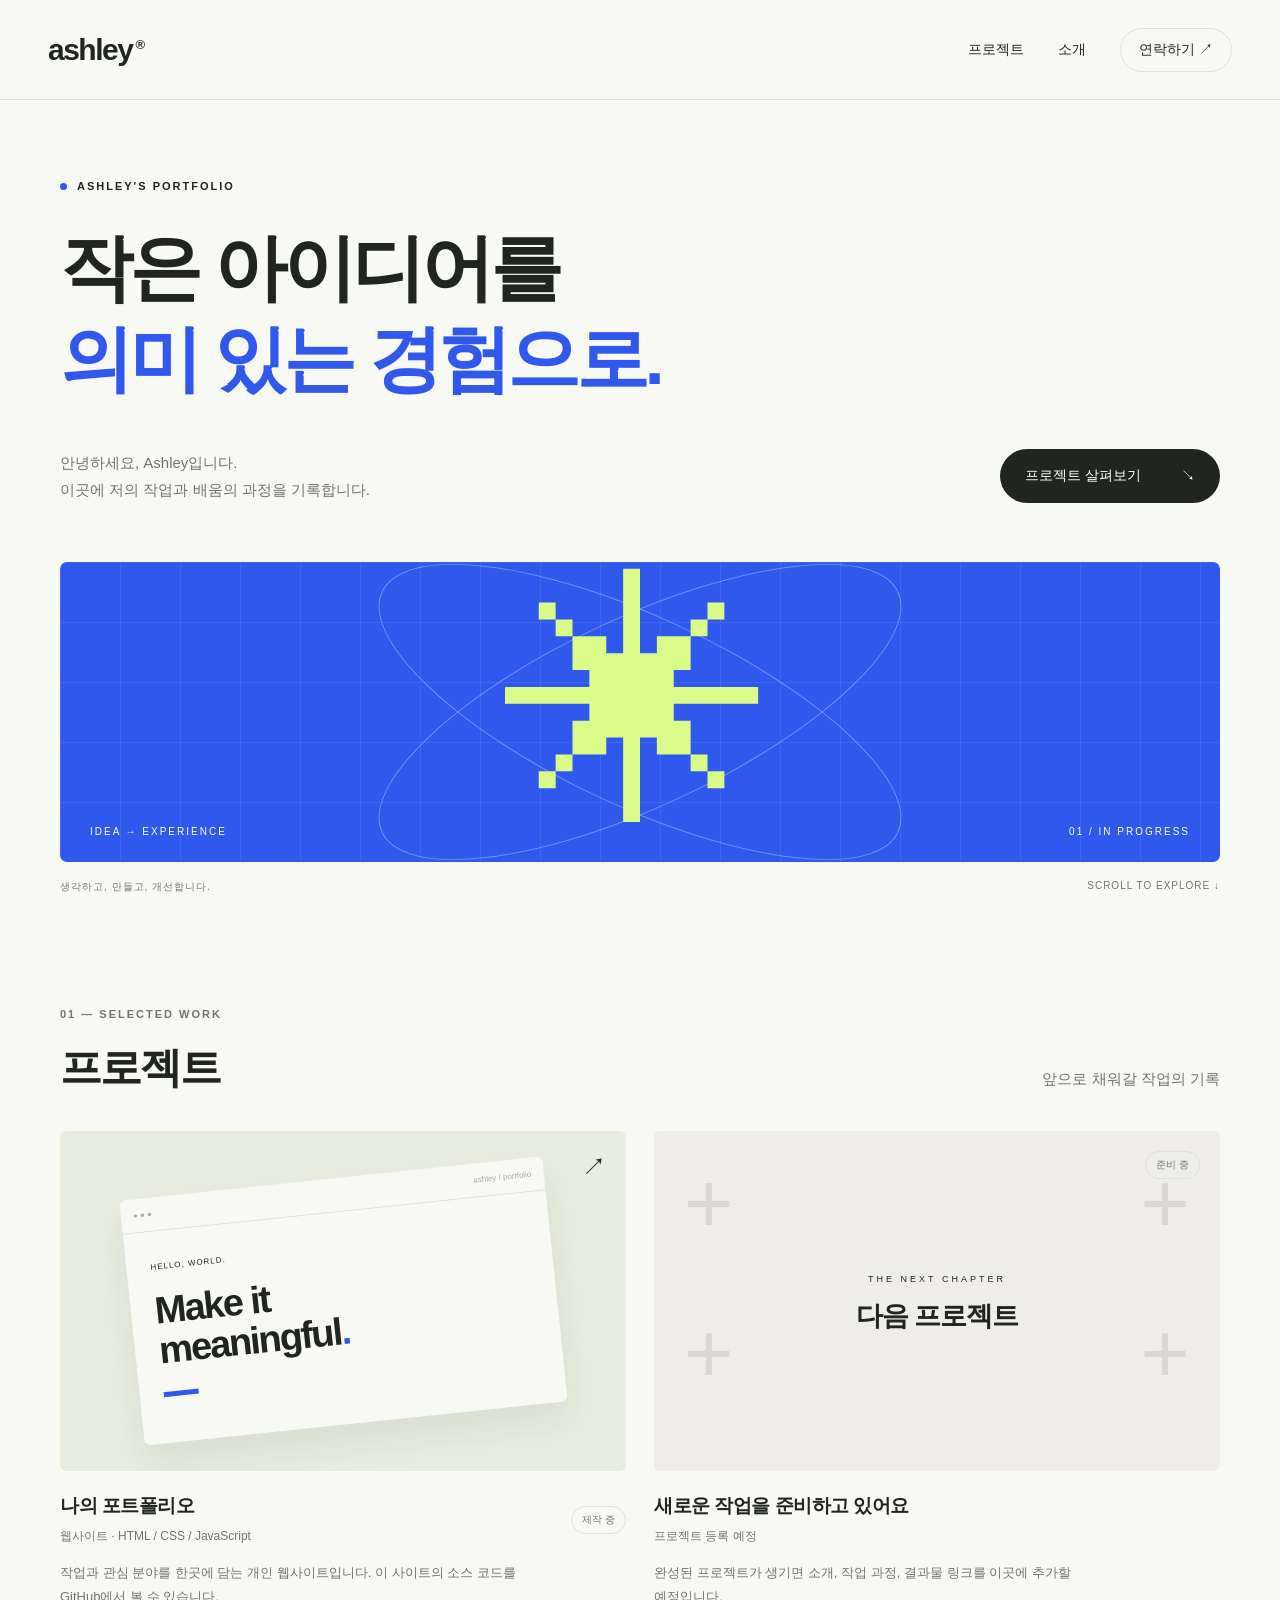
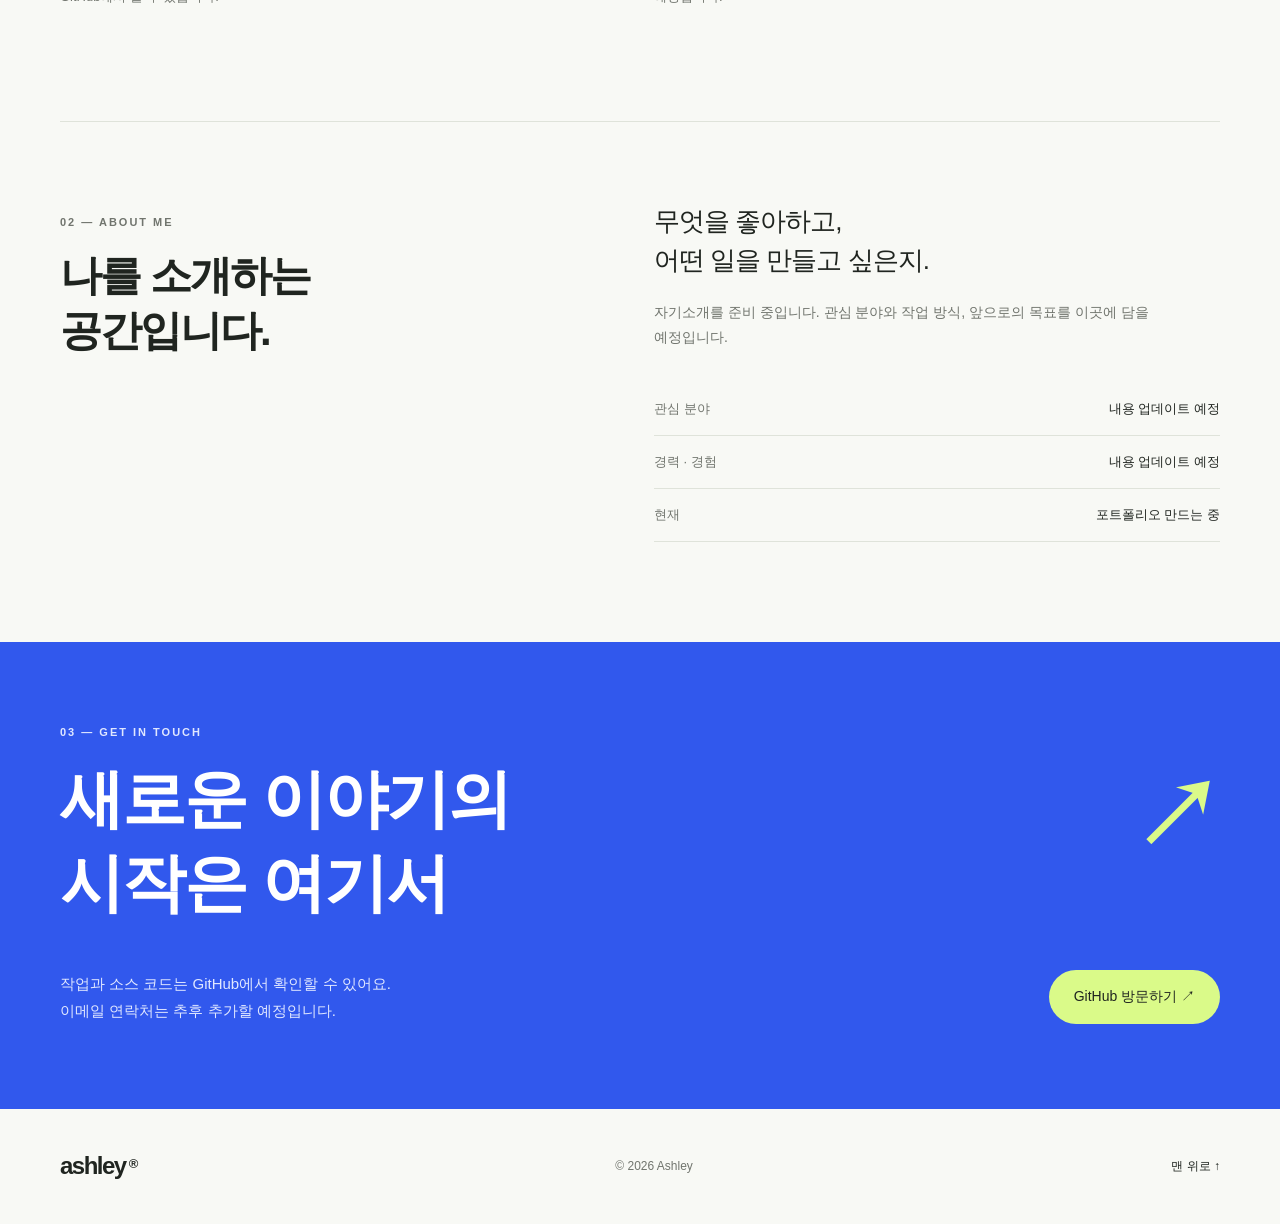
<file: index.html>
<!doctype html>
<html lang="ko">
<head>
<meta charset="utf-8">
<meta name="viewport" content="width=device-width, initial-scale=1">
<meta name="description" content="Ashley의 포트폴리오. 프로젝트와 관심 분야를 소개합니다.">
<title>Ashley — Portfolio</title>
<link rel="stylesheet" href="./style.css">
<script src="./script.js" defer></script>
</head>
<body>
<a class="skip" href="#main">본문으로 이동</a>
<header class="header"><a class="logo" href="#home" aria-label="Ashley 홈">ashley<span>®</span></a><nav aria-label="주요 메뉴"><a href="#work">프로젝트</a><a href="#about">소개</a><a href="#contact" class="nav-contact">연락하기 ↗</a></nav></header>
<main id="main">
<section class="hero wrap" id="home">
<div class="eyebrow"><span class="dot"></span> ASHLEY'S PORTFOLIO</div>
<h1>작은 아이디어를<br><span>의미 있는 경험으로.</span></h1>
<div class="hero-bottom"><p>안녕하세요, Ashley입니다.<br>이곳에 저의 작업과 배움의 과정을 기록합니다.</p><a class="button" href="#work">프로젝트 살펴보기 <span>↘</span></a></div>
<div class="hero-art" aria-hidden="true"><div class="art-grid"></div><div class="orbit orbit-one"></div><div class="orbit orbit-two"></div><div class="art-star">✳</div><span class="art-label">IDEA → EXPERIENCE</span><span class="art-number">01 / IN PROGRESS</span></div>
<div class="section-meta"><span>생각하고, 만들고, 개선합니다.</span><span>SCROLL TO EXPLORE ↓</span></div>
</section>
<section class="work wrap" id="work"><div class="section-title"><div><p class="eyebrow">01 — SELECTED WORK</p><h2>프로젝트</h2></div><p>앞으로 채워갈 작업의 기록</p></div>
<div class="project-grid">
<article class="project"><a class="project-visual visual-one" href="https://github.com/ashley900630-dev/APR" target="_blank" rel="noopener noreferrer" aria-label="APR 포트폴리오 GitHub 저장소 열기"><div class="mini-browser"><div class="browser-bar">● ● ● <span>ashley / portfolio</span></div><div class="browser-content"><span>HELLO, WORLD.</span><strong>Make it<br>meaningful<span>.</span></strong><div class="mini-line"></div></div></div><span class="project-arrow">↗</span></a><div class="project-info"><div><h3>나의 포트폴리오</h3><p>웹사이트 · HTML / CSS / JavaScript</p></div><span class="tag">제작 중</span></div><p class="project-description">작업과 관심 분야를 한곳에 담는 개인 웹사이트입니다. 이 사이트의 소스 코드를 GitHub에서 볼 수 있습니다.</p></article>
<article class="project"><div class="project-visual visual-two"><div class="coming-art" aria-hidden="true"><span>+</span><span>+</span><span>+</span><span>+</span></div><div class="coming-text"><span>THE NEXT CHAPTER</span><strong>다음 프로젝트</strong></div><span class="tag coming-tag">준비 중</span></div><div class="project-info"><div><h3>새로운 작업을 준비하고 있어요</h3><p>프로젝트 등록 예정</p></div></div><p class="project-description">완성된 프로젝트가 생기면 소개, 작업 과정, 결과물 링크를 이곳에 추가할 예정입니다.</p></article>
</div></section>
<section class="about wrap" id="about"><div><p class="eyebrow">02 — ABOUT ME</p><h2>나를 소개하는<br>공간입니다.</h2></div><div class="about-content"><p class="about-lead">무엇을 좋아하고,<br>어떤 일을 만들고 싶은지.</p><p>자기소개를 준비 중입니다. 관심 분야와 작업 방식, 앞으로의 목표를 이곳에 담을 예정입니다.</p><div class="about-row"><span>관심 분야</span><strong>내용 업데이트 예정</strong></div><div class="about-row"><span>경력 · 경험</span><strong>내용 업데이트 예정</strong></div><div class="about-row"><span>현재</span><strong>포트폴리오 만드는 중</strong></div></div></section>
<section class="contact" id="contact"><div class="wrap"><p class="eyebrow">03 — GET IN TOUCH</p><h2>새로운 이야기의<br>시작은 여기서<span>↗</span></h2><div class="contact-bottom"><p>작업과 소스 코드는 GitHub에서 확인할 수 있어요.<br>이메일 연락처는 추후 추가할 예정입니다.</p><a class="button light" href="https://github.com/ashley900630-dev" target="_blank" rel="noopener noreferrer">GitHub 방문하기 ↗</a></div></div></section>
</main><footer class="wrap"><a class="logo" href="#home">ashley<span>®</span></a><p>© <span id="year">2026</span> Ashley</p><a href="#home">맨 위로 ↑</a></footer>
</body></html>
</file>
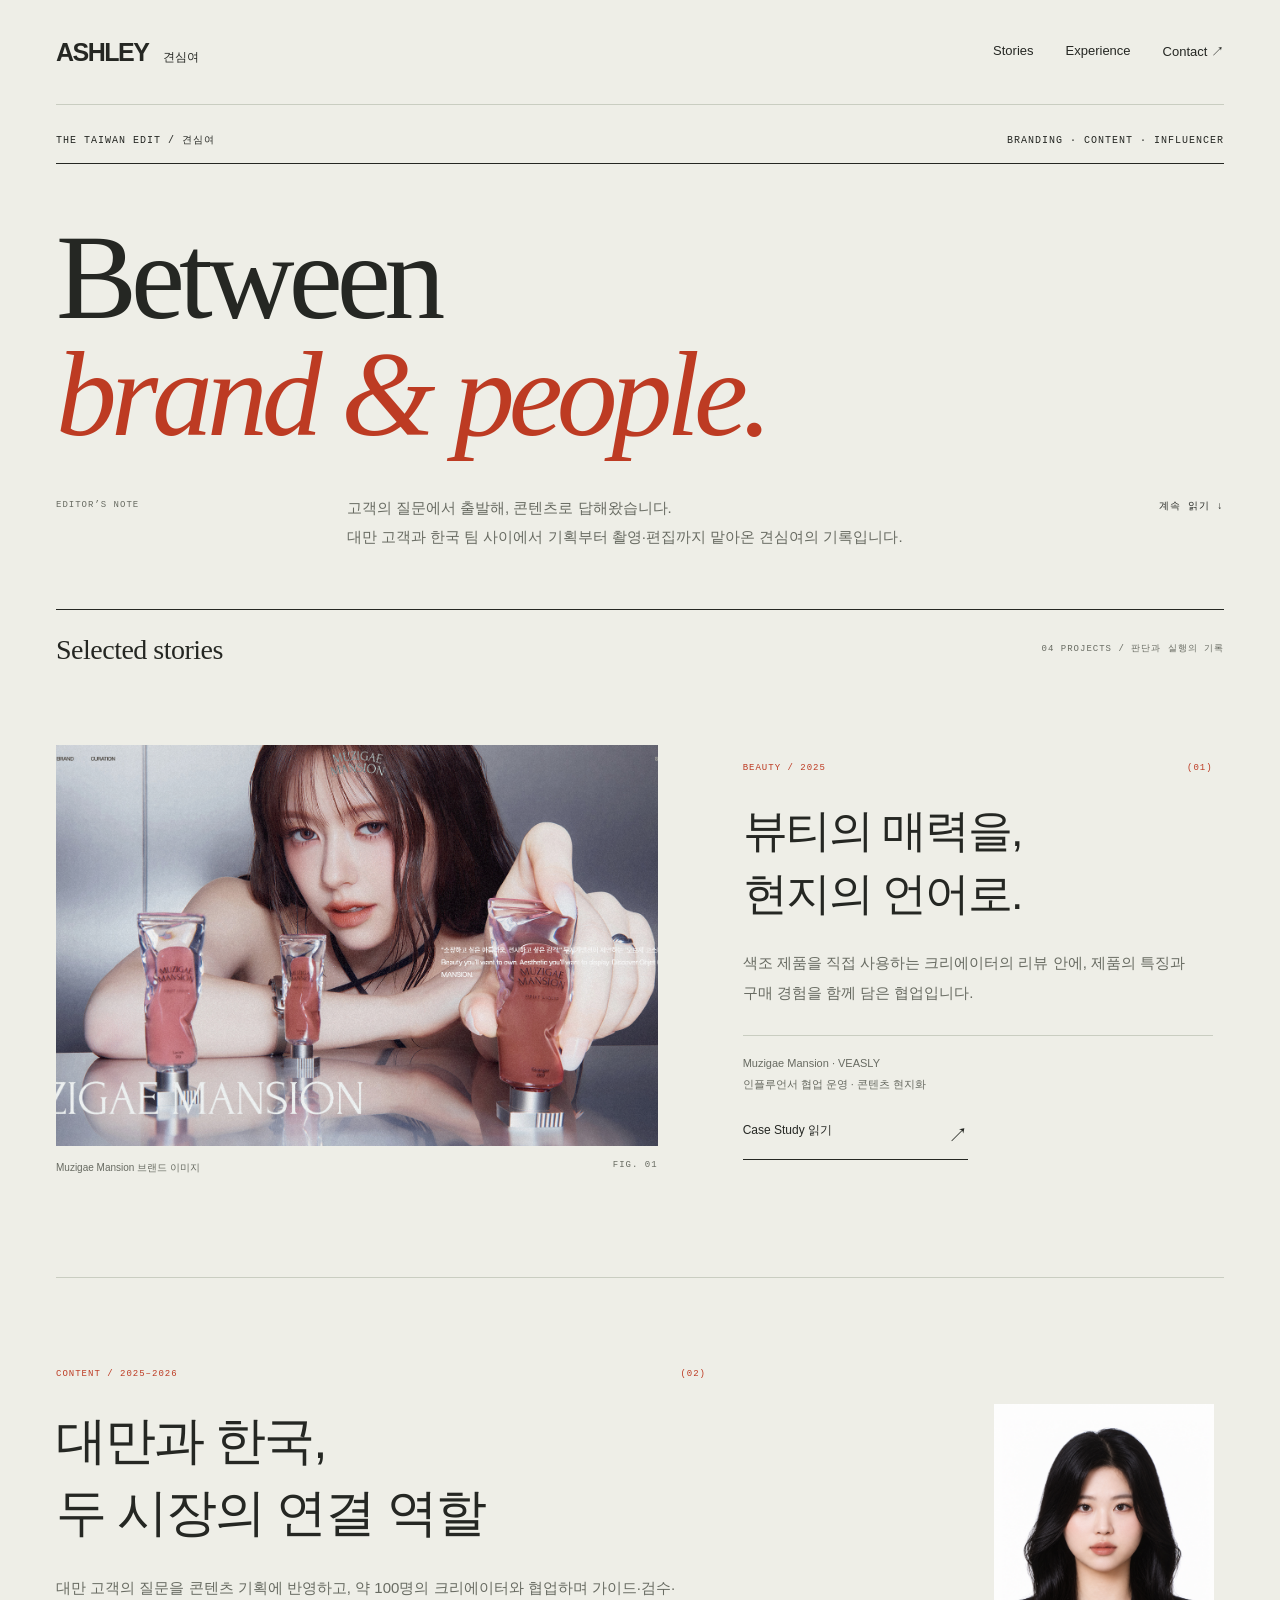
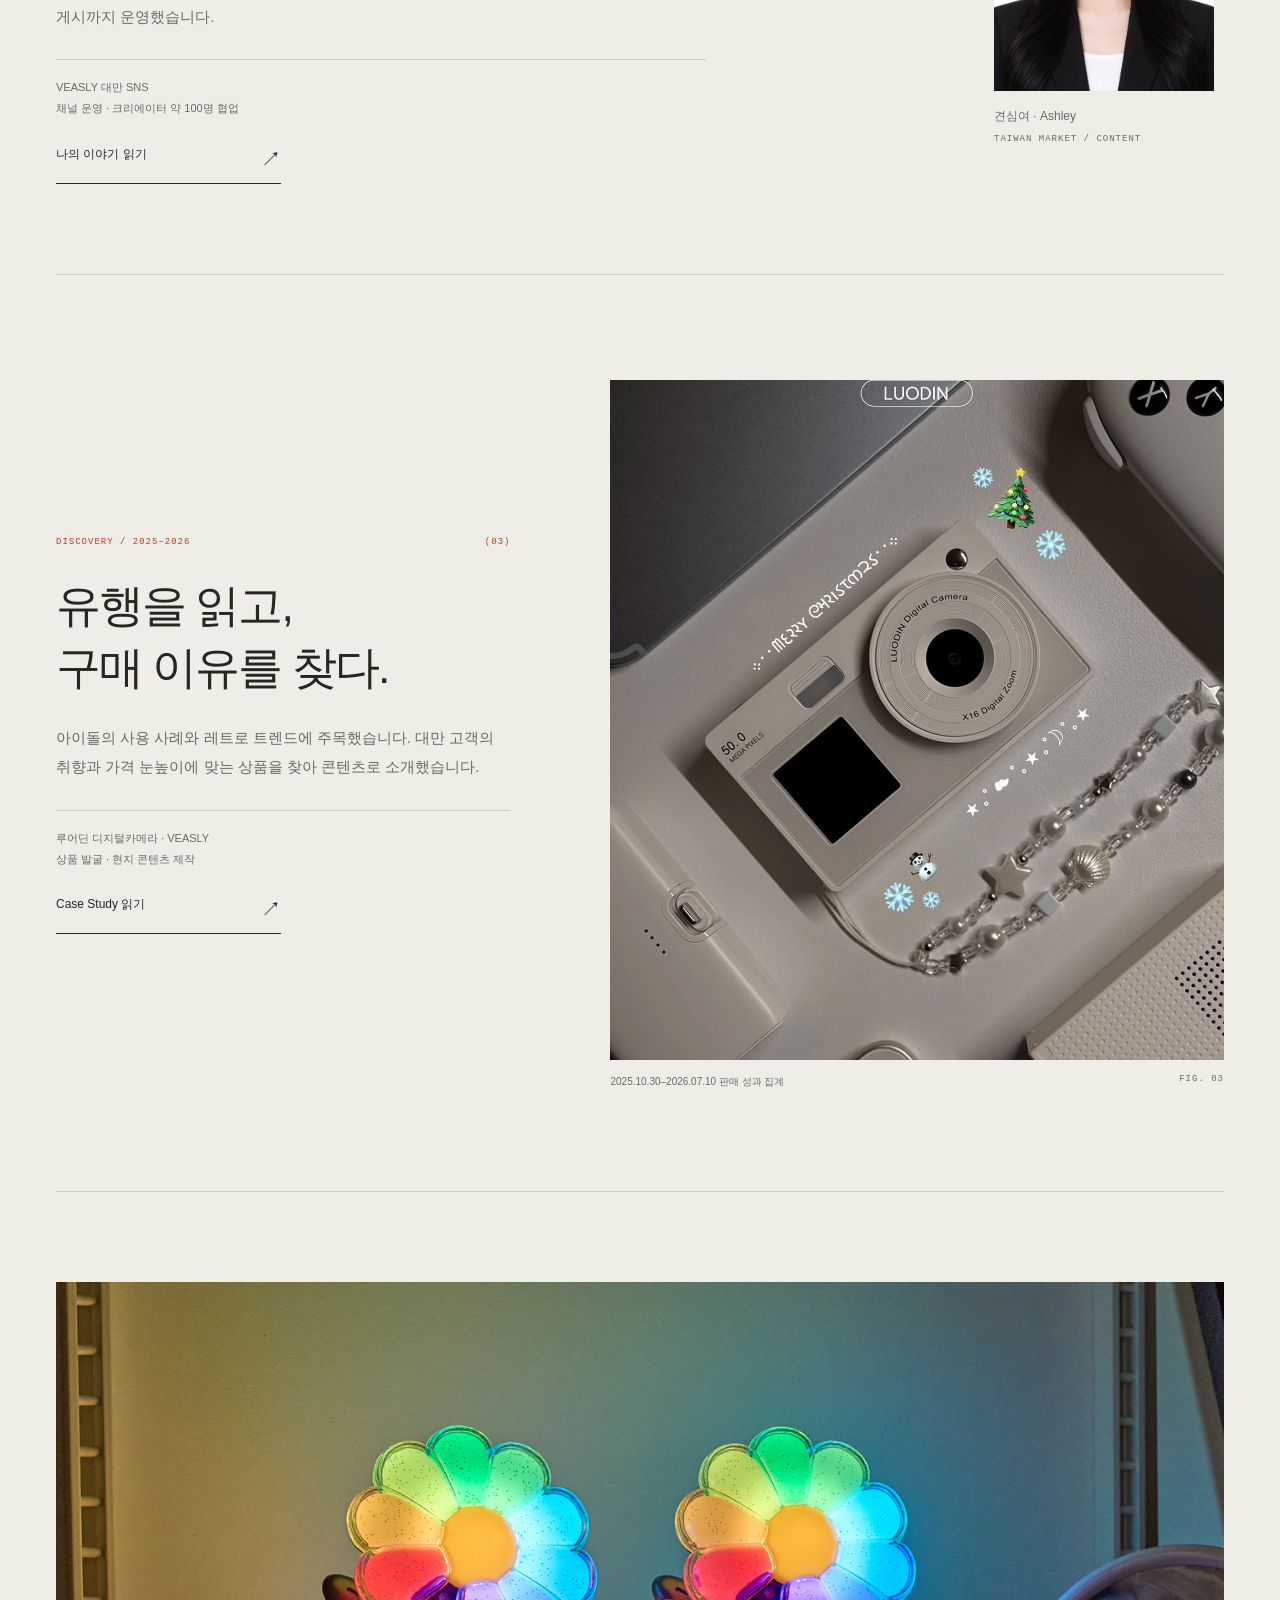
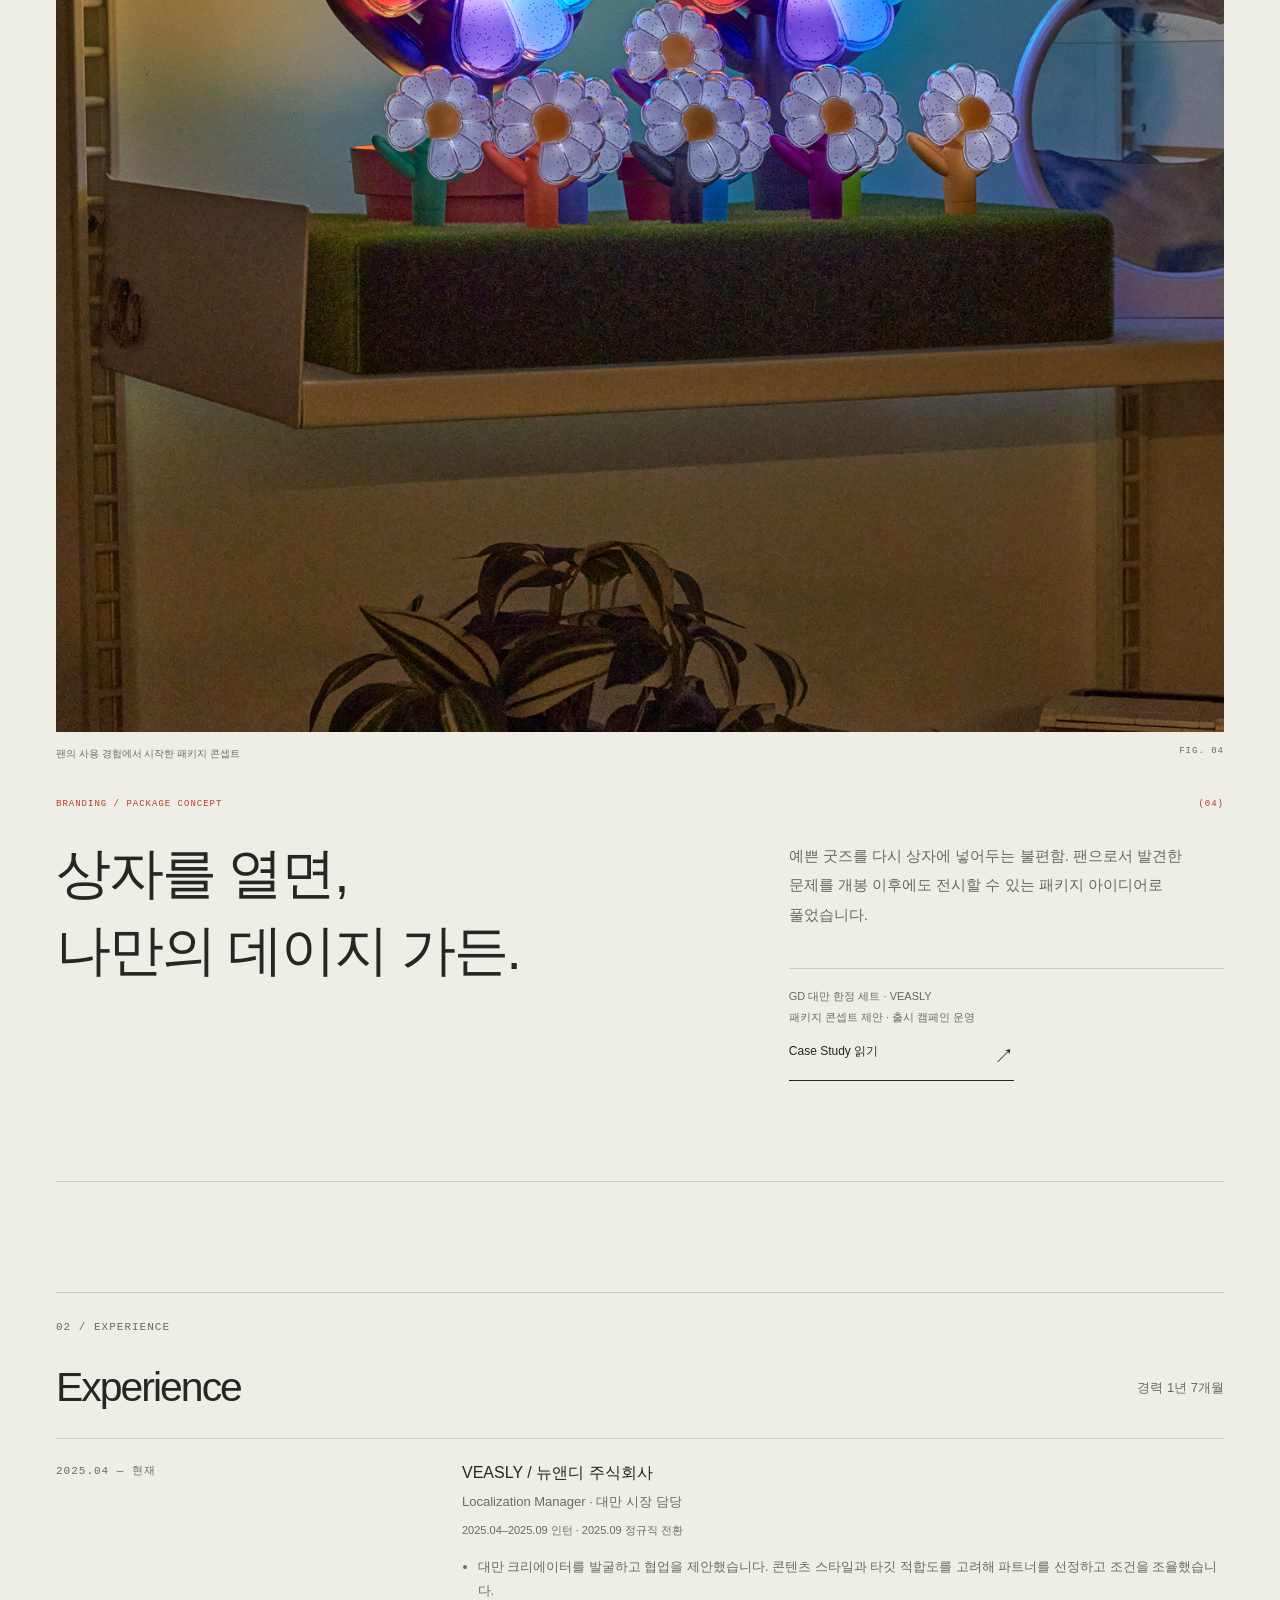
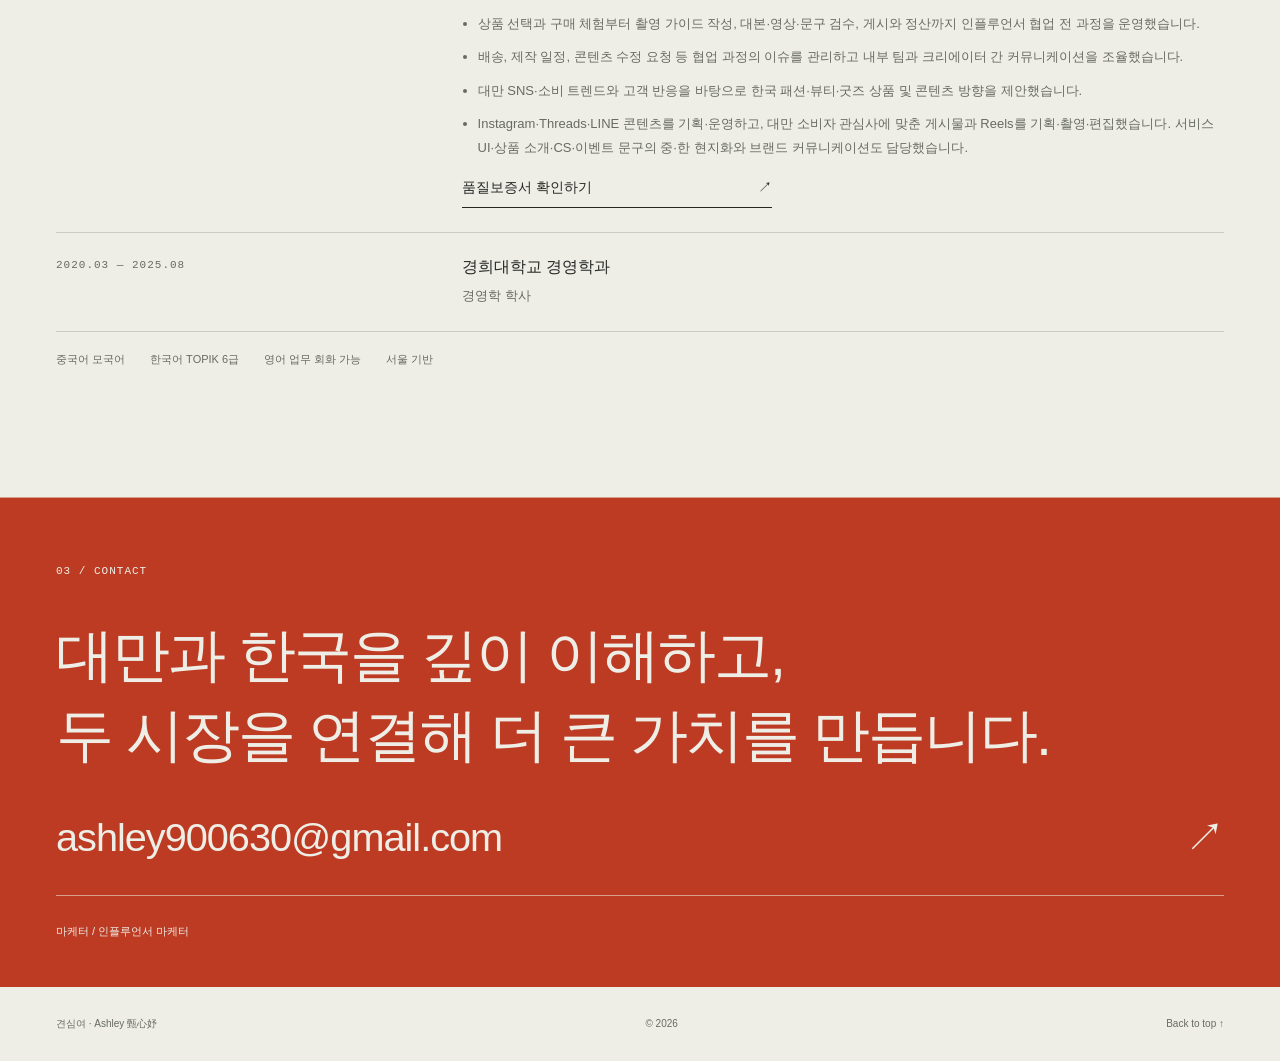
<file: portfolio/index.html>
<!doctype html><html lang="ko"><head><meta charset="utf-8"><meta name="viewport" content="width=device-width, initial-scale=1"><meta name="description" content="견심여의 마케팅 포트폴리오. 브랜딩, 콘텐츠, 대만 인플루언서 협업과 현지화 사례."><meta name="theme-color" content="#eeeee7"><title>견심여 — 브랜드와 대만 소비자를 연결하는 마케터</title><link rel="icon" href="./assets/favicon.svg" type="image/svg+xml"><link rel="stylesheet" href="./style.css?v=apr-role-order-20261009-2"><script src="./script.js" defer></script></head><body id="top"><a class="skip" href="#main">본문으로 이동</a><header class="header"><a class="wordmark" href="#home" aria-label="견심여 홈">ASHLEY<span>견심여</span></a><nav aria-label="주요 메뉴"><a href="#work">Stories</a><a href="#about">Experience</a><a href="#contact">Contact <span aria-hidden="true">↗</span></a></nav></header><main id="main"><section class="editorial-intro wrap" id="home"><div class="issue-line mono"><span>THE TAIWAN EDIT / 견심여</span><span>BRANDING · CONTENT · INFLUENCER</span></div><h1>Between<br><em>brand & people.</em></h1><div class="editors-note"><span class="mono">EDITOR’S NOTE</span><p>고객의 질문에서 출발해, 콘텐츠로 답해왔습니다.<br>대만 고객과 한국 팀 사이에서 기획부터 촬영·편집까지 맡아온 견심여의 기록입니다.</p><a href="#work" class="mono">계속 읽기 ↓</a></div></section><section class="editorial-work wrap" id="work"><div class="contents-line"><h2>Selected stories</h2><span class="mono">04 PROJECTS / 판단과 실행의 기록</span></div><article class="editorial-story story-beauty"><div class="story-copy"><div class="story-kicker mono"><span>BEAUTY / 2025</span><span>(01)</span></div><h3><a href="beauty.html">뷰티의 매력을,<br>현지의 언어로.</a></h3><p class="story-description">색조 제품을 직접 사용하는 크리에이터의 리뷰 안에, 제품의 특징과 구매 경험을 함께 담은 협업입니다.</p><p class="story-role">Muzigae Mansion · VEASLY<br>인플루언서 협업 운영 · 콘텐츠 현지화</p><a class="story-read" href="beauty.html">Case Study 읽기 <span aria-hidden="true">↗</span></a></div><figure class="story-figure"><a href="beauty.html" aria-label="Muzigae Mansion · VEASLY Case Study"><img src="./assets/beauty-brand.png" width="1897" height="953" alt="Muzigae Mansion 브랜드 비주얼과 색조 제품" fetchpriority="high"></a><figcaption><span>Muzigae Mansion 브랜드 이미지</span><span class="mono">FIG. 01</span></figcaption></figure></article><article class="editorial-story story-social" id="social-story"><div class="story-copy"><div class="story-kicker mono"><span>CONTENT / 2025–2026</span><span>(02)</span></div><h3><a href="social.html">대만과 한국,<br>두 시장의 연결 역할</a></h3><p class="story-description">대만 고객의 질문을 콘텐츠 기획에 반영하고, 약 100명의 크리에이터와 협업하며 가이드·검수·게시까지 운영했습니다.</p><p class="story-role">VEASLY 대만 SNS<br>채널 운영 · 크리에이터 약 100명 협업</p><a class="story-read" href="social.html">나의 이야기 읽기 <span aria-hidden="true">↗</span></a></div><figure class="profile-preview"><a href="social.html" aria-label="견심여의 콘텐츠와 채널 운영 이야기"><img src="./assets/ashley-portrait.png" width="1099" height="1431" alt="마케터 견심여 프로필 사진"></a><figcaption>견심여 · Ashley<span>TAIWAN MARKET / CONTENT</span></figcaption></figure></article><article class="editorial-story story-camera" id="camera-story"><div class="story-copy"><div class="story-kicker mono"><span>DISCOVERY / 2025–2026</span><span>(03)</span></div><h3><a href="camera.html?v=social-20261009">유행을 읽고,<br>구매 이유를 찾다.</a></h3><p class="story-description">아이돌의 사용 사례와 레트로 트렌드에 주목했습니다. 대만 고객의 취향과 가격 눈높이에 맞는 상품을 찾아 콘텐츠로 소개했습니다.</p><p class="story-role">루어딘 디지털카메라 · VEASLY<br>상품 발굴 · 현지 콘텐츠 제작</p><a class="story-read" href="camera.html?v=social-20261009">Case Study 읽기 <span aria-hidden="true">↗</span></a></div><figure class="story-figure"><a href="camera.html?v=social-20261009" aria-label="루어딘 디지털카메라 · VEASLY Case Study"><img src="./assets/camera.jpg" width="1170" height="1463" alt="루어딘 디지털카메라 콘텐츠 이미지" loading="lazy"></a><figcaption><span>2025.10.30–2026.07.10 판매 성과 집계</span><span class="mono">FIG. 03</span></figcaption></figure></article><article class="editorial-story story-gd" id="gd-story"><div class="story-copy"><div class="story-kicker mono"><span>BRANDING / PACKAGE CONCEPT</span><span>(04)</span></div><h3><a href="gd.html">상자를 열면,<br>나만의 데이지 가든.</a></h3><p class="story-description">예쁜 굿즈를 다시 상자에 넣어두는 불편함. 팬으로서 발견한 문제를 개봉 이후에도 전시할 수 있는 패키지 아이디어로 풀었습니다.</p><p class="story-role">GD 대만 한정 세트 · VEASLY<br>패키지 콘셉트 제안 · 출시 캠페인 운영</p><a class="story-read" href="gd.html">Case Study 읽기 <span aria-hidden="true">↗</span></a></div><figure class="story-figure"><a href="gd.html" aria-label="GD 대만 한정 세트 · VEASLY Case Study"><img src="./assets/gd-garden.png" width="1393" height="1252" alt="데이지 굿즈를 가든 전시대에 배치한 실제 사진" loading="lazy"></a><figcaption><span>팬의 사용 경험에서 시작한 패키지 콘셉트</span><span class="mono">FIG. 04</span></figcaption></figure></article></section><section class="about wrap" id="about"><div class="section-label mono">02 / EXPERIENCE</div><div class="about-body"><div class="career"><div class="career-head" id="experience"><h2>Experience</h2><span>경력 1년 7개월</span></div><div class="career-row"><span class="mono">2025.04 — 현재</span><div><h4>VEASLY / 뉴앤디 주식회사</h4><p>Localization Manager · 대만 시장 담당</p><p class="small">2025.04–2025.09 인턴 · 2025.09 정규직 전환</p><ul class="experience-duties"><li>대만 크리에이터를 발굴하고 협업을 제안했습니다. 콘텐츠 스타일과 타깃 적합도를 고려해 파트너를 선정하고 조건을 조율했습니다.</li><li>상품 선택과 구매 체험부터 촬영 가이드 작성, 대본·영상·문구 검수, 게시와 정산까지 인플루언서 협업 전 과정을 운영했습니다.</li><li>배송, 제작 일정, 콘텐츠 수정 요청 등 협업 과정의 이슈를 관리하고 내부 팀과 크리에이터 간 커뮤니케이션을 조율했습니다.</li><li>대만 SNS·소비 트렌드와 고객 반응을 바탕으로 한국 패션·뷰티·굿즈 상품 및 콘텐츠 방향을 제안했습니다.</li><li>Instagram·Threads·LINE 콘텐츠를 기획·운영하고, 대만 소비자 관심사에 맞춘 게시물과 Reels를 기획·촬영·편집했습니다. 서비스 UI·상품 소개·CS·이벤트 문구의 중·한 현지화와 브랜드 커뮤니케이션도 담당했습니다.</li></ul><div class="recommendation-cta"><a href="./assets/recommendation-letter.pdf" target="_blank" rel="noopener noreferrer">품질보증서 확인하기 <span aria-hidden="true">↗</span></a></div></div></div><div class="career-row"><span class="mono">2020.03 — 2025.08</span><div><h4>경희대학교 경영학과</h4><p>경영학 학사</p></div></div><div class="language"><span>중국어 모국어</span><span>한국어 TOPIK 6급</span><span>영어 업무 회화 가능</span><span>서울 기반</span></div></div></div></section><section class="contact" id="contact"><div class="wrap"><div class="section-label mono">03 / CONTACT</div><h2>대만과 한국을 깊이 이해하고,<br>두 시장을 연결해 더 큰 가치를 만듭니다.</h2><a class="email" href="mailto:ashley900630@gmail.com">ashley900630@gmail.com <span aria-hidden="true">↗</span></a><div class="contact-links"><span>마케터 / 인플루언서 마케터</span></div></div></section></main><footer class="wrap footer"><span>견심여 · Ashley 甄心妤</span><span>© <span id="year">2026</span></span><a href="#top">Back to top ↑</a></footer></body></html>
</file>
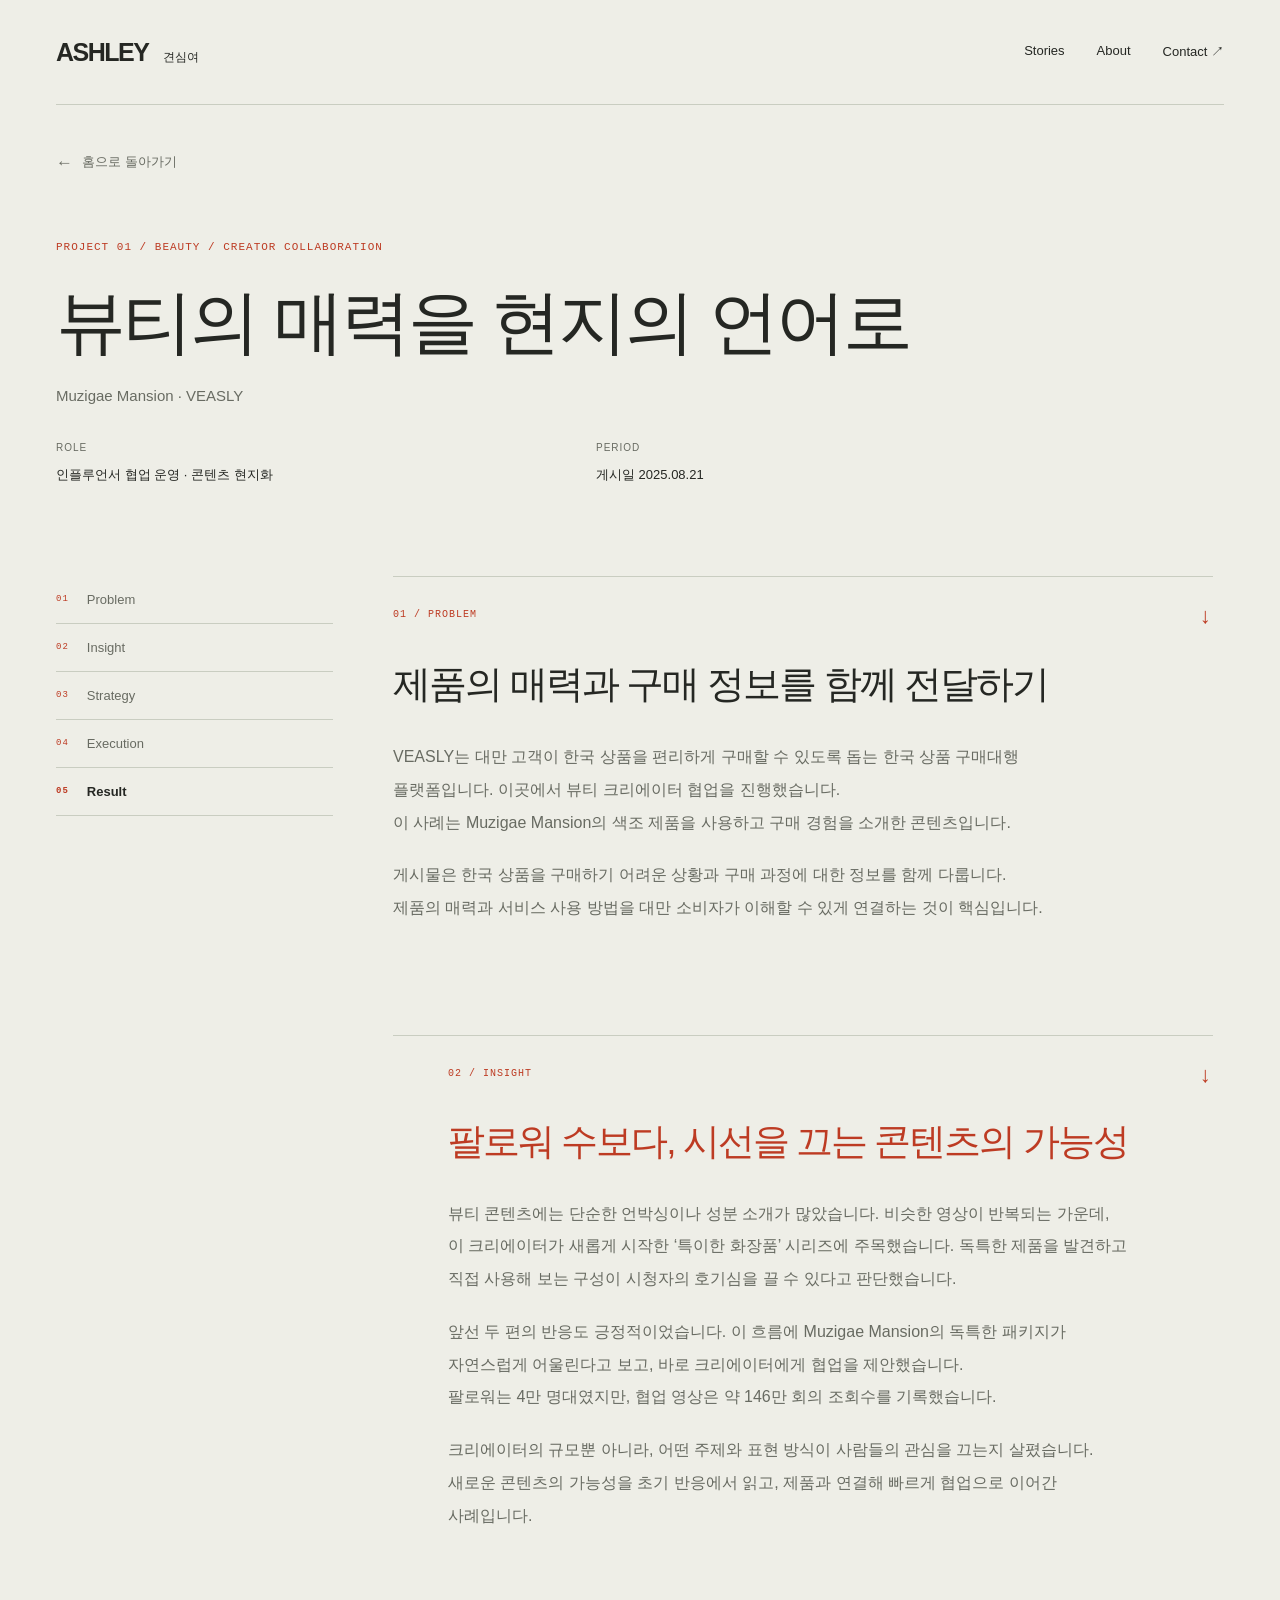
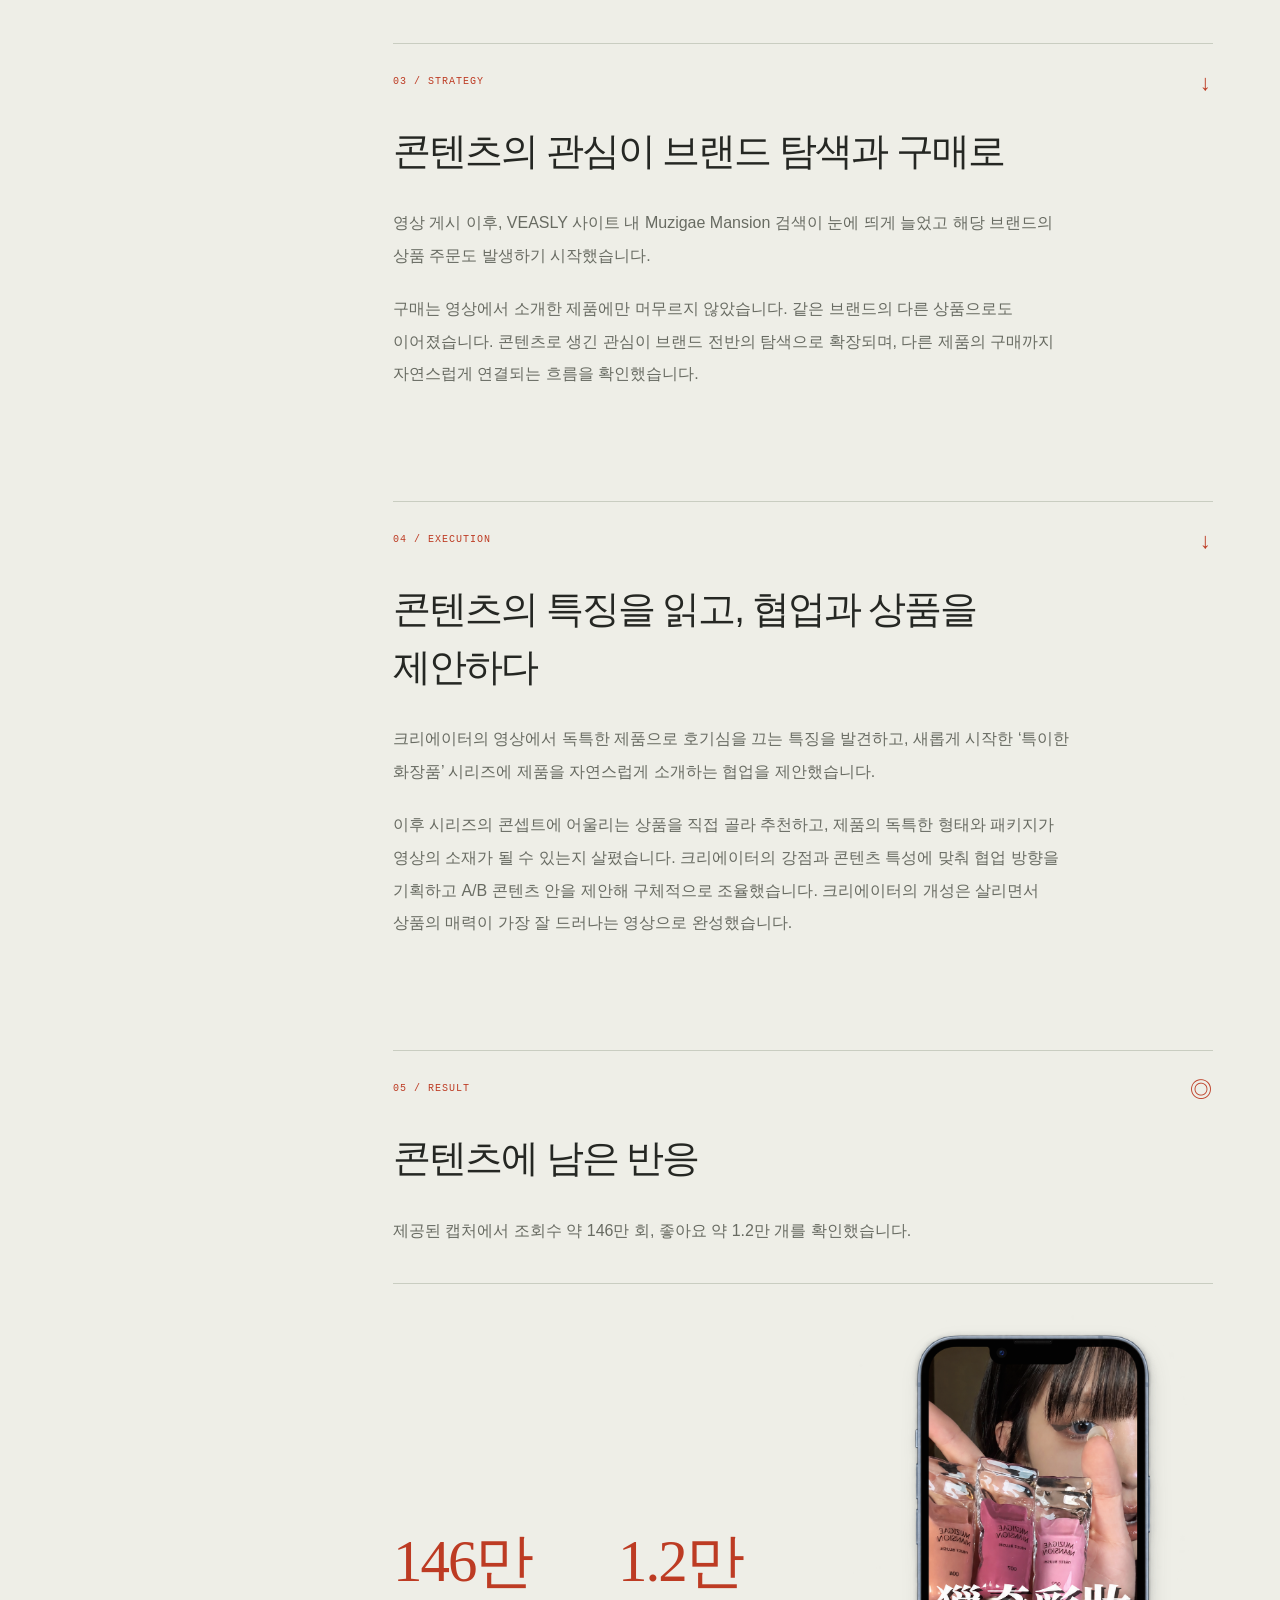
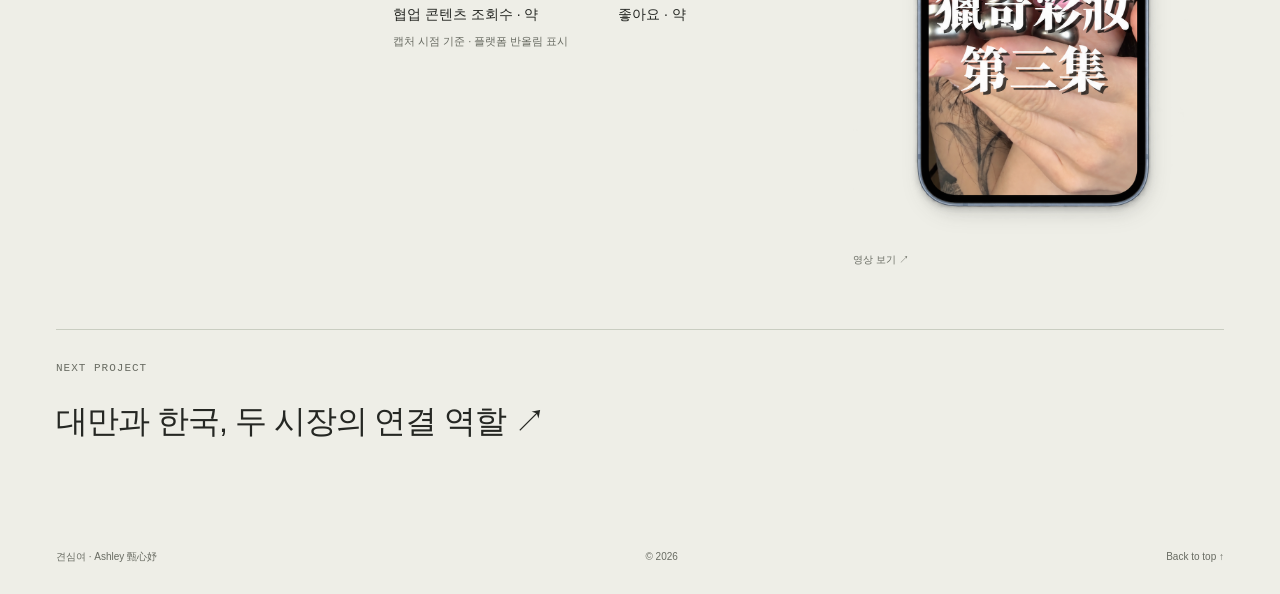
<file: portfolio/beauty.html>
<!doctype html><html lang="ko"><head><meta charset="utf-8"><meta name="viewport" content="width=device-width, initial-scale=1"><meta name="description" content="Muzigae Mansion · VEASLY / 인플루언서 협업 운영 · 콘텐츠 현지화"><meta name="theme-color" content="#eeeee7"><title>뷰티의 매력을 현지의 언어로 — 견심여</title><link rel="icon" href="./assets/favicon.svg" type="image/svg+xml"><link rel="stylesheet" href="./style.css?v=apr-role-order-20261009-2"><script src="./script.js" defer></script></head><body id="top"><a class="skip" href="#main">본문으로 이동</a><header class="header"><a class="wordmark" href="index.html#home" aria-label="견심여 홈">ASHLEY<span>견심여</span></a><nav aria-label="주요 메뉴"><a href="index.html#work">Stories</a><a href="index.html#about">About</a><a href="index.html#contact">Contact <span aria-hidden="true">↗</span></a></nav></header><main id="main" class="case-main wrap narrative-case"><a class="back-link" href="./index.html#home"><span aria-hidden="true">←</span> 홈으로 돌아가기</a><div class="case-title"><p class="mono">PROJECT 01 / BEAUTY / CREATOR COLLABORATION</p><h1>뷰티의 매력을 현지의 언어로</h1><p class="case-brand">Muzigae Mansion · VEASLY</p><dl class="case-meta"><div><dt>ROLE</dt><dd>인플루언서 협업 운영 · 콘텐츠 현지화</dd></div><div><dt>PERIOD</dt><dd>게시일 2025.08.21</dd></div></dl></div><div class="story-flow"><nav class="story-progress" aria-label="프로젝트 이야기 순서"><a href="#problem" data-stage="problem"><span class="mono">01</span>Problem</a><a href="#insight" data-stage="insight"><span class="mono">02</span>Insight</a><a href="#strategy" data-stage="strategy"><span class="mono">03</span>Strategy</a><a href="#execution" data-stage="execution"><span class="mono">04</span>Execution</a><a href="#result" data-stage="result"><span class="mono">05</span>Result</a></nav><div class="story-chapters"><section class="story-chapter" id="problem"><div class="chapter-label mono"><span>01 / PROBLEM</span><span aria-hidden="true">↓</span></div><h2>제품의 매력과 구매 정보를 함께 전달하기</h2><p>VEASLY는 대만 고객이 한국 상품을 편리하게 구매할 수 있도록 돕는 한국 상품 구매대행 플랫폼입니다. 이곳에서 뷰티 크리에이터 협업을 진행했습니다.<br>이 사례는 Muzigae Mansion의 색조 제품을 사용하고 구매 경험을 소개한 콘텐츠입니다.</p><p>게시물은 한국 상품을 구매하기 어려운 상황과 구매 과정에 대한 정보를 함께 다룹니다.<br>제품의 매력과 서비스 사용 방법을 대만 소비자가 이해할 수 있게 연결하는 것이 핵심입니다.</p></section><section class="story-chapter" id="insight"><div class="chapter-label mono"><span>02 / INSIGHT</span><span aria-hidden="true">↓</span></div><h2>팔로워 수보다, 시선을 끄는 콘텐츠의 가능성</h2><p>뷰티 콘텐츠에는 단순한 언박싱이나 성분 소개가 많았습니다. 비슷한 영상이 반복되는 가운데, 이 크리에이터가 새롭게 시작한 ‘특이한 화장품’ 시리즈에 주목했습니다. 독특한 제품을 발견하고 직접 사용해 보는 구성이 시청자의 호기심을 끌 수 있다고 판단했습니다.</p><p>앞선 두 편의 반응도 긍정적이었습니다. 이 흐름에 Muzigae Mansion의 독특한 패키지가 자연스럽게 어울린다고 보고, 바로 크리에이터에게 협업을 제안했습니다.<br>팔로워는 4만 명대였지만, 협업 영상은 약 146만 회의 조회수를 기록했습니다.</p><p>크리에이터의 규모뿐 아니라, 어떤 주제와 표현 방식이 사람들의 관심을 끄는지 살폈습니다. 새로운 콘텐츠의 가능성을 초기 반응에서 읽고, 제품과 연결해 빠르게 협업으로 이어간 사례입니다.</p></section><section class="story-chapter" id="strategy"><div class="chapter-label mono"><span>03 / STRATEGY</span><span aria-hidden="true">↓</span></div><h2>콘텐츠의 관심이 브랜드 탐색과 구매로</h2><p>영상 게시 이후, VEASLY 사이트 내 Muzigae Mansion 검색이 눈에 띄게 늘었고 해당 브랜드의 상품 주문도 발생하기 시작했습니다.</p><p>구매는 영상에서 소개한 제품에만 머무르지 않았습니다. 같은 브랜드의 다른 상품으로도 이어졌습니다. 콘텐츠로 생긴 관심이 브랜드 전반의 탐색으로 확장되며, 다른 제품의 구매까지 자연스럽게 연결되는 흐름을 확인했습니다.</p></section><section class="story-chapter" id="execution"><div class="chapter-label mono"><span>04 / EXECUTION</span><span aria-hidden="true">↓</span></div><h2>콘텐츠의 특징을 읽고, 협업과 상품을 제안하다</h2><p>크리에이터의 영상에서 독특한 제품으로 호기심을 끄는 특징을 발견하고, 새롭게 시작한 ‘특이한 화장품’ 시리즈에 제품을 자연스럽게 소개하는 협업을 제안했습니다.</p><p>이후 시리즈의 콘셉트에 어울리는 상품을 직접 골라 추천하고, 제품의 독특한 형태와 패키지가 영상의 소재가 될 수 있는지 살폈습니다. 크리에이터의 강점과 콘텐츠 특성에 맞춰 협업 방향을 기획하고 A/B 콘텐츠 안을 제안해 구체적으로 조율했습니다. 크리에이터의 개성은 살리면서 상품의 매력이 가장 잘 드러나는 영상으로 완성했습니다.</p></section><section class="story-chapter" id="result"><div class="chapter-label mono"><span>05 / RESULT</span><span aria-hidden="true">◎</span></div><h2>콘텐츠에 남은 반응</h2><p>제공된 캡처에서 조회수 약 146만 회, 좋아요 약 1.2만 개를 확인했습니다.</p><div class="beauty-result-spread"><div class="beauty-result-stats"><div class="case-metric"><strong>146만</strong><span>협업 콘텐츠 조회수 · 약</span><small>캡처 시점 기준 · 플랫폼 반올림 표시</small></div><div class="beauty-secondary-metrics"><div><strong>1.2만</strong><span>좋아요 · 약</span></div></div></div><figure class="beauty-result-phone"><a href="https://www.instagram.com/p/DNnHsv1TJXb/" target="_blank" rel="noopener noreferrer" aria-label="觀看美妝合作影片，於新分頁開啟 Instagram"><img src="./assets/beauty-phone-soft.png" alt="Muzigae Mansion 合作影片的手機展示圖" loading="lazy"></a><figcaption><a href="https://www.instagram.com/p/DNnHsv1TJXb/" target="_blank" rel="noopener noreferrer">영상 보기 ↗</a></figcaption></figure></div></section></div></div><div class="next-project"><span class="mono">NEXT PROJECT</span><a href="social.html">대만과 한국, 두 시장의 연결 역할 ↗</a></div></main><footer class="wrap footer"><span>견심여 · Ashley 甄心妤</span><span>© <span id="year">2026</span></span><a href="#top">Back to top ↑</a></footer></body></html>
</file>
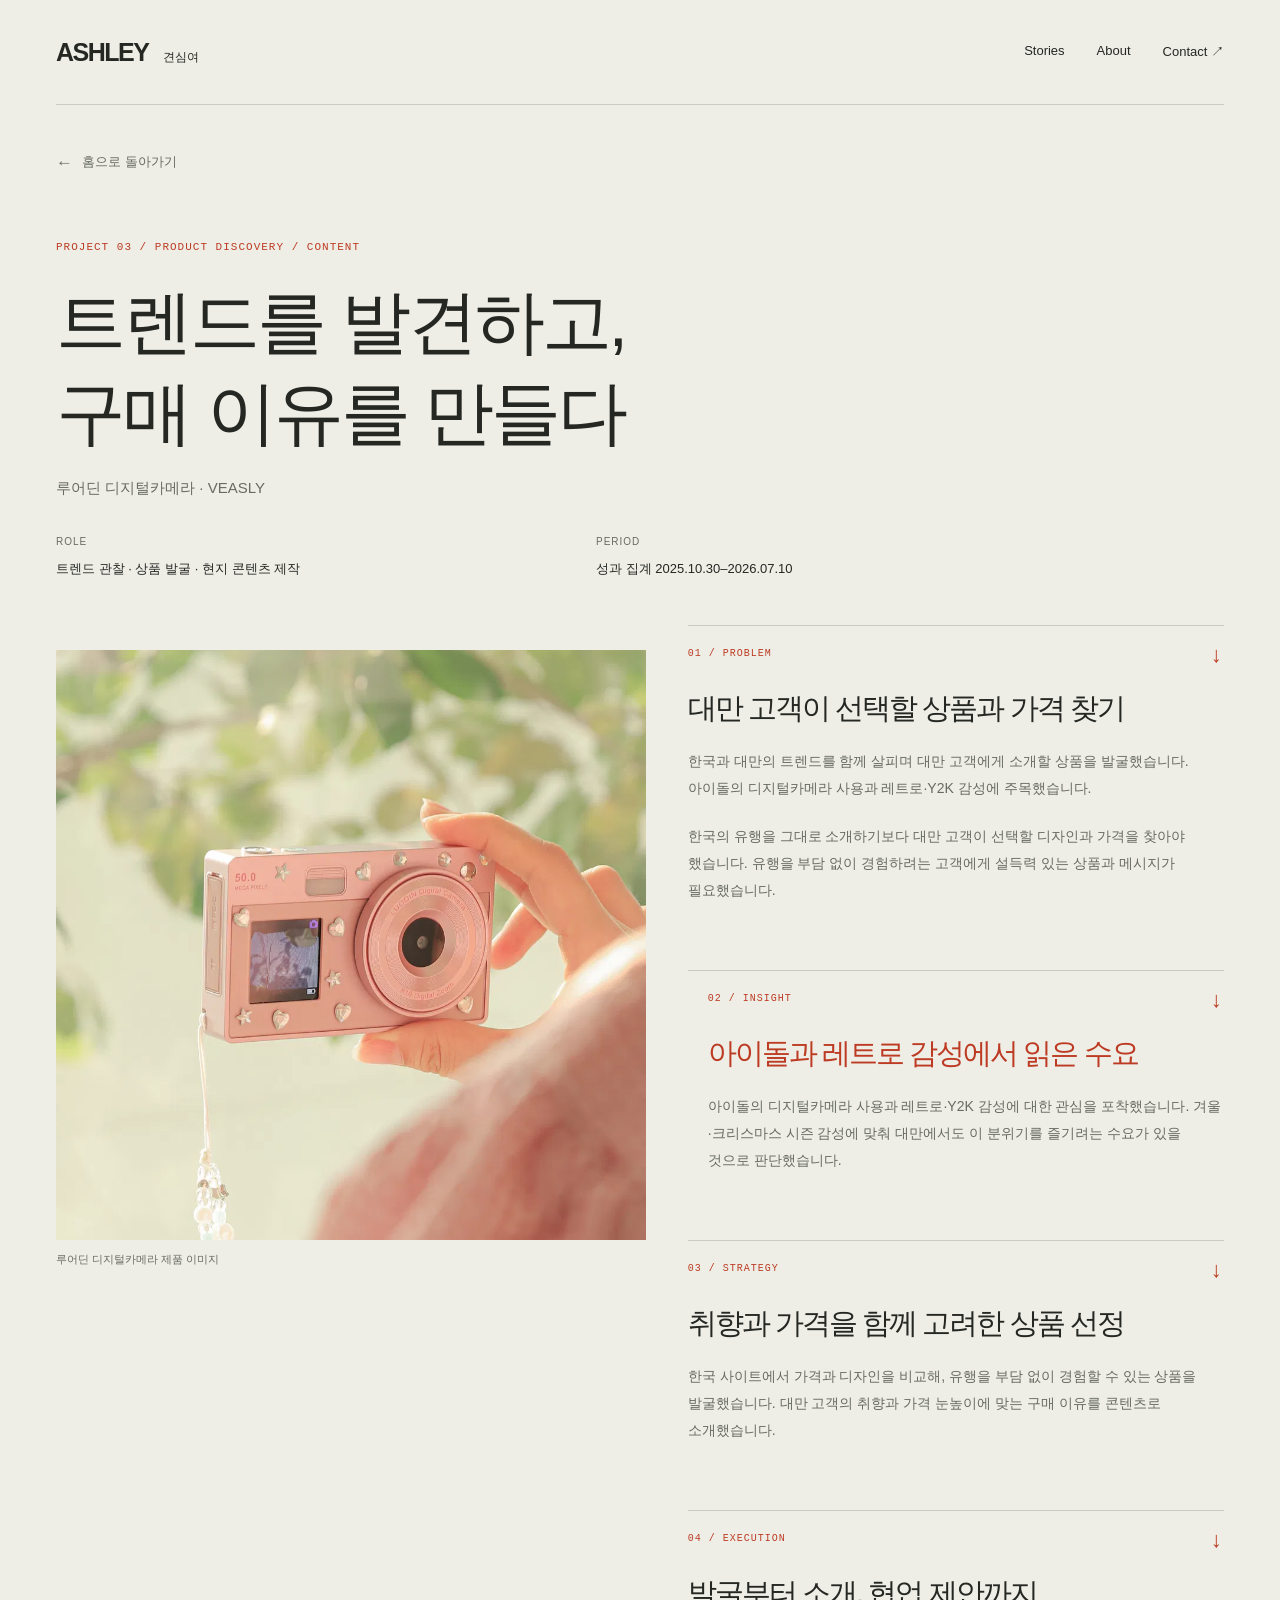
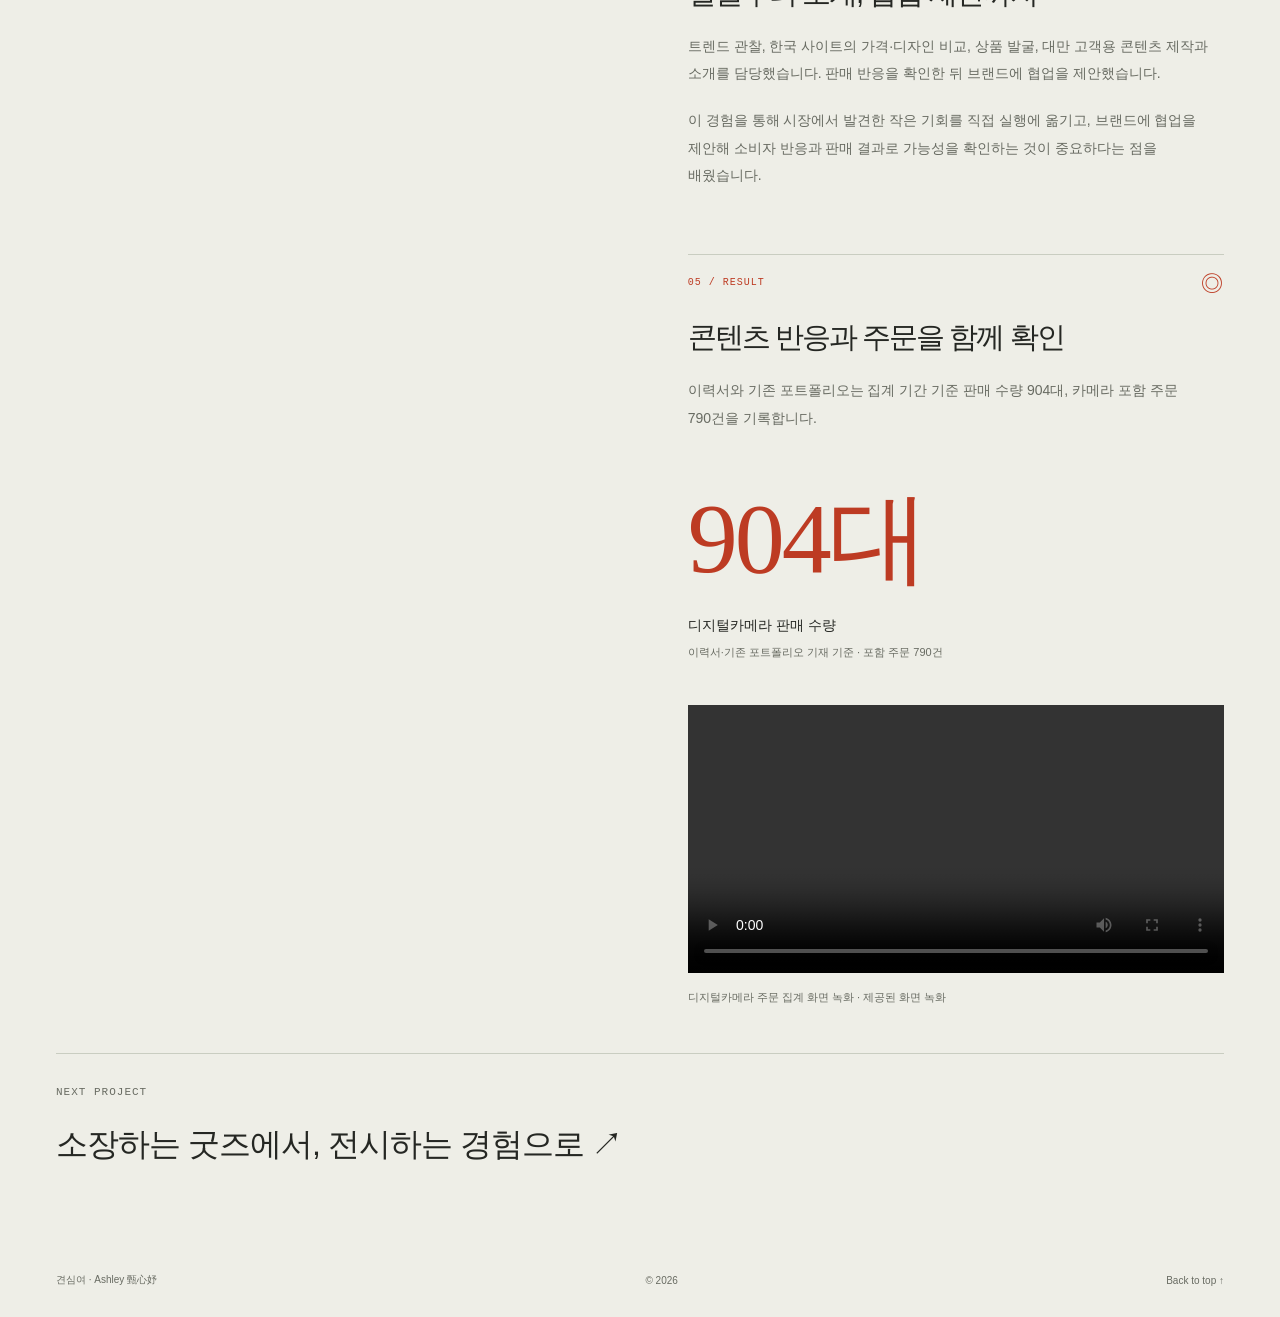
<file: portfolio/camera.html>
<!doctype html><html lang="ko"><head><meta charset="utf-8"><meta name="viewport" content="width=device-width, initial-scale=1"><meta name="description" content="루어딘 디지털카메라 · VEASLY / 트렌드 관찰 · 상품 발굴 · 현지 콘텐츠 제작"><meta name="theme-color" content="#eeeee7"><title>트렌드를 발견하고, 구매 이유를 만들다 — 견심여</title><link rel="icon" href="./assets/favicon.svg" type="image/svg+xml"><link rel="stylesheet" href="./style.css?v=apr-role-order-20261009-2"><script src="./script.js" defer></script></head><body id="top"><a class="skip" href="#main">본문으로 이동</a><header class="header"><a class="wordmark" href="index.html#home" aria-label="견심여 홈">ASHLEY<span>견심여</span></a><nav aria-label="주요 메뉴"><a href="index.html#work">Stories</a><a href="index.html#about">About</a><a href="index.html#contact">Contact <span aria-hidden="true">↗</span></a></nav></header><main id="main" class="case-main wrap narrative-case camera-case"><a class="back-link" href="./index.html#home"><span aria-hidden="true">←</span> 홈으로 돌아가기</a><div class="case-title"><p class="mono">PROJECT 03 / PRODUCT DISCOVERY / CONTENT</p><h1>트렌드를 발견하고,<br>구매 이유를 만들다</h1><p class="case-brand">루어딘 디지털카메라 · VEASLY</p><dl class="case-meta"><div><dt>ROLE</dt><dd>트렌드 관찰 · 상품 발굴 · 현지 콘텐츠 제작</dd></div><div><dt>PERIOD</dt><dd>성과 집계 2025.10.30–2026.07.10</dd></div></dl></div><div class="camera-story-layout"><figure class="case-cover camera"><img src="./assets/camera-cover.webp" alt="햇빛 아래 손에 든 분홍색 루어딘 디지털카메라" width="1000" height="1000"><figcaption>루어딘 디지털카메라 제품 이미지</figcaption></figure><div class="story-flow"><nav class="story-progress" aria-label="프로젝트 이야기 순서"><a href="#problem" data-stage="problem"><span class="mono">01</span>Problem</a><a href="#insight" data-stage="insight"><span class="mono">02</span>Insight</a><a href="#strategy" data-stage="strategy"><span class="mono">03</span>Strategy</a><a href="#execution" data-stage="execution"><span class="mono">04</span>Execution</a><a href="#result" data-stage="result"><span class="mono">05</span>Result</a></nav><div class="story-chapters"><section class="story-chapter" id="problem"><div class="chapter-label mono"><span>01 / PROBLEM</span><span aria-hidden="true">↓</span></div><h2>대만 고객이 선택할 상품과 가격 찾기</h2><p>한국과 대만의 트렌드를 함께 살피며 대만 고객에게 소개할 상품을 발굴했습니다. 아이돌의 디지털카메라 사용과 레트로·Y2K 감성에 주목했습니다.</p><p>한국의 유행을 그대로 소개하기보다 대만 고객이 선택할 디자인과 가격을 찾아야 했습니다. 유행을 부담 없이 경험하려는 고객에게 설득력 있는 상품과 메시지가 필요했습니다.</p></section><section class="story-chapter" id="insight"><div class="chapter-label mono"><span>02 / INSIGHT</span><span aria-hidden="true">↓</span></div><h2>아이돌과 레트로 감성에서 읽은 수요</h2><p>아이돌의 디지털카메라 사용과 레트로·Y2K 감성에 대한 관심을 포착했습니다. 겨울·크리스마스 시즌 감성에 맞춰 대만에서도 이 분위기를 즐기려는 수요가 있을 것으로 판단했습니다.</p></section><section class="story-chapter" id="strategy"><div class="chapter-label mono"><span>03 / STRATEGY</span><span aria-hidden="true">↓</span></div><h2>취향과 가격을 함께 고려한 상품 선정</h2><p>한국 사이트에서 가격과 디자인을 비교해, 유행을 부담 없이 경험할 수 있는 상품을 발굴했습니다. 대만 고객의 취향과 가격 눈높이에 맞는 구매 이유를 콘텐츠로 소개했습니다.</p></section><section class="story-chapter" id="execution"><div class="chapter-label mono"><span>04 / EXECUTION</span><span aria-hidden="true">↓</span></div><h2>발굴부터 소개, 협업 제안까지</h2><p>트렌드 관찰, 한국 사이트의 가격·디자인 비교, 상품 발굴, 대만 고객용 콘텐츠 제작과 소개를 담당했습니다. 판매 반응을 확인한 뒤 브랜드에 협업을 제안했습니다.</p><p>이 경험을 통해 시장에서 발견한 작은 기회를 직접 실행에 옮기고, 브랜드에 협업을 제안해 소비자 반응과 판매 결과로 가능성을 확인하는 것이 중요하다는 점을 배웠습니다.</p></section><section class="story-chapter" id="result"><div class="chapter-label mono"><span>05 / RESULT</span><span aria-hidden="true">◎</span></div><h2>콘텐츠 반응과 주문을 함께 확인</h2><p>이력서와 기존 포트폴리오는 집계 기간 기준 판매 수량 904대, 카메라 포함 주문 790건을 기록합니다.</p><div class="case-metric"><strong>904대</strong><span>디지털카메라 판매 수량</span><small>이력서·기존 포트폴리오 기재 기준 · 포함 주문 790건</small></div><figure class="evidence camera-video"><video controls playsinline preload="metadata" aria-label="디지털카메라 주문 집계 화면 녹화"><source src="./assets/camera-result.mp4" type="video/mp4">브라우저에서 영상을 재생할 수 없습니다. <a href="./assets/camera-result.mp4">영상 다운로드</a></video><figcaption>디지털카메라 주문 집계 화면 녹화 · 제공된 화면 녹화</figcaption></figure></section></div></div></div><div class="next-project"><span class="mono">NEXT PROJECT</span><a href="gd.html">소장하는 굿즈에서, 전시하는 경험으로 ↗</a></div></main><footer class="wrap footer"><span>견심여 · Ashley 甄心妤</span><span>© <span id="year">2026</span></span><a href="#top">Back to top ↑</a></footer></body></html>
</file>
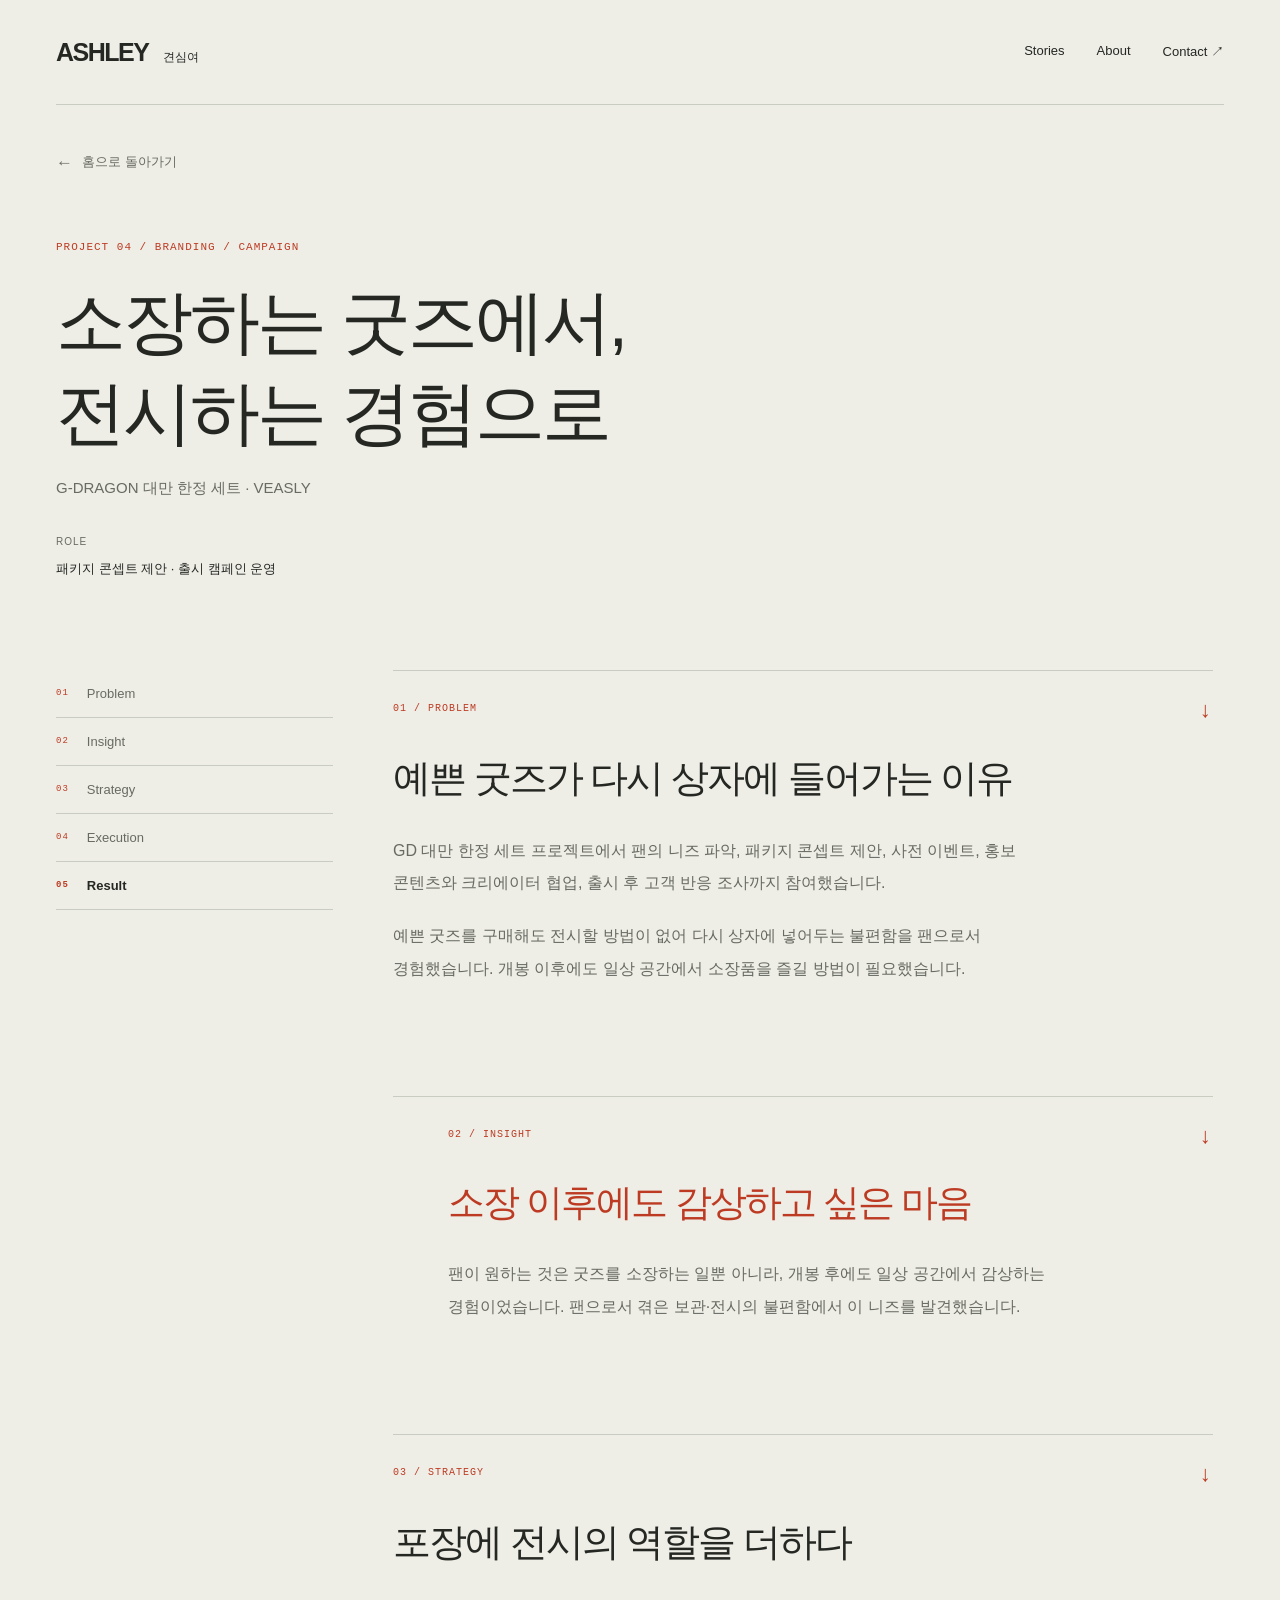
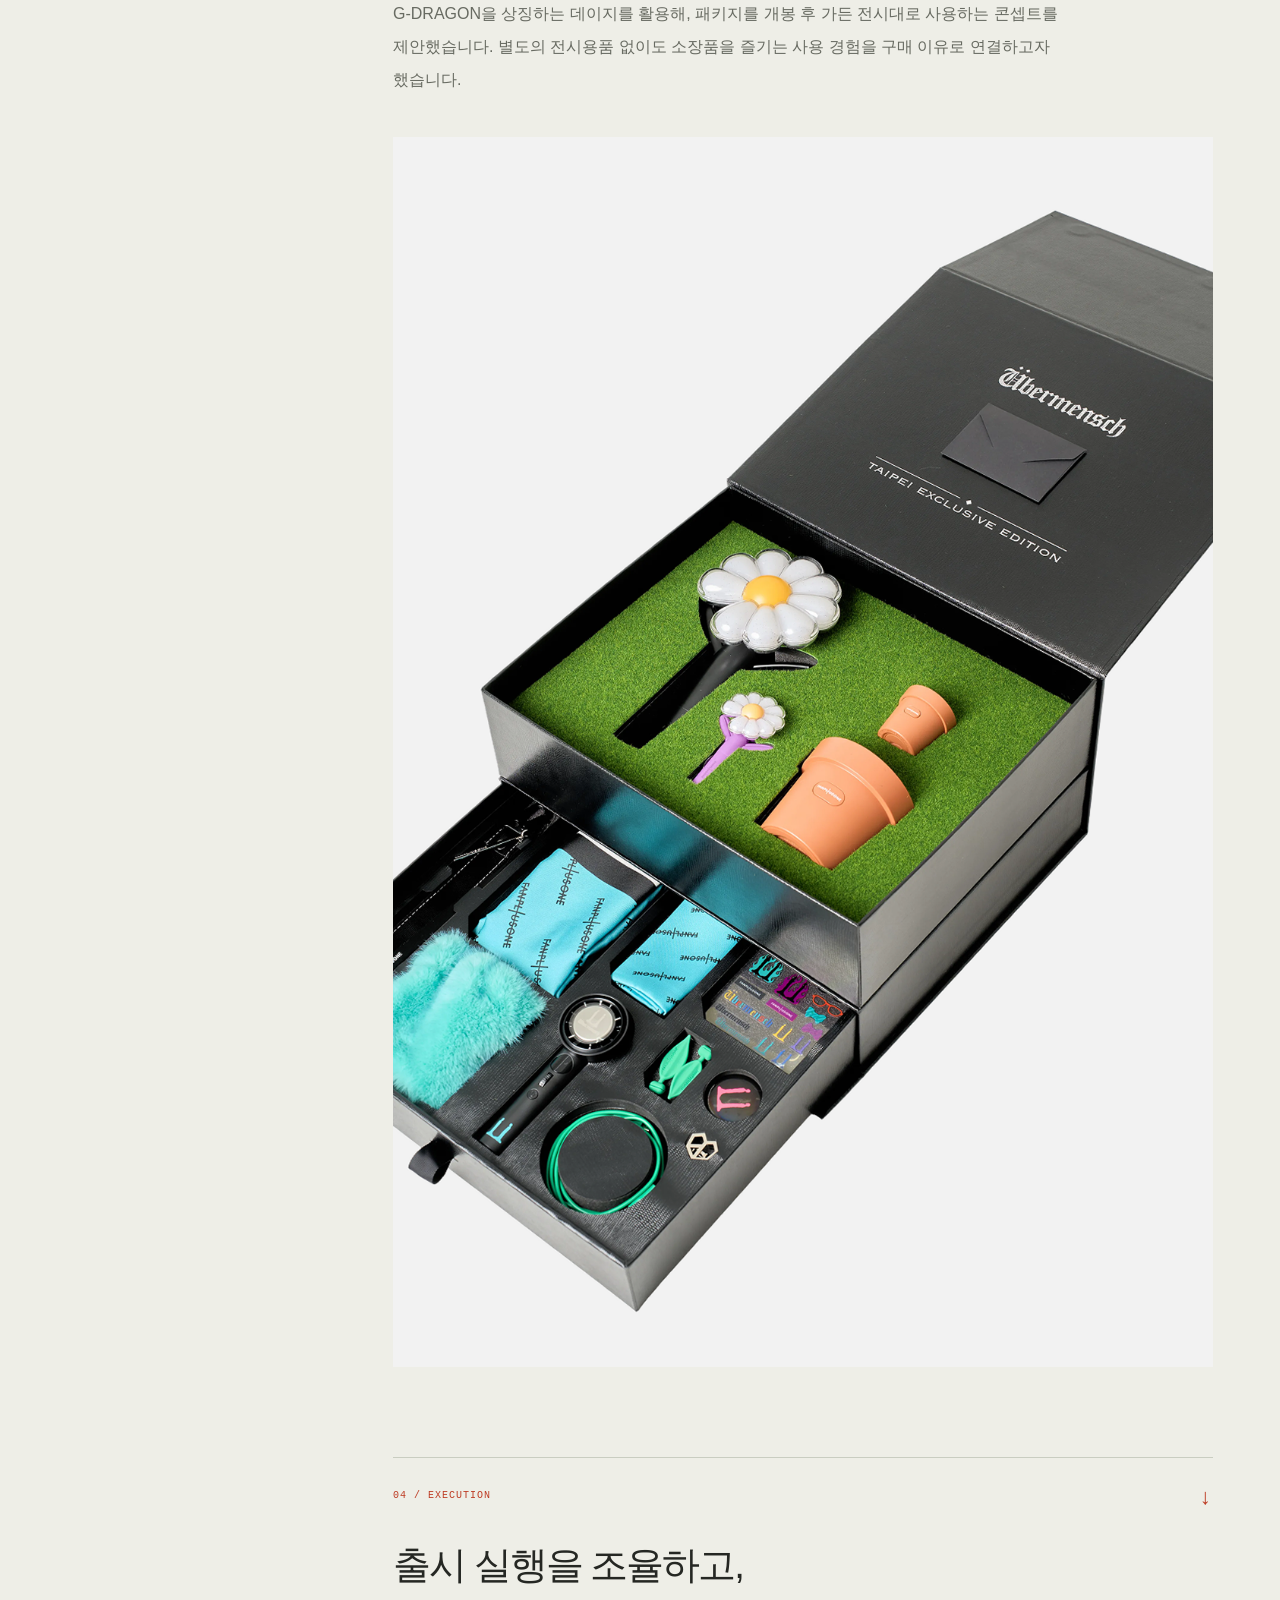
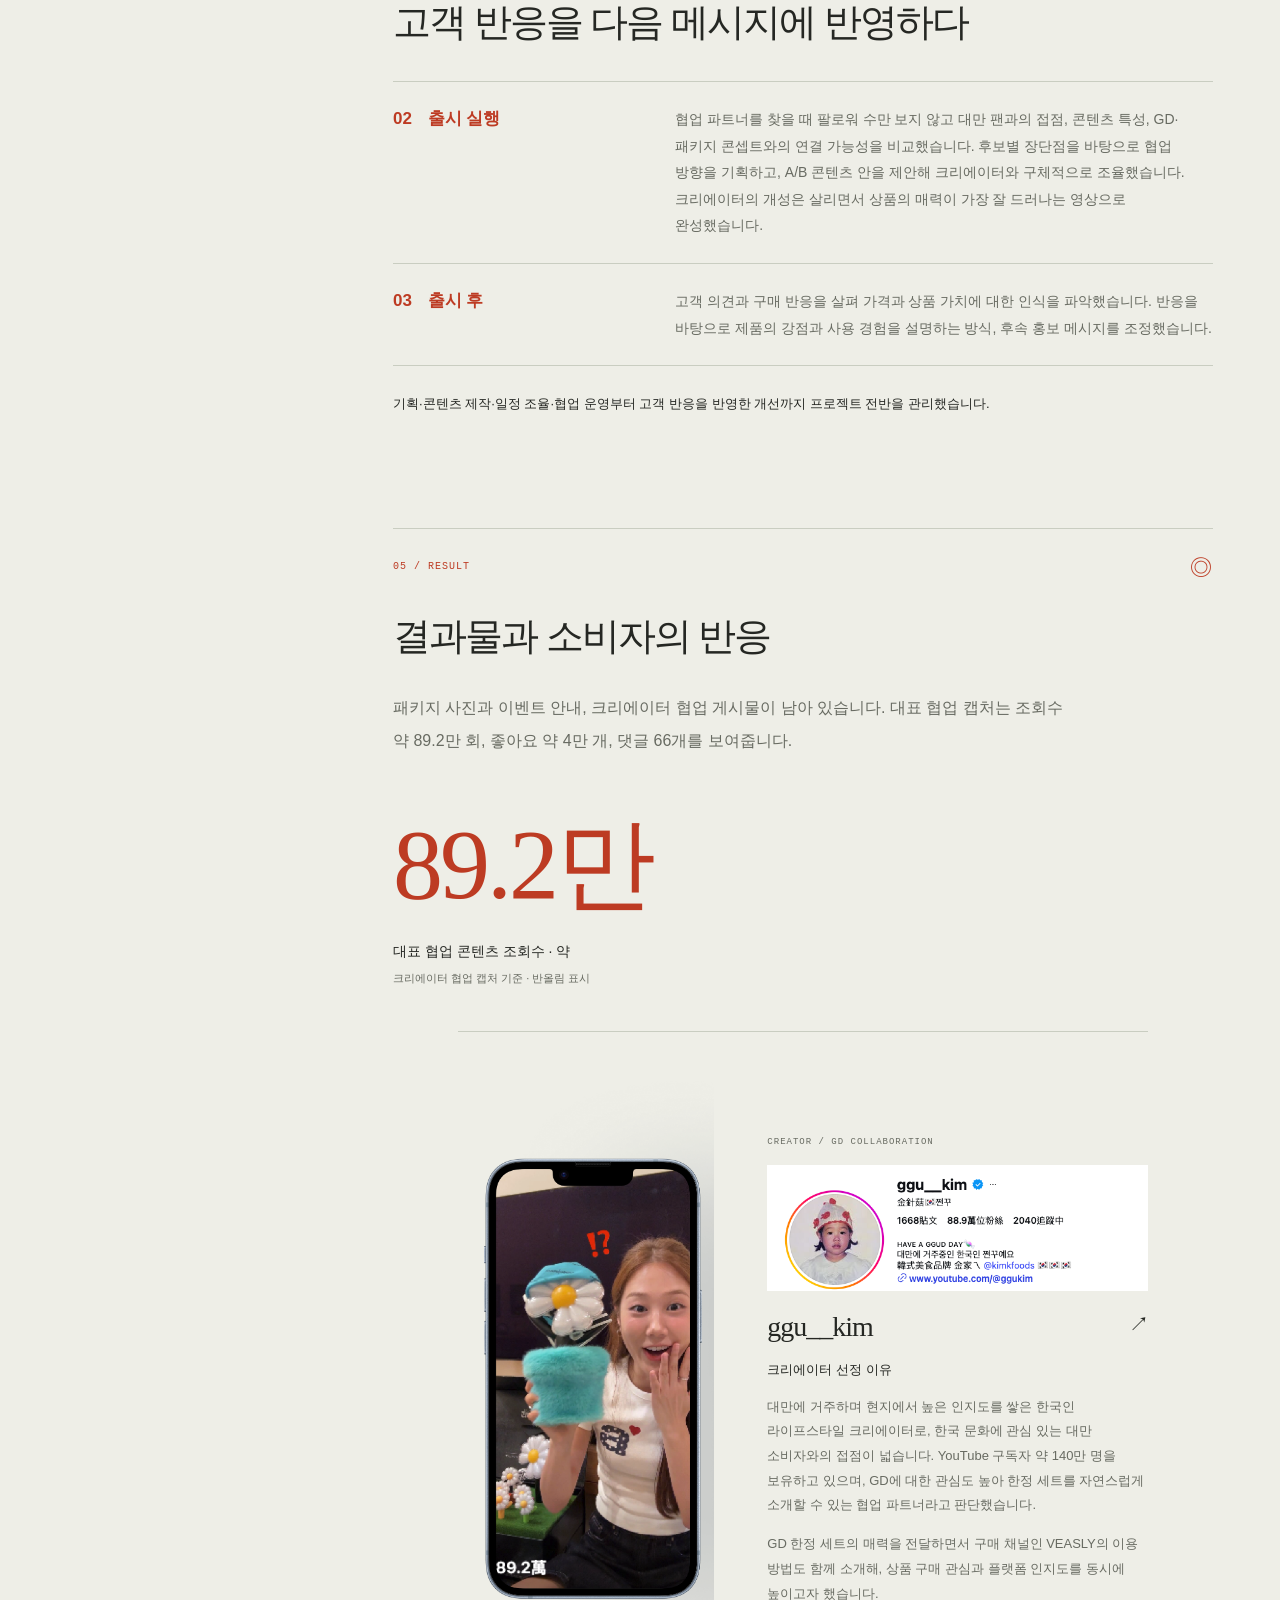
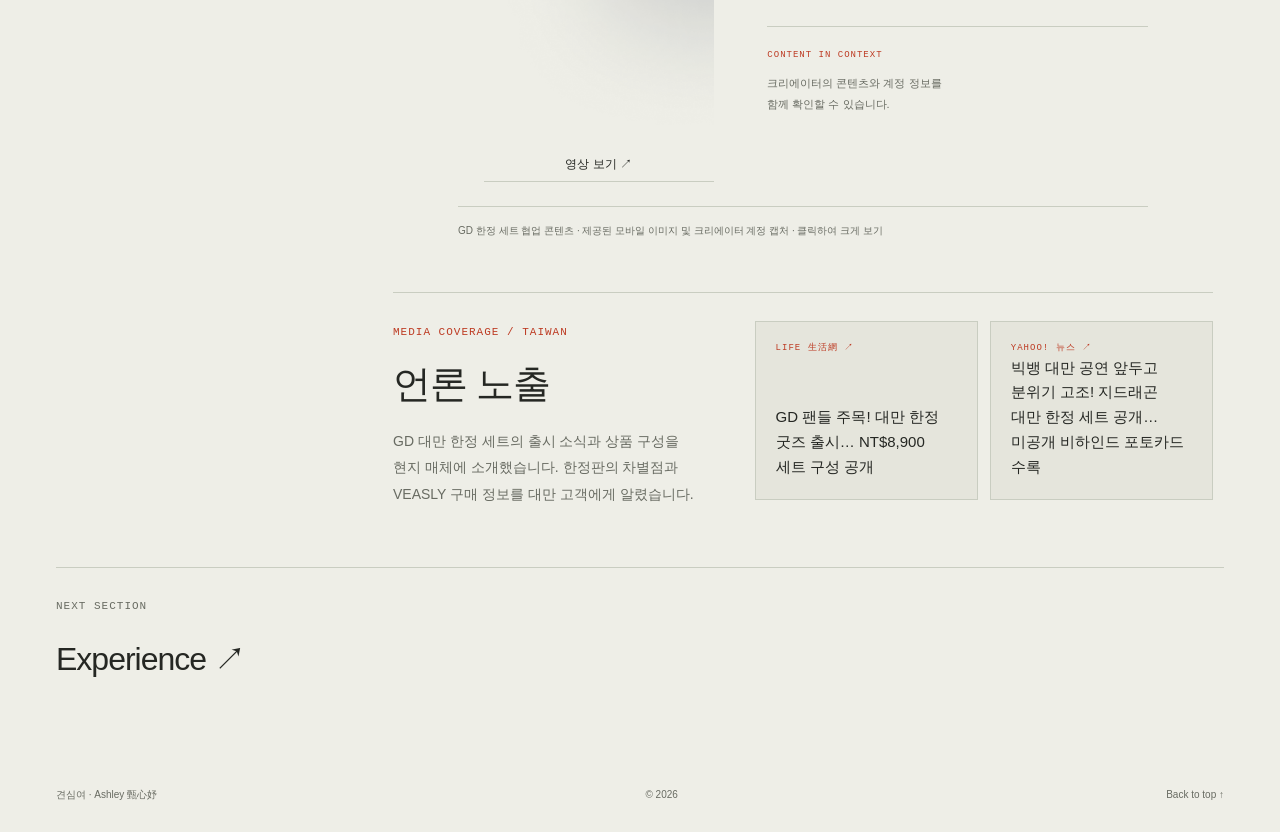
<file: portfolio/gd.html>
<!doctype html><html lang="ko"><head><meta charset="utf-8"><meta name="viewport" content="width=device-width, initial-scale=1"><meta name="description" content="G-DRAGON 대만 한정 세트 · VEASLY / 패키지 콘셉트 제안 · 출시 캠페인 운영"><meta name="theme-color" content="#eeeee7"><title>소장하는 굿즈에서, 전시하는 경험으로 — 견심여</title><link rel="icon" href="./assets/favicon.svg" type="image/svg+xml"><link rel="stylesheet" href="./style.css?v=apr-role-order-20261009-2"><script src="./script.js" defer></script></head><body id="top"><a class="skip" href="#main">본문으로 이동</a><header class="header"><a class="wordmark" href="index.html#home" aria-label="견심여 홈">ASHLEY<span>견심여</span></a><nav aria-label="주요 메뉴"><a href="index.html#work">Stories</a><a href="index.html#about">About</a><a href="index.html#contact">Contact <span aria-hidden="true">↗</span></a></nav></header><main id="main" class="case-main wrap narrative-case"><a class="back-link" href="./index.html#home"><span aria-hidden="true">←</span> 홈으로 돌아가기</a><div class="case-title"><p class="mono">PROJECT 04 / BRANDING / CAMPAIGN</p><h1>소장하는 굿즈에서,<br>전시하는 경험으로</h1><p class="case-brand">G-DRAGON 대만 한정 세트 · VEASLY</p><dl class="case-meta"><div><dt>ROLE</dt><dd>패키지 콘셉트 제안 · 출시 캠페인 운영</dd></div></dl></div><div class="story-flow"><nav class="story-progress" aria-label="프로젝트 이야기 순서"><a href="#problem" data-stage="problem"><span class="mono">01</span>Problem</a><a href="#insight" data-stage="insight"><span class="mono">02</span>Insight</a><a href="#strategy" data-stage="strategy"><span class="mono">03</span>Strategy</a><a href="#execution" data-stage="execution"><span class="mono">04</span>Execution</a><a href="#result" data-stage="result"><span class="mono">05</span>Result</a></nav><div class="story-chapters"><section class="story-chapter" id="problem"><div class="chapter-label mono"><span>01 / PROBLEM</span><span aria-hidden="true">↓</span></div><h2>예쁜 굿즈가 다시 상자에 들어가는 이유</h2><p>GD 대만 한정 세트 프로젝트에서 팬의 니즈 파악, 패키지 콘셉트 제안, 사전 이벤트, 홍보 콘텐츠와 크리에이터 협업, 출시 후 고객 반응 조사까지 참여했습니다.</p><p>예쁜 굿즈를 구매해도 전시할 방법이 없어 다시 상자에 넣어두는 불편함을 팬으로서 경험했습니다. 개봉 이후에도 일상 공간에서 소장품을 즐길 방법이 필요했습니다.</p></section><section class="story-chapter" id="insight"><div class="chapter-label mono"><span>02 / INSIGHT</span><span aria-hidden="true">↓</span></div><h2>소장 이후에도 감상하고 싶은 마음</h2><p>팬이 원하는 것은 굿즈를 소장하는 일뿐 아니라, 개봉 후에도 일상 공간에서 감상하는 경험이었습니다. 팬으로서 겪은 보관·전시의 불편함에서 이 니즈를 발견했습니다.</p></section><section class="story-chapter" id="strategy"><div class="chapter-label mono"><span>03 / STRATEGY</span><span aria-hidden="true">↓</span></div><h2>포장에 전시의 역할을 더하다</h2><p>G-DRAGON을 상징하는 데이지를 활용해, 패키지를 개봉 후 가든 전시대로 사용하는 콘셉트를 제안했습니다. 별도의 전시용품 없이도 소장품을 즐기는 사용 경험을 구매 이유로 연결하고자 했습니다.</p><figure class="chapter-image"><img src="./assets/gd-package.png" alt="데이지 가든 전시대로 사용할 수 있는 GD 세트 패키지" loading="lazy"></figure></section><section class="story-chapter" id="execution"><div class="chapter-label mono"><span>04 / EXECUTION</span><span aria-hidden="true">↓</span></div><h2>출시 실행을 조율하고,<br>고객 반응을 다음 메시지에 반영하다</h2><div class="execution-phases"><div class="execution-phase"><h3><span class="mono">02</span> 출시 실행</h3><p>협업 파트너를 찾을 때 팔로워 수만 보지 않고 대만 팬과의 접점, 콘텐츠 특성, GD·패키지 콘셉트와의 연결 가능성을 비교했습니다. 후보별 장단점을 바탕으로 협업 방향을 기획하고, A/B 콘텐츠 안을 제안해 크리에이터와 구체적으로 조율했습니다. 크리에이터의 개성은 살리면서 상품의 매력이 가장 잘 드러나는 영상으로 완성했습니다.</p></div><div class="execution-phase"><h3><span class="mono">03</span> 출시 후</h3><p>고객 의견과 구매 반응을 살펴 가격과 상품 가치에 대한 인식을 파악했습니다. 반응을 바탕으로 제품의 강점과 사용 경험을 설명하는 방식, 후속 홍보 메시지를 조정했습니다.</p></div></div><p class="execution-summary">기획·콘텐츠 제작·일정 조율·협업 운영부터 고객 반응을 반영한 개선까지 프로젝트 전반을 관리했습니다.</p></section><section class="story-chapter" id="result"><div class="chapter-label mono"><span>05 / RESULT</span><span aria-hidden="true">◎</span></div><h2>결과물과 소비자의 반응</h2><p>패키지 사진과 이벤트 안내, 크리에이터 협업 게시물이 남아 있습니다. 대표 협업 캡처는 조회수 약 89.2만 회, 좋아요 약 4만 개, 댓글 66개를 보여줍니다.</p><div class="case-metric"><strong>89.2만</strong><span>대표 협업 콘텐츠 조회수 · 약</span><small>크리에이터 협업 캡처 기준 · 반올림 표시</small></div><figure class="creator-spread"><div class="creator-phone"><a href="https://www.instagram.com/reel/DaxZHmrybX4/" target="_blank" rel="noopener noreferrer" aria-label="觀看 GD 合作影片，於新分頁開啟 Instagram"><img src="./assets/gd-creator-phone.png" alt="GD 合作影片手機展示圖，顯示約 89.2 萬次觀看" loading="lazy"></a><a class="creator-video-link" href="https://www.instagram.com/reel/DaxZHmrybX4/" target="_blank" rel="noopener noreferrer">영상 보기 ↗</a></div><div class="creator-profile"><span class="mono">CREATOR / GD COLLABORATION</span><a href="https://www.instagram.com/ggu__kim/" target="_blank" rel="noopener noreferrer" aria-label="查看 ggu__kim 的 Instagram，於新分頁開啟"><img src="./assets/gd-creator-account.png" alt="創作者 ggu__kim 的 Instagram 帳號截圖" loading="lazy"></a><p class="creator-name">ggu__kim <span aria-hidden="true">↗</span></p><div class="creator-description"><h3 class="creator-reason-title">크리에이터 선정 이유</h3><p>대만에 거주하며 현지에서 높은 인지도를 쌓은 한국인 라이프스타일 크리에이터로, 한국 문화에 관심 있는 대만 소비자와의 접점이 넓습니다. YouTube 구독자 약 140만 명을 보유하고 있으며, GD에 대한 관심도 높아 한정 세트를 자연스럽게 소개할 수 있는 협업 파트너라고 판단했습니다.</p><p>GD 한정 세트의 매력을 전달하면서 구매 채널인 VEASLY의 이용 방법도 함께 소개해, 상품 구매 관심과 플랫폼 인지도를 동시에 높이고자 했습니다.</p></div><div class="creator-note"><span class="mono">CONTENT IN CONTEXT</span><p>크리에이터의 콘텐츠와 계정 정보를<br>함께 확인할 수 있습니다.</p></div></div><figcaption>GD 한정 세트 협업 콘텐츠 · 제공된 모바일 이미지 및 크리에이터 계정 캡처 · 클릭하여 크게 보기</figcaption></figure><div class="press-coverage"><div class="press-copy"><span class="mono">MEDIA COVERAGE / TAIWAN</span><h3>언론 노출</h3><p>GD 대만 한정 세트의 출시 소식과 상품 구성을 현지 매체에 소개했습니다. 한정판의 차별점과 VEASLY 구매 정보를 대만 고객에게 알렸습니다.</p></div><div class="press-links"><a href="https://life.tw/article/gd%E7%B2%89%E7%B5%B2%E6%BA%96%E5%82%99%E6%90%B6-%E5%8F%B0%E7%81%A3%E5%B0%88%E5%B1%AC-%E9%99%90%E9%87%8F%E7%89%88%E5%91%A8%E9%82%8A-%E9%96%8B%E8%B3%A3-8900%E5%85%83%E5%85%A7%E5%AE%B9%E7%89%A9-3092079" target="_blank" rel="noopener noreferrer"><span class="mono">LIFE 生活網 ↗</span><strong>GD 팬들 주목! 대만 한정 굿즈 출시… NT$8,900 세트 구성 공개</strong></a><a href="https://tw.news.yahoo.com/bigbang%E4%BE%86%E5%8F%B0%E9%96%8B%E5%94%B1%E6%9A%96%E8%BA%AB%EF%BC%81-g-dragon%E5%8F%B0%E7%81%A3%E9%99%90%E5%AE%9A%E5%A5%97%E7%B5%84%E6%9B%9D%E5%85%89%E3%80%8C%E6%94%B6%E9%8C%84%E6%9C%AA%E5%85%AC%E9%96%8B%E8%8A%B1%E7%B5%AE%E5%8D%A1%E3%80%8D-052522323.html?guccounter=1" target="_blank" rel="noopener noreferrer"><span class="mono">YAHOO! 뉴스 ↗</span><strong>빅뱅 대만 공연 앞두고 분위기 고조! 지드래곤 대만 한정 세트 공개… 미공개 비하인드 포토카드 수록</strong></a></div></div></section></div></div><div class="next-project"><span class="mono">NEXT SECTION</span><a href="index.html#experience">Experience ↗</a></div></main><footer class="wrap footer"><span>견심여 · Ashley 甄心妤</span><span>© <span id="year">2026</span></span><a href="#top">Back to top ↑</a></footer></body></html>
</file>
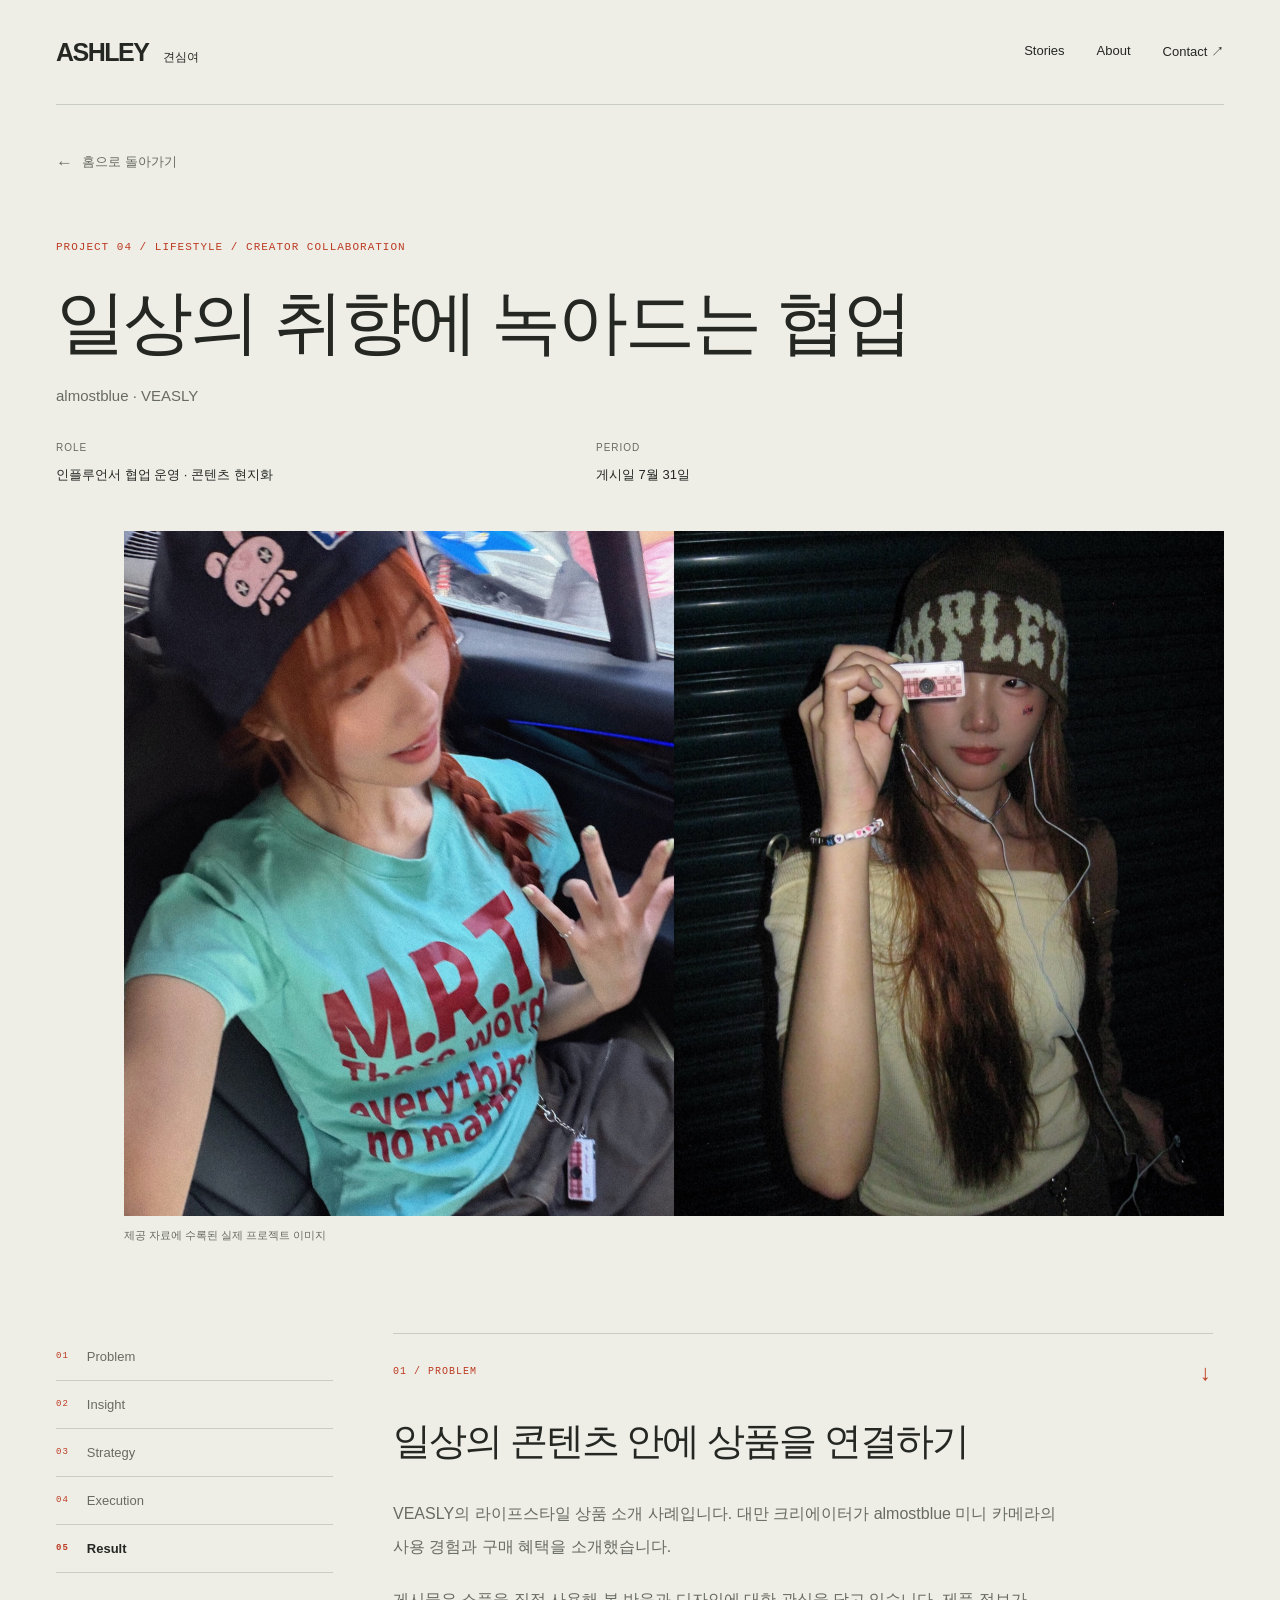
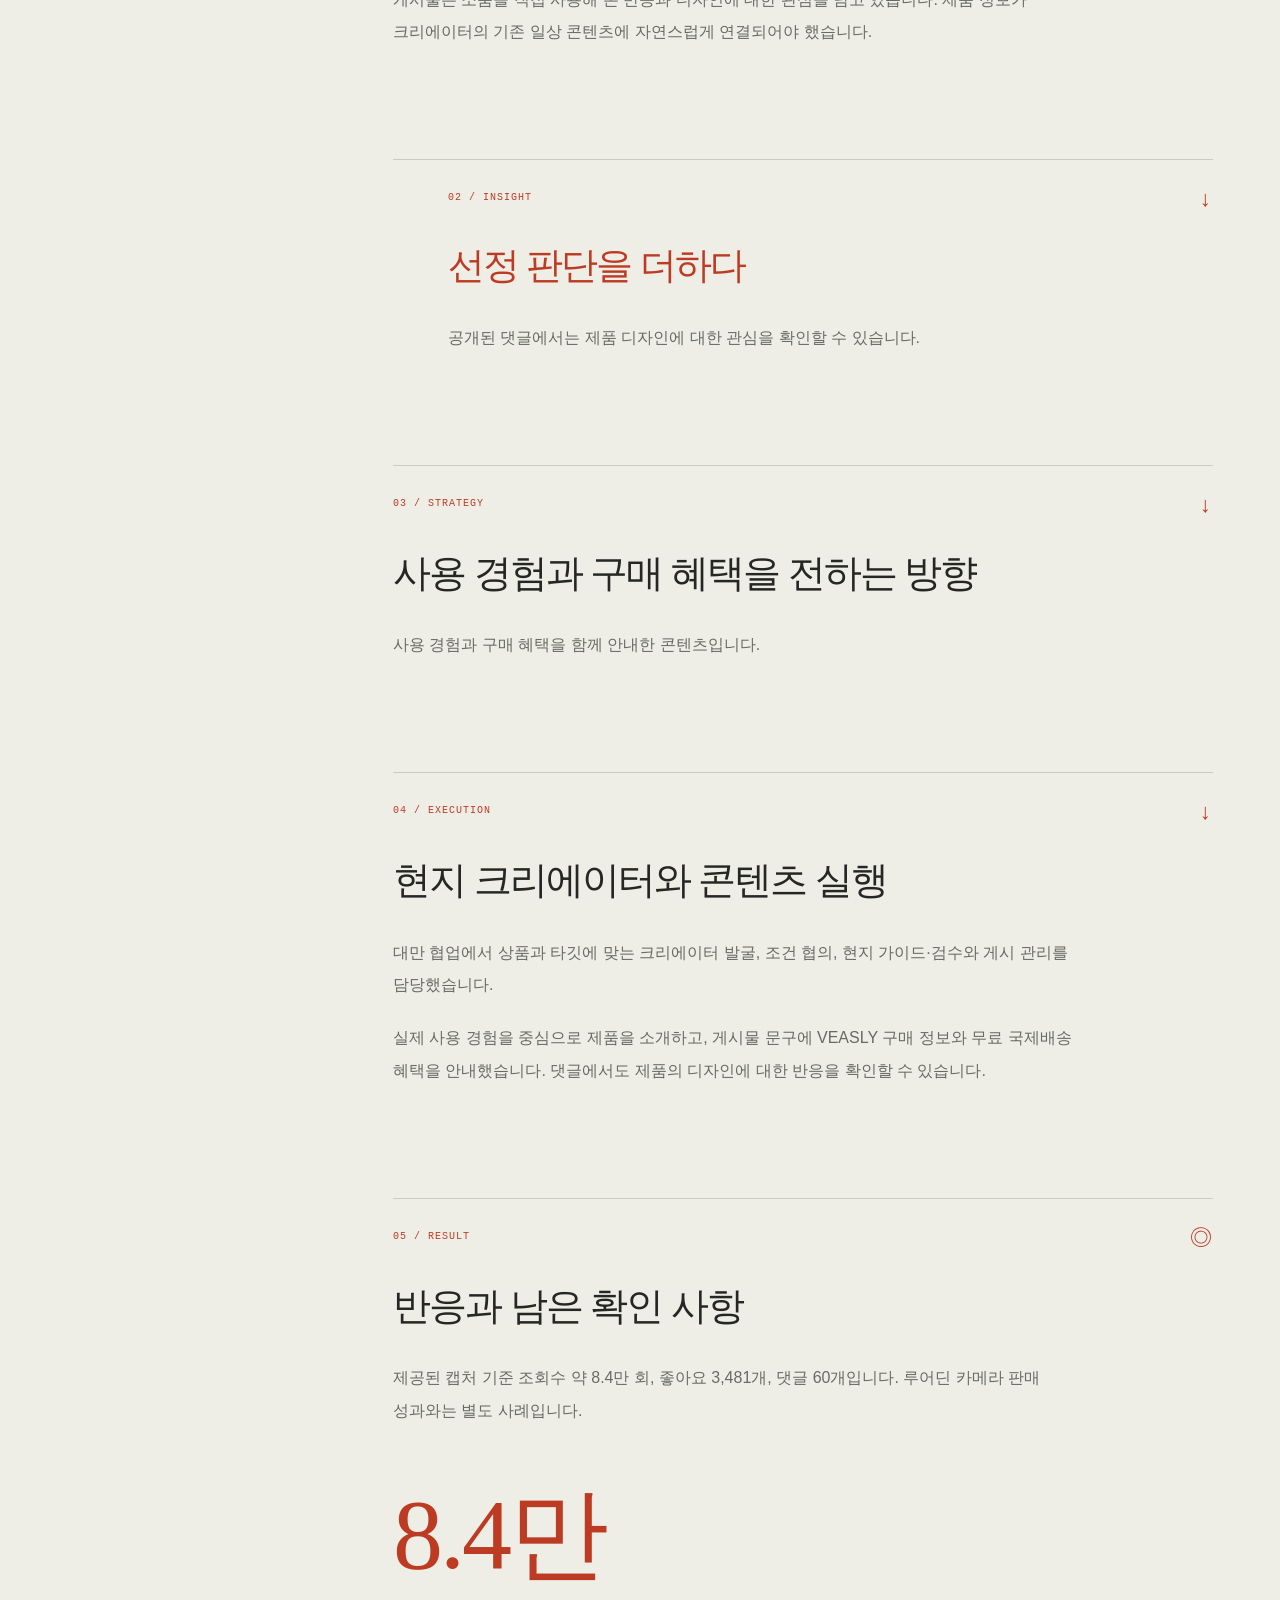
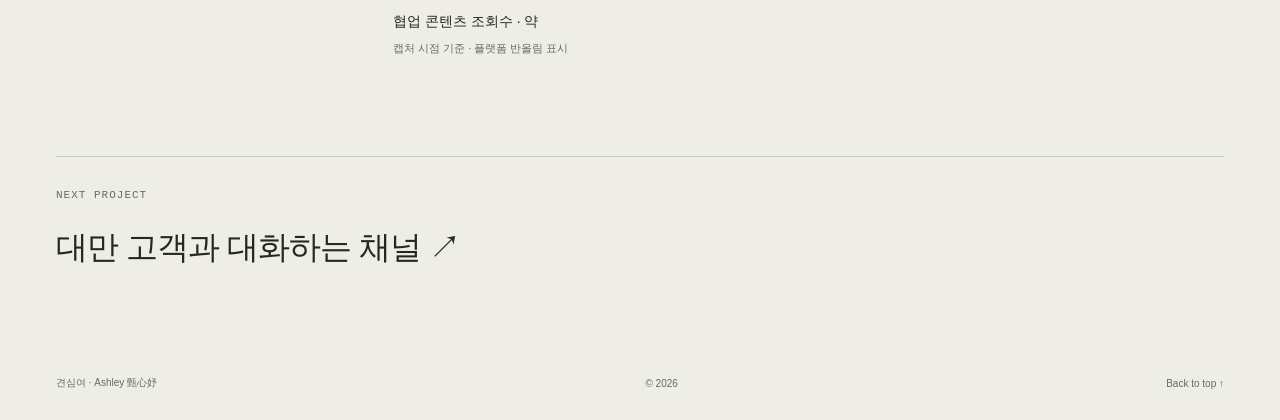
<file: portfolio/lifestyle.html>
<!doctype html><html lang="ko"><head><meta charset="utf-8"><meta name="viewport" content="width=device-width, initial-scale=1"><meta name="description" content="almostblue · VEASLY / 인플루언서 협업 운영 · 콘텐츠 현지화"><meta name="theme-color" content="#eeeee7"><title>일상의 취향에 녹아드는 협업 — 견심여</title><link rel="icon" href="./assets/favicon.svg" type="image/svg+xml"><link rel="stylesheet" href="./style.css?v=apr-role-order-20261009-2"><script src="./script.js" defer></script></head><body id="top"><a class="skip" href="#main">본문으로 이동</a><header class="header"><a class="wordmark" href="index.html#home" aria-label="견심여 홈">ASHLEY<span>견심여</span></a><nav aria-label="주요 메뉴"><a href="index.html#work">Stories</a><a href="index.html#about">About</a><a href="index.html#contact">Contact <span aria-hidden="true">↗</span></a></nav></header><main id="main" class="case-main wrap narrative-case"><a class="back-link" href="./index.html#home"><span aria-hidden="true">←</span> 홈으로 돌아가기</a><div class="case-title"><p class="mono">PROJECT 04 / LIFESTYLE / CREATOR COLLABORATION</p><h1>일상의 취향에 녹아드는 협업</h1><p class="case-brand">almostblue · VEASLY</p><dl class="case-meta"><div><dt>ROLE</dt><dd>인플루언서 협업 운영 · 콘텐츠 현지화</dd></div><div><dt>PERIOD</dt><dd>게시일 7월 31일</dd></div></dl></div><figure class="case-cover lifestyle"><img src="./assets/lifestyle-cover-v2.jpg" alt="크리에이터의 일상 스타일링과 미니 카메라 사용 사진" width="2200" height="1370"><figcaption>제공 자료에 수록된 실제 프로젝트 이미지</figcaption></figure><div class="story-flow"><nav class="story-progress" aria-label="프로젝트 이야기 순서"><a href="#problem" data-stage="problem"><span class="mono">01</span>Problem</a><a href="#insight" data-stage="insight"><span class="mono">02</span>Insight</a><a href="#strategy" data-stage="strategy"><span class="mono">03</span>Strategy</a><a href="#execution" data-stage="execution"><span class="mono">04</span>Execution</a><a href="#result" data-stage="result"><span class="mono">05</span>Result</a></nav><div class="story-chapters"><section class="story-chapter" id="problem"><div class="chapter-label mono"><span>01 / PROBLEM</span><span aria-hidden="true">↓</span></div><h2>일상의 콘텐츠 안에 상품을 연결하기</h2><p>VEASLY의 라이프스타일 상품 소개 사례입니다. 대만 크리에이터가 almostblue 미니 카메라의 사용 경험과 구매 혜택을 소개했습니다.</p><p>게시물은 소품을 직접 사용해 본 반응과 디자인에 대한 관심을 담고 있습니다. 제품 정보가 크리에이터의 기존 일상 콘텐츠에 자연스럽게 연결되어야 했습니다.</p></section><section class="story-chapter" id="insight"><div class="chapter-label mono"><span>02 / INSIGHT</span><span aria-hidden="true">↓</span></div><h2>선정 판단을 더하다</h2><p>공개된 댓글에서는 제품 디자인에 대한 관심을 확인할 수 있습니다.</p></section><section class="story-chapter" id="strategy"><div class="chapter-label mono"><span>03 / STRATEGY</span><span aria-hidden="true">↓</span></div><h2>사용 경험과 구매 혜택을 전하는 방향</h2><p>사용 경험과 구매 혜택을 함께 안내한 콘텐츠입니다.</p></section><section class="story-chapter" id="execution"><div class="chapter-label mono"><span>04 / EXECUTION</span><span aria-hidden="true">↓</span></div><h2>현지 크리에이터와 콘텐츠 실행</h2><p>대만 협업에서 상품과 타깃에 맞는 크리에이터 발굴, 조건 협의, 현지 가이드·검수와 게시 관리를 담당했습니다.</p><p>실제 사용 경험을 중심으로 제품을 소개하고, 게시물 문구에 VEASLY 구매 정보와 무료 국제배송 혜택을 안내했습니다. 댓글에서도 제품의 디자인에 대한 반응을 확인할 수 있습니다.</p></section><section class="story-chapter" id="result"><div class="chapter-label mono"><span>05 / RESULT</span><span aria-hidden="true">◎</span></div><h2>반응과 남은 확인 사항</h2><p>제공된 캡처 기준 조회수 약 8.4만 회, 좋아요 3,481개, 댓글 60개입니다. 루어딘 카메라 판매 성과와는 별도 사례입니다.</p><div class="case-metric"><strong>8.4만</strong><span>협업 콘텐츠 조회수 · 약</span><small>캡처 시점 기준 · 플랫폼 반올림 표시</small></div></section></div></div><div class="next-project"><span class="mono">NEXT PROJECT</span><a href="social.html">대만 고객과 대화하는 채널 ↗</a></div></main><footer class="wrap footer"><span>견심여 · Ashley 甄心妤</span><span>© <span id="year">2026</span></span><a href="#top">Back to top ↑</a></footer></body></html>
</file>
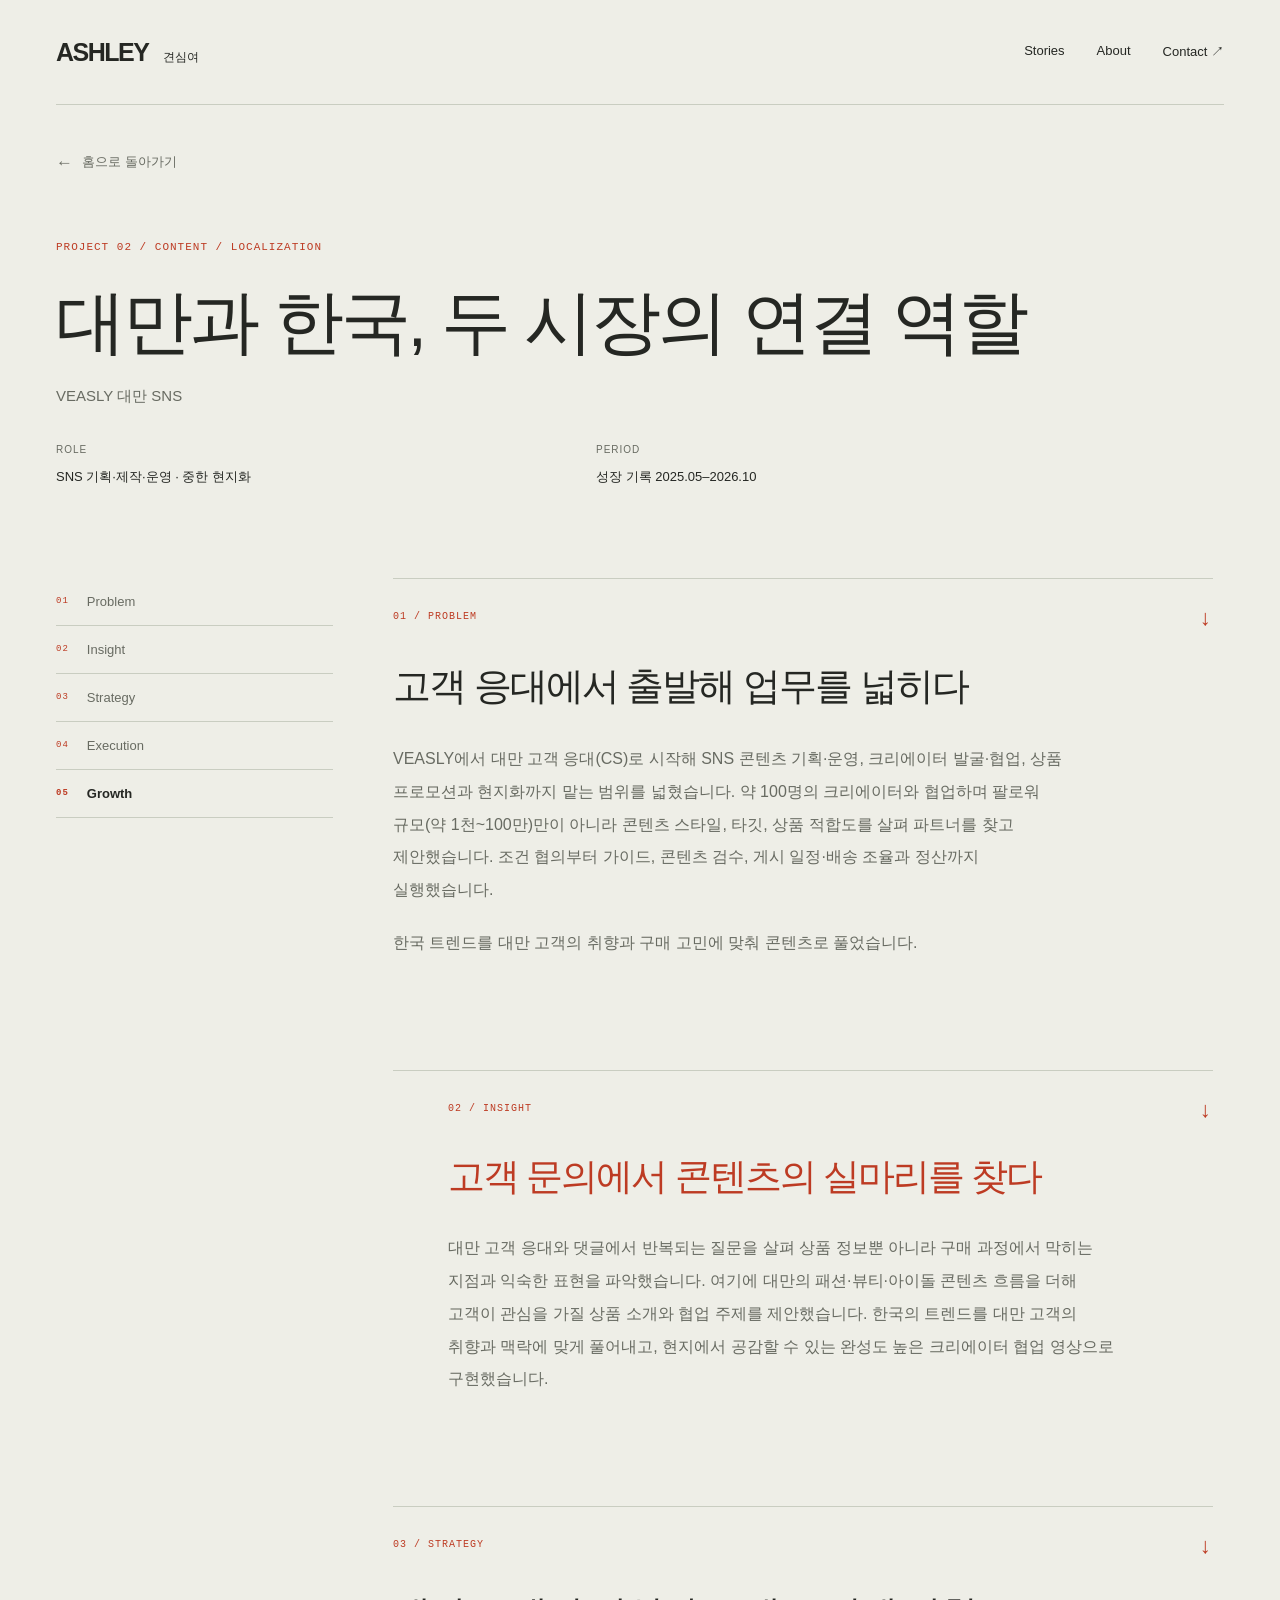
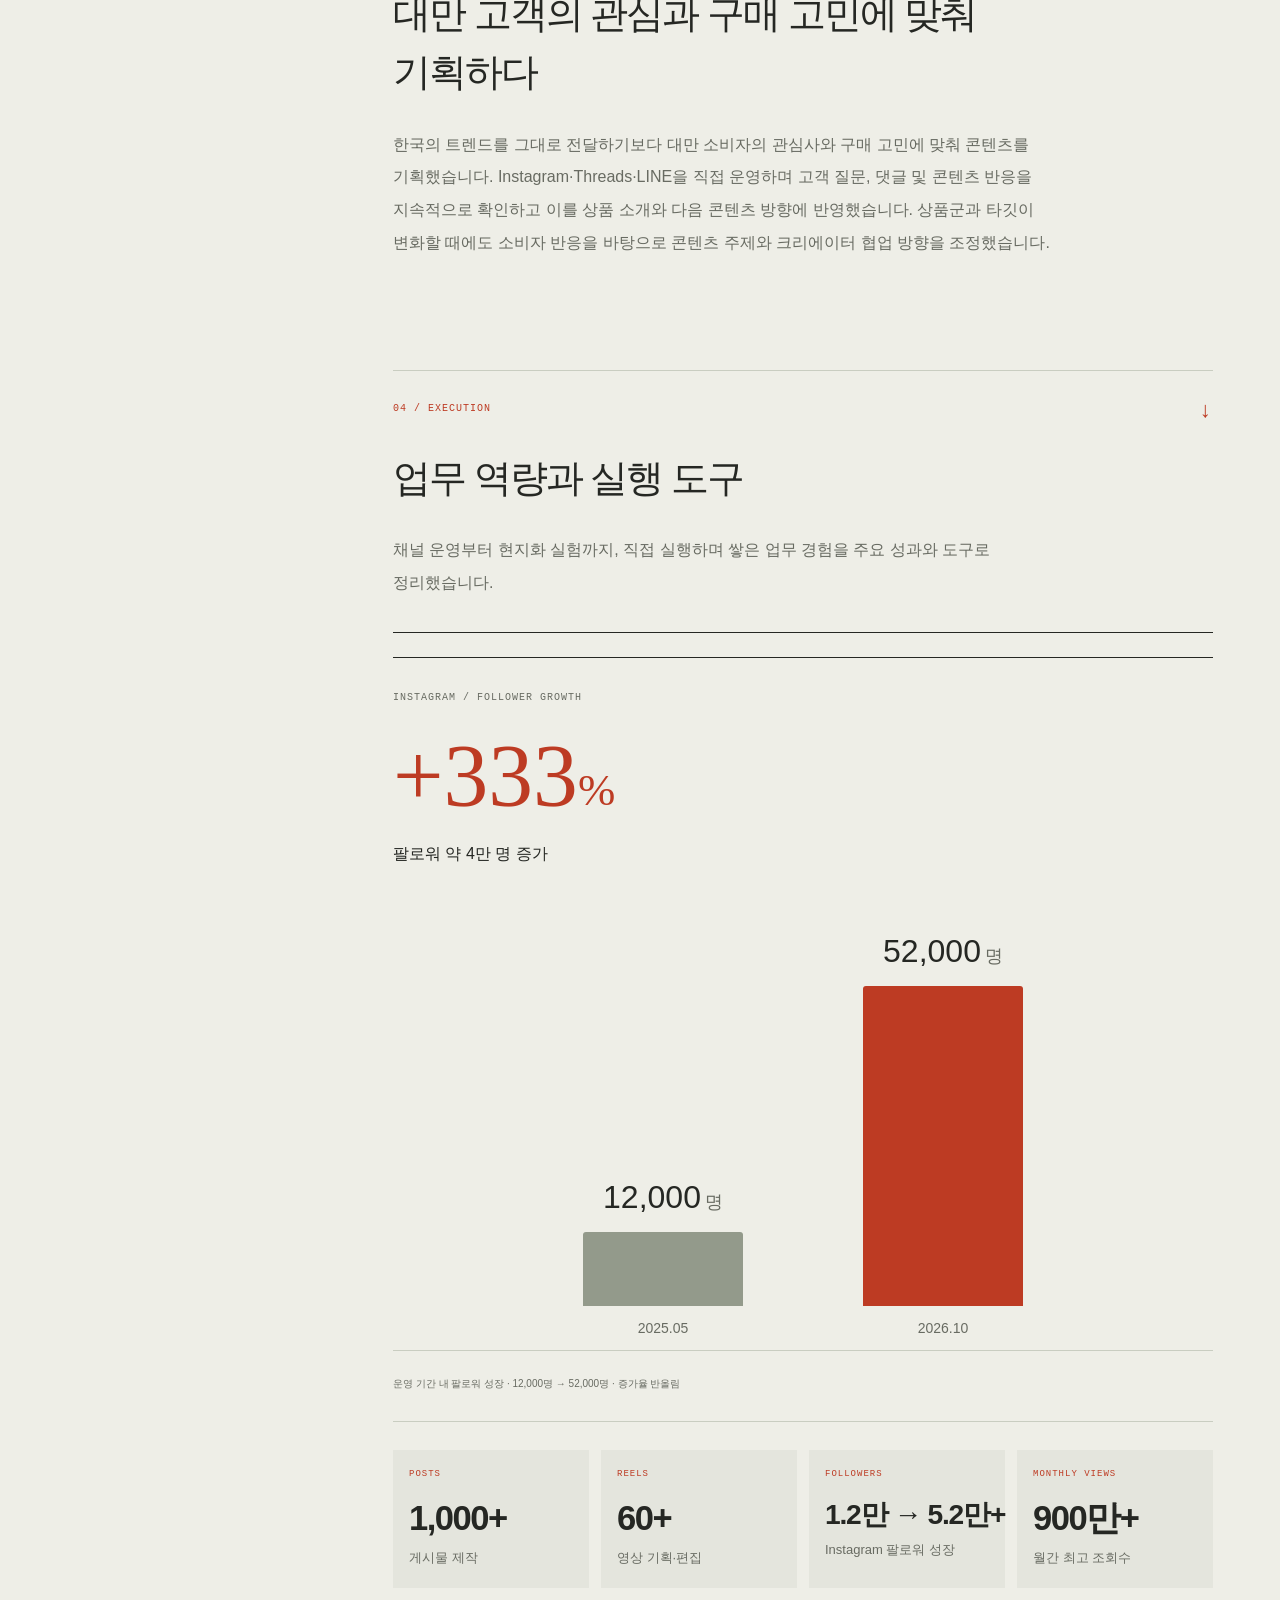
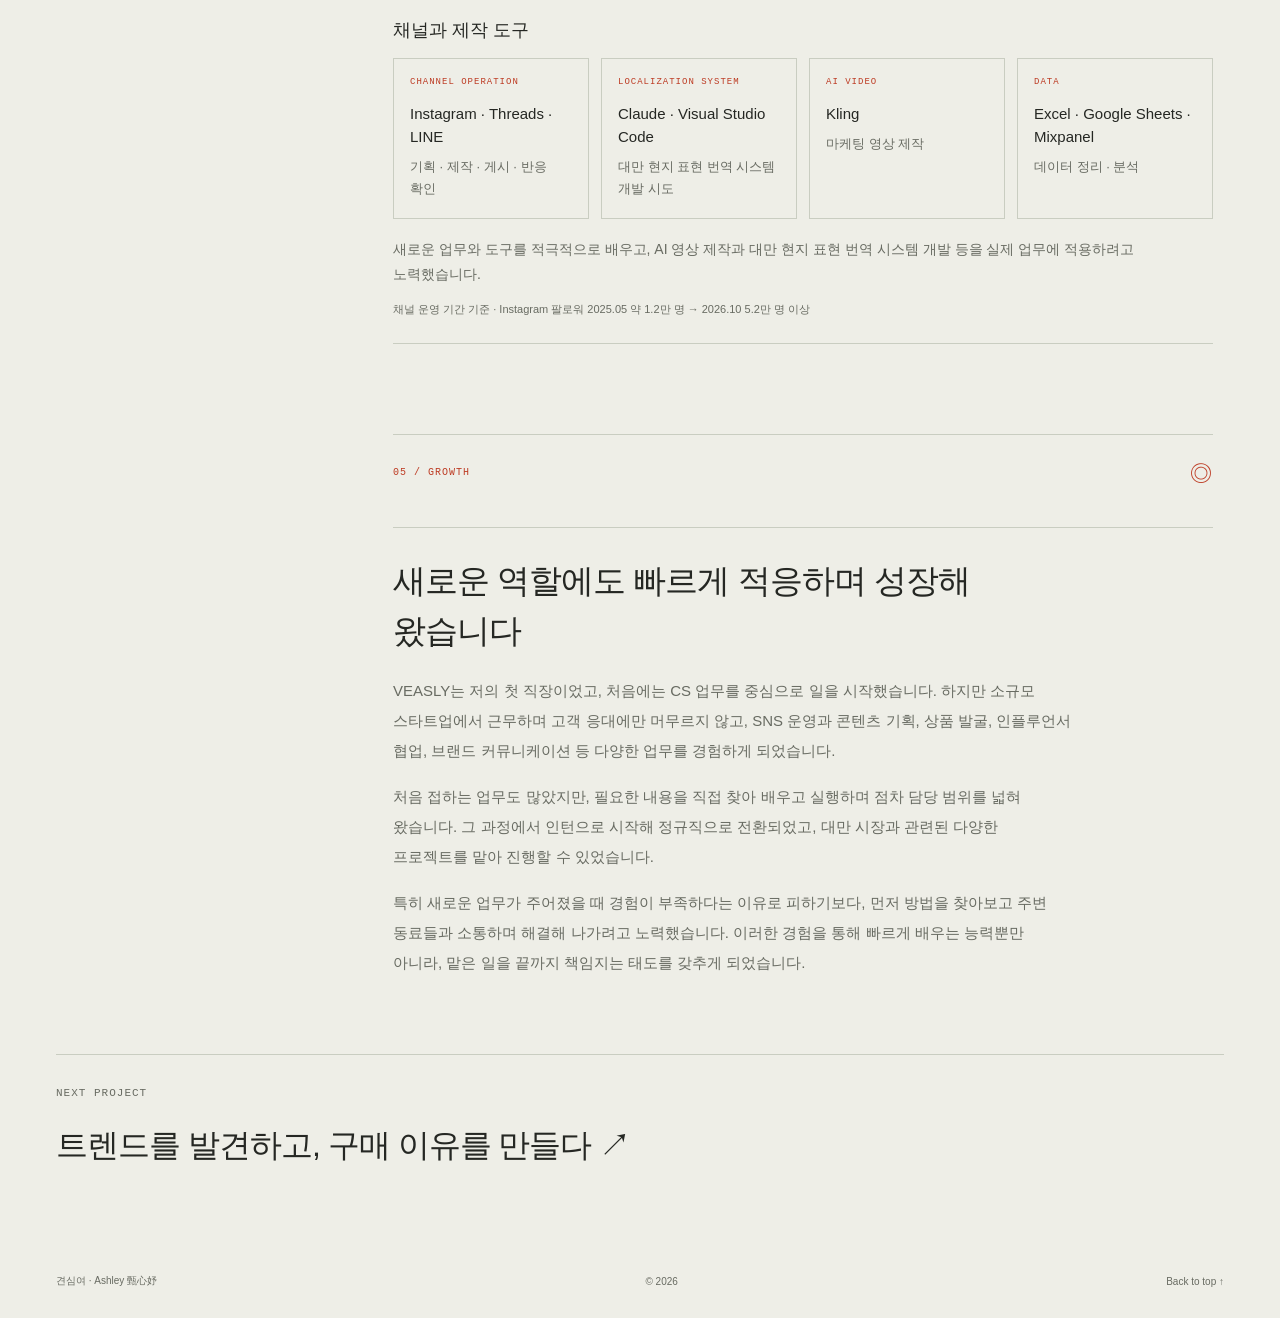
<file: portfolio/social.html>
<!doctype html><html lang="ko"><head><meta charset="utf-8"><meta name="viewport" content="width=device-width, initial-scale=1"><meta name="description" content="VEASLY 대만 SNS / SNS 기획·제작·운영 · 중한 현지화"><meta name="theme-color" content="#eeeee7"><title>대만 고객과 대화하는 채널 — 견심여</title><link rel="icon" href="./assets/favicon.svg" type="image/svg+xml"><link rel="stylesheet" href="./style.css?v=apr-social-20261010-1"><script src="./script.js" defer></script></head><body id="top"><a class="skip" href="#main">본문으로 이동</a><header class="header"><a class="wordmark" href="index.html#home" aria-label="견심여 홈">ASHLEY<span>견심여</span></a><nav aria-label="주요 메뉴"><a href="index.html#work">Stories</a><a href="index.html#about">About</a><a href="index.html#contact">Contact <span aria-hidden="true">↗</span></a></nav></header><main id="main" class="case-main wrap narrative-case"><a class="back-link" href="./index.html#home"><span aria-hidden="true">←</span> 홈으로 돌아가기</a><div class="case-title"><p class="mono">PROJECT 02 / CONTENT / LOCALIZATION</p><h1>대만과 한국, 두 시장의 연결 역할</h1><p class="case-brand">VEASLY 대만 SNS</p><dl class="case-meta"><div><dt>ROLE</dt><dd>SNS 기획·제작·운영 · 중한 현지화</dd></div><div><dt>PERIOD</dt><dd>성장 기록 2025.05–2026.10</dd></div></dl></div><div class="story-flow"><nav class="story-progress" aria-label="프로젝트 이야기 순서"><a href="#problem" data-stage="problem"><span class="mono">01</span>Problem</a><a href="#insight" data-stage="insight"><span class="mono">02</span>Insight</a><a href="#strategy" data-stage="strategy"><span class="mono">03</span>Strategy</a><a href="#execution" data-stage="execution"><span class="mono">04</span>Execution</a><a href="#result" data-stage="result"><span class="mono">05</span>Growth</a></nav><div class="story-chapters"><section class="story-chapter" id="problem"><div class="chapter-label mono"><span>01 / PROBLEM</span><span aria-hidden="true">↓</span></div><h2>고객 응대에서 출발해 업무를 넓히다</h2><p>VEASLY에서 대만 고객 응대(CS)로 시작해 SNS 콘텐츠 기획·운영, 크리에이터 발굴·협업, 상품 프로모션과 현지화까지 맡는 범위를 넓혔습니다. 약 100명의 크리에이터와 협업하며 팔로워 규모(약 1천~100만)만이 아니라 콘텐츠 스타일, 타깃, 상품 적합도를 살펴 파트너를 찾고 제안했습니다. 조건 협의부터 가이드, 콘텐츠 검수, 게시 일정·배송 조율과 정산까지 실행했습니다.</p><p>한국 트렌드를 대만 고객의 취향과 구매 고민에 맞춰 콘텐츠로 풀었습니다.</p></section><section class="story-chapter" id="insight"><div class="chapter-label mono"><span>02 / INSIGHT</span><span aria-hidden="true">↓</span></div><h2>고객 문의에서 콘텐츠의 실마리를 찾다</h2><p>대만 고객 응대와 댓글에서 반복되는 질문을 살펴 상품 정보뿐 아니라 구매 과정에서 막히는 지점과 익숙한 표현을 파악했습니다. 여기에 대만의 패션·뷰티·아이돌 콘텐츠 흐름을 더해 고객이 관심을 가질 상품 소개와 협업 주제를 제안했습니다. 한국의 트렌드를 대만 고객의 취향과 맥락에 맞게 풀어내고, 현지에서 공감할 수 있는 완성도 높은 크리에이터 협업 영상으로 구현했습니다.</p></section><section class="story-chapter" id="strategy"><div class="chapter-label mono"><span>03 / STRATEGY</span><span aria-hidden="true">↓</span></div><h2>대만 고객의 관심과 구매 고민에 맞춰 기획하다</h2><p>한국의 트렌드를 그대로 전달하기보다 대만 소비자의 관심사와 구매 고민에 맞춰 콘텐츠를 기획했습니다. Instagram·Threads·LINE을 직접 운영하며 고객 질문, 댓글 및 콘텐츠 반응을 지속적으로 확인하고 이를 상품 소개와 다음 콘텐츠 방향에 반영했습니다. 상품군과 타깃이 변화할 때에도 소비자 반응을 바탕으로 콘텐츠 주제와 크리에이터 협업 방향을 조정했습니다.</p></section><section class="story-chapter" id="execution"><div class="chapter-label mono"><span>04 / EXECUTION</span><span aria-hidden="true">↓</span></div><h2>업무 역량과 실행 도구</h2><p>채널 운영부터 현지화 실험까지, 직접 실행하며 쌓은 업무 경험을 주요 성과와 도구로 정리했습니다.</p><div class="social-infographic"><div class="growth-chart growth-columns" role="img" aria-label="Instagram 팔로워 성장 막대그래프. 2025년 4월 12,000명에서 2026년 8월 52,000명으로 약 333% 증가."><div class="growth-head"><span class="mono">INSTAGRAM / FOLLOWER GROWTH</span><strong>+333<span>%</span></strong><p>팔로워 약 4만 명 증가</p></div><div class="growth-column-plot"><div class="growth-column"><strong>12,000<span>명</span></strong><div class="growth-column-bar baseline"></div><span class="growth-column-date">2025.05</span></div><div class="growth-column"><strong>52,000<span>명</span></strong><div class="growth-column-bar current"></div><span class="growth-column-date">2026.10</span></div></div><small>운영 기간 내 팔로워 성장 · 12,000명 → 52,000명 · 증가율 반올림</small></div><div class="social-stat-grid" aria-label="콘텐츠 운영 성과"><div class="social-stat"><span class="mono">POSTS</span><strong>1,000+</strong><p>게시물 제작</p></div><div class="social-stat"><span class="mono">REELS</span><strong>60+</strong><p>영상 기획·편집</p></div><div class="social-stat"><span class="mono">FOLLOWERS</span><strong>1.2만 → 5.2만+</strong><p>Instagram 팔로워 성장</p></div><div class="social-stat"><span class="mono">MONTHLY VIEWS</span><strong>900만+</strong><p>월간 최고 조회수</p></div></div><div class="social-tools"><h3>채널과 제작 도구</h3><div class="social-tool-grid"><div class="social-tool"><span class="mono">CHANNEL OPERATION</span><h4>Instagram · Threads · LINE</h4><p>기획 · 제작 · 게시 · 반응 확인</p></div><div class="social-tool"><span class="mono">LOCALIZATION SYSTEM</span><h4>Claude · Visual Studio Code</h4><p>대만 현지 표현 번역 시스템 개발 시도</p></div><div class="social-tool"><span class="mono">AI VIDEO</span><h4>Kling</h4><p>마케팅 영상 제작</p></div><div class="social-tool"><span class="mono">DATA</span><h4>Excel · Google Sheets · Mixpanel</h4><p>데이터 정리 · 분석</p></div></div></div><p class="social-learning-note">새로운 업무와 도구를 적극적으로 배우고, AI 영상 제작과 대만 현지 표현 번역 시스템 개발 등을 실제 업무에 적용하려고 노력했습니다.</p><small class="social-infographic-note">채널 운영 기간 기준 · Instagram 팔로워 2025.05 약 1.2만 명 → 2026.10 5.2만 명 이상</small></div></section><section class="story-chapter" id="result"><div class="chapter-label mono"><span>05 / GROWTH</span><span aria-hidden="true">◎</span></div><div class="adaptability-story"><h2>새로운 역할에도 빠르게 적응하며 성장해 왔습니다</h2><p>VEASLY는 저의 첫 직장이었고, 처음에는 CS 업무를 중심으로 일을 시작했습니다. 하지만 소규모 스타트업에서 근무하며 고객 응대에만 머무르지 않고, SNS 운영과 콘텐츠 기획, 상품 발굴, 인플루언서 협업, 브랜드 커뮤니케이션 등 다양한 업무를 경험하게 되었습니다.</p><p>처음 접하는 업무도 많았지만, 필요한 내용을 직접 찾아 배우고 실행하며 점차 담당 범위를 넓혀 왔습니다. 그 과정에서 인턴으로 시작해 정규직으로 전환되었고, 대만 시장과 관련된 다양한 프로젝트를 맡아 진행할 수 있었습니다.</p><p>특히 새로운 업무가 주어졌을 때 경험이 부족하다는 이유로 피하기보다, 먼저 방법을 찾아보고 주변 동료들과 소통하며 해결해 나가려고 노력했습니다. 이러한 경험을 통해 빠르게 배우는 능력뿐만 아니라, 맡은 일을 끝까지 책임지는 태도를 갖추게 되었습니다.</p></div></section></div></div><div class="next-project"><span class="mono">NEXT PROJECT</span><a href="camera.html">트렌드를 발견하고, 구매 이유를 만들다 ↗</a></div></main><footer class="wrap footer"><span>견심여 · Ashley 甄心妤</span><span>© <span id="year">2026</span></span><a href="#top">Back to top ↑</a></footer></body></html>
</file>
<file: style.css>
:root{--ink:#202520;--muted:#71756e;--paper:#f8f9f5;--blue:#3158ed;--line:#dfe3da}*{box-sizing:border-box}html{scroll-behavior:smooth;scroll-padding-top:95px}body{margin:0;background:var(--paper);color:var(--ink);font-family:Arial,"Apple SD Gothic Neo","Malgun Gothic",sans-serif;word-break:keep-all}a{color:inherit;text-decoration:none}a:focus-visible{outline:3px solid var(--blue);outline-offset:6px} .wrap{width:min(1160px,calc(100% - 96px));margin:auto}.header{max-width:1320px;margin:auto;height:100px;padding:0 48px;display:flex;justify-content:space-between;align-items:center;border-bottom:1px solid var(--line)}.logo{font-size:30px;font-weight:800;letter-spacing:-1.5px}.logo span{font-size:13px;vertical-align:top;display:inline-block;margin:4px 0 0 3px}nav{display:flex;gap:34px;align-items:center;font-size:14px}nav a:hover{color:var(--blue)}.nav-contact{border:1px solid var(--line);padding:12px 18px;border-radius:30px}.skip{position:absolute;top:-100px;background:var(--ink);color:white;padding:15px;z-index:5}.skip:focus{top:10px}.hero{padding-top:80px}.eyebrow{font-size:11px;letter-spacing:2px;font-weight:700;display:flex;align-items:center;gap:10px}.dot{width:7px;height:7px;background:var(--blue);border-radius:50%}h1{font-size:clamp(40px,5.7vw,76px);letter-spacing:-4px;line-height:1.25;margin:30px 0}h1>span{color:var(--blue)}.hero-bottom{display:flex;align-items:center;justify-content:space-between;margin-bottom:44px}p{line-height:1.8;color:var(--muted);font-size:15px}.button{display:inline-flex;align-items:center;gap:40px;background:var(--ink);color:white;border-radius:40px;padding:18px 25px;font-size:14px;transition:transform .2s}.button:hover{transform:translateY(-3px)}.hero-art{height:300px;border-radius:7px;background:var(--blue);position:relative;overflow:hidden;color:#dafa89}.art-grid{position:absolute;inset:0;background-image:linear-gradient(#ffffff12 1px,transparent 1px),linear-gradient(90deg,#ffffff12 1px,transparent 1px);background-size:60px 60px}.orbit{position:absolute;width:570px;height:190px;border:1px solid #c8d5ff70;border-radius:50%;top:55px;left:calc(50% - 285px)}.orbit-one{transform:rotate(-25deg)}.orbit-two{transform:rotate(25deg)}.art-star{position:absolute;font-size:270px;line-height:1;left:50%;top:50%;transform:translate(-50%,-50%)}.art-label,.art-number{position:absolute;font-size:10px;letter-spacing:2px;color:white;bottom:25px}.art-label{left:30px}.art-number{right:30px}.section-meta{display:flex;justify-content:space-between;margin:18px 0 0;font-size:10px;color:var(--muted);letter-spacing:1px}.work{padding:100px 0}.section-title{display:flex;justify-content:space-between;align-items:flex-end;margin-bottom:35px}.section-title p{margin-bottom:4px}h2{font-size:42px;line-height:1.3;letter-spacing:-2px;margin:16px 0 0}.project-grid{display:grid;grid-template-columns:1fr 1fr;gap:28px}.project-visual{height:340px;display:flex;position:relative;align-items:center;justify-content:center;border-radius:6px;overflow:hidden}.visual-one{background:#e8eddf}.mini-browser{width:75%;background:var(--paper);box-shadow:0 18px 35px #26332914;transform:rotate(-6deg);border-radius:6px;transition:transform .3s}.visual-one:hover .mini-browser{transform:rotate(-2deg) scale(1.03)}.browser-bar{padding:12px;font-size:8px;border-bottom:1px solid var(--line);color:#a7ada1}.browser-bar span{float:right}.browser-content{padding:24px}.browser-content>span{font-size:8px;letter-spacing:1px}.browser-content strong{display:block;font-size:38px;line-height:1.04;letter-spacing:-2px;margin:18px 0}.browser-content strong span{color:var(--blue)}.mini-line{width:35px;height:5px;background:var(--blue);margin:22px 0}.project-arrow{position:absolute;right:20px;top:20px;font-size:24px}.visual-two{background:#eeede8}.coming-art{display:grid;grid-template-columns:1fr 1fr;gap:20px;position:absolute;inset:30px;color:#dad9d0;font-size:85px;line-height:1}.coming-art span:nth-child(even){text-align:right}.coming-text{text-align:center;z-index:1}.coming-text span{font-size:9px;letter-spacing:3px}.coming-text strong{display:block;font-size:27px;margin-top:12px;letter-spacing:-1px}.tag{font-size:10px;padding:6px 10px;border:1px solid var(--line);border-radius:20px;white-space:nowrap;color:var(--muted)}.coming-tag{position:absolute;right:20px;top:20px}.project-info{display:flex;justify-content:space-between;align-items:center;margin-top:22px}h3{font-size:19px;letter-spacing:-.5px;margin:0}.project-info p{font-size:12px;margin:7px 0 0}.project-description{font-size:13px;max-width:460px;margin-top:14px}.about{border-top:1px solid var(--line);padding:80px 0 100px;display:grid;grid-template-columns:1fr 1fr;gap:28px}.about-lead{font-size:26px;line-height:1.5;color:var(--ink);letter-spacing:-1px;margin:0 0 20px}.about-content>p:not(.about-lead){font-size:14px;margin-bottom:32px}.about-row{display:flex;justify-content:space-between;border-bottom:1px solid var(--line);padding:17px 0;font-size:13px}.about-row span{color:var(--muted)}.about-row strong{font-weight:500}.contact{background:var(--blue);color:white;padding:70px 0}.contact h2{font-size:clamp(40px,5vw,64px);position:relative}.contact h2>span{position:absolute;right:0;top:0;font-size:90px;color:#dafa89}.contact-bottom{display:flex;align-items:center;justify-content:space-between;margin-top:30px;gap:25px}.contact p{color:#e0e7ff}.light{background:#dafa89;color:var(--ink)}footer{padding:35px 0;display:flex;align-items:center;justify-content:space-between}footer p,footer>a:last-child{font-size:12px}footer .logo{font-size:24px}@media(max-width:760px){.wrap{width:calc(100% - 40px)}.header{height:80px;padding:0 20px}.logo{font-size:26px}nav{gap:16px;font-size:12px}.nav-contact{padding:9px 12px}.hero{padding-top:50px}h1{letter-spacing:-2px}.hero-bottom{align-items:flex-start;flex-direction:column;gap:15px}.hero-art{height:240px}.art-star{font-size:220px}.orbit{width:420px;left:calc(50% - 210px);height:140px}.section-meta{font-size:8px;letter-spacing:0}.work{padding:65px 0}.section-title{align-items:flex-start;flex-direction:column;gap:12px}h2{font-size:34px}.project-grid,.about{grid-template-columns:1fr}.project-grid{gap:38px}.project-visual{height:300px}.about{padding:60px 0;gap:35px}.contact{padding:55px 0}.contact h2>span{font-size:50px}.contact-bottom{align-items:flex-start;flex-direction:column}footer{gap:10px}footer p{font-size:10px}}@media(prefers-reduced-motion:reduce){html{scroll-behavior:auto}*{transition:none!important}}
</file>
<file: portfolio/style.css>
:root{--paper:#eeeee7;--ink:#252723;--muted:#686b62;--line:#c9cdc1;--accent:#bd3b23;--dark:#25342c}*{box-sizing:border-box}html{scroll-behavior:smooth;scroll-padding-top:30px}body{margin:0;background:var(--paper);color:var(--ink);font-family:Arial,'Apple SD Gothic Neo','Malgun Gothic',sans-serif;-webkit-font-smoothing:antialiased}a{color:inherit;text-decoration:none}img{display:block;max-width:100%;height:auto}p,dd{word-break:keep-all;overflow-wrap:anywhere}button,a{-webkit-tap-highlight-color:transparent}a:focus-visible{outline:2px solid var(--accent);outline-offset:6px}a:hover{color:var(--accent)}.wrap{max-width:1340px;width:calc(100% - 112px);margin:auto}.mono{font-family:'Courier New',monospace;font-size:11px;line-height:1.5;letter-spacing:1px}.header{width:calc(100% - 112px);max-width:1340px;margin:auto;height:105px;display:flex;justify-content:space-between;align-items:center;border-bottom:1px solid var(--line)}.wordmark{font-size:25px;font-weight:800;letter-spacing:-1.5px;display:flex;align-items:baseline;gap:15px}.wordmark span{font-size:12px;font-weight:500;letter-spacing:0}nav{display:flex;gap:32px;font-size:13px}.skip{position:absolute;top:-100px;left:10px;padding:15px;background:var(--ink);color:white;z-index:20}.skip:focus{top:10px}.hero{padding-top:32px}.hero-top{display:flex;justify-content:space-between}.hero h1{font-size:clamp(54px,7.2vw,108px);font-weight:600;line-height:1.13;letter-spacing:-6px;margin:57px 0 38px;word-break:keep-all}.hero em{font-style:normal;color:var(--accent)}.hero-end{display:flex;justify-content:space-between;align-items:end;margin-bottom:40px}.hero-end p{font-size:15px;line-height:1.85;margin:0;color:var(--muted)}.hero-end p span{font-size:11px;letter-spacing:1.5px;margin-left:12px;color:var(--accent)}.circle-link{width:64px;height:64px;border:1px solid var(--ink);border-radius:50%;display:grid;place-items:center;font-size:26px;transition:background .2s}.circle-link:hover{background:var(--ink);color:var(--paper)}figure{margin:0}.hero-feature{position:relative;background:#151715;height:530px;overflow:hidden}.hero-feature>a{display:block;height:100%}.hero-feature img{width:100%;height:100%;object-fit:contain;object-position:65% 45%}.hero-feature figcaption{position:absolute;left:36px;bottom:34px;display:flex;flex-direction:column;gap:13px;color:var(--paper);pointer-events:none}.hero-feature figcaption>span{font-family:'Courier New',monospace;font-size:10px;letter-spacing:2px}.hero-feature figcaption>a{font-size:23px;letter-spacing:-.5px;pointer-events:auto}.hero-feature figcaption>a:hover{color:#eaa990}.hero-caption{display:flex;justify-content:space-between;padding-top:15px;font-size:9px;color:var(--muted)}.about{margin-top:125px;padding-top:26px;border-top:1px solid var(--line);display:grid;grid-template-columns:1fr 3fr;gap:30px}.section-label{color:var(--muted)}h2{font-size:clamp(30px,3.2vw,46px);line-height:1.4;font-weight:500;letter-spacing:-2px;margin:0;word-break:keep-all}.about-copy{display:grid;grid-template-columns:1fr 1fr;gap:38px;margin:35px 0 55px}.about-copy-single{grid-template-columns:1fr}.recommendation-cta{max-width:310px;margin:-25px 0 52px}.recommendation-cta a{display:flex;justify-content:space-between;align-items:center;border-bottom:1px solid var(--ink);padding-bottom:10px;font-size:14px}.recommendation-cta p{margin:10px 0 0;color:var(--muted);font-size:11px;line-height:1.6}.about-copy p,.skills p{font-size:15px;line-height:1.9;color:var(--muted);margin:0}.skills{display:grid;grid-template-columns:repeat(3,1fr);gap:26px}.skills>div{border-top:1px solid var(--line);padding-top:20px}.skills .mono{font-size:9px;color:var(--accent)}.skills h3{font-size:18px;font-weight:500;letter-spacing:-.5px;margin:15px 0}.skills p{font-size:13px}.career{margin-top:0}.career-head{display:flex;justify-content:space-between;align-items:center;margin-bottom:22px}.career-head h2{font-size:clamp(30px,3.2vw,46px)}.career-head>span{font-size:13px;color:var(--muted)}.experience-duties{display:grid;gap:10px;margin:16px 0 0;padding-left:1.2em;color:var(--muted);font-size:13px;line-height:1.8}.career .recommendation-cta{max-width:310px;margin:20px 0 0}.career-head>span{font-size:13px;color:var(--muted)}.career-row{display:grid;grid-template-columns:1fr 2fr;gap:25px;border-top:1px solid var(--line);padding:24px 0}.career-row .mono{color:var(--muted)}h4{font-size:16px;font-weight:500;margin:0}.career-row p{font-size:13px;color:var(--muted);line-height:1.7;margin:7px 0 0}.career-row .small{font-size:11px}.language{border-top:1px solid var(--line);display:flex;flex-wrap:wrap;gap:25px;padding-top:20px;font-size:11px;color:var(--muted)}.work{margin-top:125px;padding-top:25px;border-top:1px solid var(--line)}.section-heading{display:flex;justify-content:space-between;align-items:end;margin:28px 0 50px}.section-heading p{font-size:13px;line-height:1.8;color:var(--muted);margin:0}.work-grid{display:grid;grid-template-columns:1fr 1fr;column-gap:40px;row-gap:70px}.work-image{height:440px;display:block;position:relative;overflow:hidden;background:#dfe1d7}.work-image img{height:100%;width:100%;object-fit:cover;transition:transform .5s}.work-image:hover img{transform:scale(1.025)}.beauty .work-image img{object-position:left;object-fit:cover;width:200%;max-width:none}.gd .work-image img{object-fit:contain;background:#171916}.camera .work-image img{object-position:50% 48%}.lifestyle .work-image img{object-position:left;width:200%;max-width:none}.social .work-image img{object-fit:contain;background:#dddcd4}.image-index{position:absolute;top:17px;left:17px;font-size:9px;letter-spacing:1px;background:var(--paper);color:var(--ink);padding:7px 10px}.image-arrow{position:absolute;right:17px;bottom:17px;font-size:24px;background:var(--paper);width:42px;height:42px;display:grid;place-items:center;color:var(--ink)}.work-heading{margin:23px 0 8px}.work-heading .mono{color:var(--accent);font-size:9px}.work-heading h3{font-size:25px;line-height:1.45;font-weight:500;letter-spacing:-1px;margin:10px 0}.brand{color:var(--muted);font-size:12px;margin:0 0 22px}.work-meta{margin:0;font-size:12px;line-height:1.7}.work-meta>div{display:grid;grid-template-columns:42px 1fr;margin:8px 0}.work-meta dt{color:var(--muted)}dd{margin:0}.work-result{margin-top:25px;border-top:1px solid var(--line);padding-top:20px;display:flex;align-items:center;gap:20px}.work-result strong{font-size:34px;font-weight:500;letter-spacing:-1.5px;white-space:nowrap}.work-result>span{font-size:12px;line-height:1.7}.work-result small{display:block;font-size:10px;color:var(--muted);line-height:1.6;margin-top:4px}.text-link{margin-top:22px;display:inline-flex;gap:45px;font-size:12px;border-bottom:1px solid var(--ink);padding-bottom:7px}.contact{margin-top:130px;background:var(--accent);color:var(--paper);padding:65px 0 45px;border-top:1px solid rgba(238,238,231,.55)}.contact .section-label{color:var(--paper)}.contact h2{font-size:clamp(32px,4.5vw,64px);margin:35px 0}.email{display:flex;justify-content:space-between;align-items:center;font-size:clamp(22px,3.1vw,45px);letter-spacing:-1px;border-bottom:1px solid rgba(238,238,231,.55);padding:0 0 30px}.email:hover{color:#fff}.contact-links{display:flex;justify-content:space-between;gap:30px;margin-top:26px;color:var(--paper);font-size:11px;line-height:1.8}.contact-links>div{display:flex;gap:25px}.footer{display:flex;justify-content:space-between;align-items:center;padding:30px 0;font-size:10px;color:var(--muted)}.case-main{padding-top:35px}.back-link{display:inline-flex;align-items:center;gap:9px;min-height:44px;padding:8px 0;color:var(--muted);font-size:13px}.back-link span{font-size:17px;line-height:1}.back-link:hover{color:var(--accent)}.case-title{margin:55px 0 45px;max-width:1050px}.case-title>.mono{color:var(--accent)}.case-title h1{font-size:clamp(38px,5.5vw,74px);font-weight:500;line-height:1.3;letter-spacing:-3px;word-break:keep-all;margin:20px 0}.case-brand{color:var(--muted);font-size:15px}.case-meta{display:grid;grid-template-columns:1fr 1fr;gap:30px;margin-top:35px;font-size:13px;line-height:1.8}.case-meta dt{font-size:10px;color:var(--muted);letter-spacing:1px;margin-bottom:6px}.case-cover{background:#dfe1d7}.case-cover img{height:580px;width:100%;object-fit:contain}.case-cover.gd{background:#171916}.case-cover figcaption{background:var(--paper);padding-top:12px;font-size:11px;color:var(--muted)}.case-layout{display:grid;grid-template-columns:1fr 3fr;gap:55px;margin-top:85px}.case-nav{align-self:start;position:sticky;top:30px;display:flex;flex-direction:column;gap:18px;font-size:12px;color:var(--muted)}.case-copy{max-width:790px}.case-section{padding-top:23px;border-top:1px solid var(--line);margin-bottom:65px;scroll-margin-top:30px}.case-section>.mono{font-size:10px;color:var(--accent)}.case-section h2{font-size:29px;letter-spacing:-1px;margin:14px 0 18px}.case-section p{font-size:16px;line-height:2;color:var(--muted);margin:0}.case-metric{display:grid;grid-template-columns:1fr;gap:10px;margin:30px 0}.case-metric strong{font-size:65px;letter-spacing:-3px;font-weight:500}.case-metric span{font-size:14px}.case-metric small{font-size:11px;color:var(--muted)}.evidence{background:#e4e5dd;padding:20px}.evidence img{max-height:560px;object-fit:contain;width:100%}.evidence figcaption{font-size:11px;line-height:1.8;color:var(--muted);margin-top:15px}.pending-data{margin:16px 0 0;padding:11px 14px;border-left:2px solid var(--accent);background:rgba(201,205,193,.22);color:var(--muted);font-size:13px;line-height:1.7}.next-project{border-top:1px solid var(--line);padding:30px 0 75px;display:flex;flex-direction:column;gap:20px}.next-project .mono{color:var(--muted)}.next-project a{font-size:32px;line-height:1.5;letter-spacing:-1px;word-break:keep-all}@media(min-width:1500px){.hero h1{font-size:108px}}@media(max-width:1000px){.wrap,.header{width:calc(100% - 64px)}.hero h1{letter-spacing:-4px}.hero-feature{height:450px}.hero-feature figcaption>a{font-size:18px}.about{grid-template-columns:1fr;gap:30px}.work-image{height:370px}.work-heading h3{font-size:22px}.case-layout{grid-template-columns:1fr 3fr;gap:30px}.case-cover img{height:500px}}@media(max-width:640px){.wrap,.header{width:calc(100% - 40px)}.header{height:80px}.wordmark{font-size:21px;gap:8px}.wordmark span{font-size:10px}nav{gap:17px;font-size:11px}.hero{padding-top:23px}.hero-top{font-size:9px;letter-spacing:.6px}.hero h1{font-size:clamp(38px,9vw,58px);letter-spacing:-2.8px;line-height:1.25;margin:40px 0 30px}.hero-end p{font-size:12px;line-height:1.9;max-width:260px}.circle-link{width:42px;height:42px;flex-shrink:0;font-size:20px}.hero-feature{height:370px}.hero-feature img{object-position:center;height:300px}.hero-feature figcaption{left:20px;right:15px;bottom:20px;gap:8px}.hero-feature figcaption>a{font-size:15px;line-height:1.6}.hero-caption{font-size:8px;letter-spacing:0;gap:20px;line-height:1.6}.hero-caption>span:last-child{text-align:right}.about,.work{margin-top:75px}.about-copy{grid-template-columns:1fr;gap:18px;margin:26px 0 35px}.about-copy p{font-size:14px}.skills{grid-template-columns:1fr;gap:25px}.skills h3{font-size:19px;margin:12px 0}.skills p{font-size:14px}.career{margin-top:40px}.career-row{grid-template-columns:1fr;gap:12px;padding:22px 0}.language{gap:14px;font-size:10px}.section-heading{align-items:start;flex-direction:column;gap:20px;margin-bottom:35px}.section-heading h2{font-size:30px}.work-grid{grid-template-columns:1fr;gap:48px}.work-image{height:380px}.work-heading h3{font-size:24px}.work-result{gap:18px}.contact{margin-top:75px;padding:45px 0 30px}.contact h2{font-size:30px;letter-spacing:-1.5px;margin:28px 0}.email{font-size:clamp(17px,5vw,25px);letter-spacing:-.5px;padding-bottom:25px}.contact-links{flex-direction:column;gap:15px}.contact-links>div{flex-direction:column;gap:5px}.footer{font-size:9px;gap:10px;line-height:1.5}.case-main{padding-top:25px}.case-title{margin:35px 0}.case-title h1{font-size:38px;letter-spacing:-2px}.case-meta{grid-template-columns:1fr;gap:18px}.case-cover img{height:390px}.case-layout{grid-template-columns:1fr;gap:35px;margin-top:45px}.case-nav{position:static;flex-direction:row;flex-wrap:wrap;gap:15px;padding-bottom:20px;border-bottom:1px solid var(--line);font-size:11px}.case-section{margin-bottom:45px}.case-section p{font-size:15px;line-height:1.95}.evidence{padding:12px}.next-project a{font-size:25px}}@media(prefers-reduced-motion:reduce){html{scroll-behavior:auto}*{transition:none!important}}
.hero-feature figcaption{background:#151715;padding:12px 16px;left:20px;bottom:20px;max-width:calc(100% - 40px)}
/* Project Archive */
.archive-intro{padding-top:30px;padding-bottom:55px}.archive-intro-body{display:flex;justify-content:space-between;align-items:flex-end;gap:40px;margin-top:42px}.archive-intro h1{font-size:clamp(40px,5.4vw,78px);letter-spacing:-4px;font-weight:500;line-height:1.2;margin:0;word-break:keep-all}.archive-intro em{font-style:normal;color:var(--accent)}.archive-intro-body>p{font-size:13px;line-height:1.9;color:var(--muted);margin:0 0 4px}.archive{border-top:1px solid var(--line);padding-top:23px}.archive-heading{display:flex;justify-content:space-between;align-items:center;margin-bottom:30px;gap:20px}.archive-heading h2{font-size:24px;letter-spacing:-.7px}.archive-count{font-size:12px;vertical-align:top;display:inline-block;margin:4px 0 0 10px;letter-spacing:0;color:var(--accent)}.archive-heading>.mono{color:var(--muted);font-size:10px}.archive-grid{display:grid;grid-template-columns:repeat(2,minmax(0,1fr));gap:48px 24px}.archive-link{display:block;color:var(--ink)}.archive-visual{position:relative;height:clamp(380px,44vw,620px);overflow:hidden;background:#dedfd6}.archive-visual img{width:100%;height:100%;object-fit:cover;transition:transform .65s cubic-bezier(.2,.7,.3,1)}.beauty .archive-visual img,.lifestyle .archive-visual img{width:200%;max-width:none;object-position:left}.gd .archive-visual{background:#171916}.gd .archive-visual img{object-fit:contain}.camera .archive-visual img{object-position:center}.social .archive-visual{background:#dadbd3}.social .archive-visual img{object-fit:contain}.archive-number{position:absolute;top:20px;left:20px;padding:7px 9px;background:var(--paper);font-size:10px;color:var(--ink)}.archive-open{position:absolute;right:20px;top:18px;background:var(--paper);color:var(--ink);height:35px;width:35px;display:grid;place-items:center;font-size:23px;transition:transform .3s}.archive-meta{padding-top:17px}.archive-title{display:flex;justify-content:space-between;align-items:baseline;gap:18px}.archive-title h3{font-size:21px;font-weight:500;letter-spacing:-.7px;line-height:1.5;margin:0;word-break:keep-all}.archive-year{font-family:'Courier New',monospace;font-size:11px;color:var(--muted);flex-shrink:0}.archive-meta>p{font-size:12px;color:var(--muted);margin:6px 0 0;line-height:1.7}.archive-reveal{position:absolute;bottom:0;left:0;right:0;background:var(--dark);color:var(--paper);padding:26px 28px;opacity:0;visibility:hidden;transform:translateY(12px);transition:opacity .25s,transform .25s}.archive-reveal p{font-size:14px;line-height:1.8;margin:0 0 16px;max-width:440px}.archive-reveal strong{display:block;font-size:22px;font-weight:500;letter-spacing:-.5px}.archive-reveal small{display:block;font-size:10px;color:#bdc9b9;line-height:1.7;margin-top:5px}.archive-reveal>.mono{display:block;font-size:9px;letter-spacing:1px;margin-top:22px}.archive-link:focus .archive-reveal{opacity:1;visibility:visible;transform:none}.archive-link:focus .archive-open{transform:rotate(45deg)}.archive-link:focus-visible{outline-offset:7px}.archive-item:last-child{grid-column:1 / -1;max-width:none}.archive-item:last-child .archive-visual{height:480px}.archive-item:last-child .archive-visual img{object-position:center}.archive-item:last-child .archive-reveal{width:50%;right:auto}.archive+.about{margin-top:110px}@media(hover:hover) and (pointer:fine){.archive-link:hover .archive-reveal{opacity:1;visibility:visible;transform:none}.archive-link:hover .archive-visual img{transform:scale(1.025)}.archive-link:hover .archive-open{transform:rotate(45deg)}}@media(max-width:1000px){.archive-intro-body{gap:30px}.archive-intro h1{font-size:55px;letter-spacing:-3px}.archive-intro-body>p{max-width:240px;font-size:12px}.archive-title{align-items:start;flex-direction:column;gap:5px}.archive-reveal{padding:22px}.archive-grid{gap:35px 20px}}@media(max-width:640px){.archive-intro{padding-top:22px;padding-bottom:35px}.archive-intro-body{margin-top:30px;flex-direction:column;align-items:start;gap:20px}.archive-intro h1{font-size:clamp(36px,9vw,55px);letter-spacing:-2px}.archive-intro-body>p{max-width:none;font-size:12px}.archive-heading{margin-bottom:22px;align-items:baseline}.archive-heading h2{font-size:21px}.archive-heading>.mono{font-size:8px;letter-spacing:0;max-width:90px;text-align:right}.archive-grid{grid-template-columns:1fr;gap:32px}.archive-visual{height:440px}.archive-title{flex-direction:row;align-items:baseline;gap:14px}.archive-title h3{font-size:19px}.archive-year{font-size:9px}.archive-meta>p{font-size:11px}.archive-item:last-child{grid-column:auto}.archive-item:last-child .archive-visual{height:440px}.archive-item:last-child .archive-reveal{width:auto;right:0}.archive+.about{margin-top:75px}}@media(max-width:640px),(hover:none),(pointer:coarse){.archive-reveal{position:static;opacity:1;visibility:visible;transform:none;padding:16px 18px;background:#e2e4da;color:var(--ink)}.archive-visual{height:auto!important}.archive-visual img{height:430px}.archive-reveal p{font-size:12px;margin-bottom:10px}.archive-reveal strong{font-size:18px}.archive-reveal small{color:var(--muted)}.archive-reveal>.mono{margin-top:12px}.archive-item:last-child .archive-reveal{width:auto}.archive-item:last-child .archive-visual img{height:430px}}@media(prefers-reduced-motion:reduce){.archive-reveal,.archive-visual img,.archive-open{transition:none}}
/* Editorial edition: typographic cover, varying article spreads. */
.editorial-intro{padding:28px 0 58px}.issue-line{display:flex;justify-content:space-between;gap:20px;border-bottom:1px solid var(--ink);padding-bottom:15px;font-size:10px}.editorial-intro h1{font-family:Georgia,'Times New Roman',serif;font-size:clamp(70px,9.5vw,144px);font-weight:400;line-height:.96;letter-spacing:-6px;margin:55px 0 42px}.editorial-intro h1 em{font-weight:400;color:var(--accent)}.editors-note{display:grid;grid-template-columns:1fr 3fr auto;gap:30px;align-items:start}.editors-note>span{color:var(--muted);font-size:9px;padding-top:5px}.editors-note p{font-size:15px;line-height:1.9;margin:0;color:var(--muted)}.editors-note>a{padding-top:5px;font-size:10px}.contents-line{border-top:1px solid var(--ink);padding:20px 0;display:flex;justify-content:space-between;align-items:center}.contents-line h2{font-family:Georgia,serif;font-size:28px;font-weight:400;letter-spacing:-.5px}.contents-line .mono{font-size:9px;color:var(--muted)}.editorial-story{display:grid;grid-template-columns:1fr 1fr;gap:65px;align-items:center;padding:55px 0 100px;border-bottom:1px solid var(--line)}.story-copy{max-width:490px}.story-kicker{font-size:9px;display:flex;justify-content:space-between;color:var(--accent);gap:20px}.story-copy h3{font-size:clamp(32px,3.5vw,53px);line-height:1.4;letter-spacing:-2px;font-weight:500;margin:24px 0}.story-description{font-size:15px;line-height:1.95;color:var(--muted);margin:0 0 28px}.story-role{font-size:11px;line-height:1.9;color:var(--muted);border-top:1px solid var(--line);padding-top:17px;margin-bottom:27px}.story-read{display:flex;justify-content:space-between;border-bottom:1px solid var(--ink);padding-bottom:10px;font-size:12px;max-width:225px}.story-read span{font-size:20px}.story-figure>a{display:block;overflow:hidden;background:#e0e1d8}.story-figure img{height:580px;width:100%;object-fit:cover;transition:transform .6s}.story-figure a:hover img{transform:scale(1.02)}.story-figure figcaption{display:flex;justify-content:space-between;gap:20px;font-size:10px;line-height:1.8;color:var(--muted);padding-top:13px}.story-figure figcaption .mono{font-size:9px;white-space:nowrap}.story-beauty{grid-template-columns:1.2fr 1fr}.story-beauty .story-figure{grid-column:1;grid-row:1}.story-beauty .story-copy{grid-column:2;grid-row:1;padding-left:20px}.story-beauty img,.story-lifestyle img{width:200%;max-width:none;object-position:left}.story-gd{display:flex;flex-direction:column;gap:35px;padding-top:90px}.story-gd .story-figure{width:100%;order:-1}.story-gd .story-figure>a{background:#171916}.story-gd img{height:660px;object-fit:contain}.story-gd .story-copy{max-width:none;width:100%;display:grid;grid-template-columns:1.5fr 1fr;gap:0 80px}.story-gd .story-kicker{grid-column:1/-1}.story-gd h3{grid-column:1;grid-row:2/5;font-size:clamp(36px,4.3vw,64px);margin-bottom:0}.story-gd .story-description{margin-top:30px}.story-gd .story-role{margin-bottom:15px}.story-camera{grid-template-columns:1fr 1.35fr;padding-top:105px;gap:100px}.story-camera img{height:680px}.story-lifestyle{grid-template-columns:1fr 1fr;padding:110px 0;gap:120px}.story-lifestyle .story-figure{order:-1;max-width:400px;width:100%;margin:0 auto}.story-lifestyle img{height:480px}.story-lifestyle h3{font-size:40px}.story-social{grid-template-columns:1.5fr 1fr;padding:90px 0;gap:110px}.story-social .story-copy{max-width:650px}.story-social h3{font-size:60px}.story-social .story-figure{max-width:310px;justify-self:end}.story-social img{height:470px;object-fit:contain}.editorial-work+.about{margin-top:110px}.story-flow{display:grid;grid-template-columns:1fr 3fr;gap:60px;margin-top:90px}.story-progress{display:flex;flex-direction:column;gap:0;position:sticky;top:35px;align-self:start}.story-progress a{display:flex;gap:18px;align-items:center;font-size:13px;padding:16px 0;border-bottom:1px solid var(--line);color:var(--muted)}.story-progress .mono{color:var(--accent);font-size:9px}.story-progress a[aria-current="step"]{color:var(--ink);font-weight:700}.story-chapters{max-width:820px}.story-chapter{padding:30px 0 90px;border-top:1px solid var(--line);scroll-margin-top:35px}.chapter-label{display:flex;justify-content:space-between;font-size:10px;color:var(--accent)}.chapter-label>span:last-child{font-size:22px;line-height:1}.story-chapter h2{font-size:clamp(30px,3vw,42px);line-height:1.5;margin:26px 0 28px;max-width:720px}.story-chapter>p{font-size:16px;line-height:2.05;color:var(--muted);max-width:680px;margin:0 0 20px}.story-chapter:nth-child(2){padding-left:55px}.story-chapter:nth-child(2) h2{font-size:37px;color:var(--accent)}.chapter-image{margin-top:40px;background:#171916}.chapter-image img{width:100%;height:520px;object-fit:contain}.chapter-image figcaption{font-size:11px;color:var(--muted);padding-top:14px;background:var(--paper);line-height:1.8}.narrative-case .case-title h1{max-width:1000px}.narrative-case .case-cover{max-width:1100px;margin-left:auto}.story-chapter .case-metric{margin:40px 0}.story-chapter .case-metric strong{font-family:Georgia,serif;font-size:100px}.story-chapter .evidence{background:none;padding:0;margin-top:45px}.story-chapter .evidence img{max-height:650px}.story-chapter:last-child{padding-bottom:60px}@media(max-width:1000px){.editorial-intro h1{font-size:95px;letter-spacing:-4px}.editorial-story{gap:40px}.story-camera,.story-lifestyle,.story-social{gap:55px}.story-figure img{height:470px}.story-gd img{height:570px}.story-gd .story-copy{gap:0 35px}.story-camera img{height:540px}.story-social h3{font-size:44px}.story-flow{gap:35px;grid-template-columns:1fr 3fr}.story-chapter:nth-child(2){padding-left:25px}}@media(max-width:640px){.editorial-intro{padding:20px 0 35px}.issue-line{font-size:8px;letter-spacing:0}.issue-line>span:last-child{max-width:140px;text-align:right}.editorial-intro h1{font-size:clamp(49px,11.8vw,76px);letter-spacing:-2px;line-height:1.03;margin:36px 0 30px}.editors-note{grid-template-columns:1fr;gap:12px}.editors-note p{font-size:12px;line-height:1.9}.editors-note>a{justify-self:end}.contents-line h2{font-size:23px}.contents-line .mono{font-size:8px;letter-spacing:0;max-width:105px;text-align:right}.editorial-story{display:flex;flex-direction:column;align-items:stretch;gap:28px;padding:25px 0 55px}.story-copy{max-width:none}.story-beauty .story-copy{padding:0}.story-figure{order:-1!important}.story-copy h3,.story-lifestyle h3,.story-social h3{font-size:32px;letter-spacing:-1.5px;margin:18px 0}.story-description{font-size:14px;line-height:1.9;margin-bottom:22px}.story-figure img{height:440px}.story-gd{padding-top:55px}.story-gd img{height:420px}.story-gd .story-copy{display:block}.story-gd h3{font-size:34px}.story-gd .story-description{margin-top:20px}.story-camera{padding-top:55px}.story-camera img{height:470px}.story-lifestyle{padding:55px 0;gap:28px}.story-lifestyle .story-figure{max-width:270px;align-self:flex-start;margin:0}.story-lifestyle img{height:350px}.story-social{padding:55px 0;gap:28px}.story-social .story-figure{max-width:250px;align-self:flex-end}.story-social img{height:380px}.editorial-work+.about{margin-top:65px}.story-flow{display:block;margin-top:40px}.story-progress{position:static;flex-direction:row;flex-wrap:wrap;gap:12px;margin-bottom:35px}.story-progress a{font-size:10px;padding:8px 0;gap:7px}.story-chapter{padding:25px 0 50px}.story-chapter h2,.story-chapter:nth-child(2) h2{font-size:29px;line-height:1.5;letter-spacing:-1px;margin:20px 0}.story-chapter:nth-child(2){padding-left:0}.story-chapter>p{font-size:15px;line-height:1.95}.chapter-image img{height:370px}.story-chapter .case-metric strong{font-size:76px}.narrative-case .case-cover img{height:390px}}@media(prefers-reduced-motion:reduce){.story-figure img{transition:none}}

.story-beauty .story-figure img{width:100%;max-width:100%;height:auto;aspect-ratio:1.5;object-fit:cover;object-position:50% 50%}
@media(max-width:640px){.story-beauty .story-figure img{aspect-ratio:1.4;height:auto}}

.story-gd .story-figure img{object-fit:cover;object-position:center 38%}
@media(max-width:640px){.story-gd .story-figure img{height:auto;aspect-ratio:1.1;object-fit:cover;object-position:center}}
/* Show the complete daisy garden photograph at its original ratio. */
.story-gd .story-figure img{height:auto;width:100%;object-fit:contain;aspect-ratio:auto}
/* Let the GD opening photograph fill its own natural bounds. */
.narrative-case .case-cover.gd{background:transparent}
.narrative-case .case-cover.gd img{width:100%;height:auto;object-fit:contain}
/* Show the GD strategy photograph without black letterboxing. */
.narrative-case .chapter-image{background:transparent}
.narrative-case .chapter-image img{width:100%;height:auto;object-fit:contain}

/* Editorial creator evidence spread. */
.creator-spread{display:grid;grid-template-columns:minmax(0,1.15fr) minmax(0,1fr);gap:24px 36px;align-items:center;margin-top:45px;border-top:1px solid var(--line);padding-top:30px}
.creator-phone img{width:100%;height:auto;max-height:650px;object-fit:contain}
.creator-profile{padding:20px 0;min-width:0}
.creator-profile>.mono{font-size:9px;color:var(--muted)}
.creator-profile>a{display:block;margin-top:24px}
.creator-profile img{width:100%;height:auto}
.creator-name{font-family:Georgia,serif;font-size:32px;letter-spacing:-1px;display:flex;justify-content:space-between;margin:25px 0 15px}
.creator-name>span{font-family:Arial,sans-serif;font-size:20px}
.creator-description{font-size:14px;line-height:1.9;color:var(--muted);margin:0}
.creator-note{border-top:1px solid var(--line);margin-top:30px;padding-top:20px}
.creator-note>.mono{font-size:9px;color:var(--accent)}
.creator-note p{font-size:11px;line-height:1.9;color:var(--muted);margin:10px 0 0}
.creator-spread>figcaption{grid-column:1/-1;font-size:10px;line-height:1.8;color:var(--muted);padding-top:15px;border-top:1px solid var(--line)}
@media(max-width:640px){.creator-spread{grid-template-columns:1fr;gap:20px;padding-top:22px}.creator-phone{width:85%;max-width:330px;margin:auto}.creator-profile{padding:5px 0 0}.creator-profile>a{max-width:430px;margin-top:15px}.creator-name{font-size:28px;margin-top:20px}.creator-note{margin-top:22px}.creator-description{font-size:13px}}
/* Pair the phone and creator profile as one balanced editorial spread. */
.creator-spread{grid-template-columns:minmax(0,.85fr) minmax(0,1.15fr);gap:24px 28px;align-items:center;max-width:690px;margin-left:auto;margin-right:auto}
.creator-phone{width:100%;max-width:230px;margin:0 auto}
.creator-phone>a{display:block;overflow:hidden}
.creator-phone img{width:200%;max-width:none;max-height:none;height:auto;object-fit:initial}
.creator-profile{padding:0}
.creator-profile>a{margin-top:16px}
.creator-name{font-size:28px;margin-top:20px}
.creator-note{margin-top:20px;padding-top:16px}
@media(max-width:640px){.creator-spread{grid-template-columns:minmax(0,.85fr) minmax(0,1.15fr);gap:18px 16px}.creator-phone{width:100%;max-width:180px}.creator-profile>.mono{font-size:7px;letter-spacing:.3px}.creator-name{font-size:20px;margin:15px 0 10px}.creator-description{font-size:11px;line-height:1.8}.creator-note{margin-top:15px;padding-top:12px}.creator-note>.mono{font-size:7px;letter-spacing:.3px}.creator-note p{font-size:10px}.creator-spread>figcaption{font-size:9px}}

.creator-phone>a.creator-video-link{display:block;overflow:visible;width:100%;text-align:center;margin-top:12px;font-size:12px;border-bottom:1px solid var(--line);padding-bottom:8px}

.creator-reason-title{font-size:13px;font-weight:500;color:var(--ink);margin:0 0 12px}.creator-description p{font-size:13px;line-height:1.9;margin:0 0 14px;word-break:keep-all}@media(max-width:640px){.creator-description p{font-size:11px;line-height:1.85}.creator-reason-title{font-size:12px}}

/* Beauty cover follows the image proportions, with no letterboxing. */
.narrative-case .case-cover.beauty{background:transparent;width:100%;max-width:960px;margin-left:auto;margin-right:auto}
.narrative-case .case-cover.beauty img{width:100%;height:auto;object-fit:contain;border:0}
.narrative-case .case-cover.beauty figcaption{padding-top:14px;line-height:1.8}

/* Pair beauty campaign reach with its phone visual. */
.beauty-result-spread{display:grid;grid-template-columns:minmax(0,1fr) minmax(0,.85fr);align-items:center;gap:40px;margin-top:35px;border-top:1px solid var(--line);padding-top:25px}
.beauty-result-spread .case-metric{margin:0}
.beauty-result-phone{max-width:250px;width:100%;justify-self:center}
.beauty-result-phone>a{display:block;overflow:hidden}
.beauty-result-phone img{width:200%;max-width:none;height:auto}
.beauty-result-phone figcaption{font-size:10px;line-height:1.8;color:var(--muted);margin-top:10px}
@media(max-width:640px){.beauty-result-spread{gap:18px;grid-template-columns:minmax(0,1fr) minmax(0,1fr)}.beauty-result-spread .case-metric strong{font-size:clamp(42px,12vw,65px);letter-spacing:-2px}.beauty-result-spread .case-metric span{font-size:11px;line-height:1.7}.beauty-result-spread .case-metric small{font-size:9px;line-height:1.8}.beauty-result-phone figcaption{font-size:9px}}

/* Camera cover follows its natural proportions without side borders. */
.narrative-case .case-cover.camera{background:transparent}
.narrative-case .case-cover.camera img{width:100%;height:auto;object-fit:contain}

.camera-video video{display:block;width:100%;height:auto;background:#000}

/* Emphasize the measured outcomes using the editorial accent. */
.case-metric strong{color:var(--accent)}

.narrative-case .case-cover.lifestyle{background:transparent}
.narrative-case .case-cover.lifestyle img{width:100%;height:auto;object-fit:contain}

/* Camera case: photograph beside the project narrative. */
.camera-story-layout{display:grid;grid-template-columns:1.1fr 1fr;gap:42px;align-items:start;margin-top:45px}
.camera-story-layout .case-cover.camera{width:100%;margin:25px 0 0;position:sticky;top:30px}
.camera-story-layout .story-flow{display:block;margin-top:0}
.camera-story-layout .story-progress{display:none}
.camera-story-layout .story-chapter{padding:20px 0 45px}
.camera-story-layout .story-chapter h2,.camera-story-layout .story-chapter:nth-child(2) h2{font-size:clamp(23px,2.3vw,32px);line-height:1.5;margin:18px 0}
.camera-story-layout .story-chapter>p{font-size:14px;line-height:1.95}
.camera-story-layout .story-chapter:nth-child(2){padding-left:20px}
@media(max-width:640px){.camera-story-layout{grid-template-columns:1fr;gap:30px;margin-top:25px}.camera-story-layout .case-cover.camera{position:static;margin:0}.camera-story-layout .story-chapter:nth-child(2){padding-left:0}}

/* Compact campaign results with supporting engagement figures. */
.beauty-result-spread{grid-template-columns:minmax(0,1fr) 180px;gap:32px;padding-top:24px;align-items:center}
.beauty-result-phone{max-width:180px}
.beauty-result-phone>a{height:400px;position:relative}
.beauty-result-phone img{position:absolute;top:-52px;left:0;width:380px;max-width:none;height:auto}
.beauty-result-spread .case-metric strong{font-size:clamp(64px,7vw,96px);white-space:nowrap;line-height:1.1}
.beauty-secondary-metrics{display:grid;grid-template-columns:1fr 1fr;gap:20px;margin-top:28px;padding-top:20px;border-top:1px solid var(--line)}
.beauty-secondary-metrics strong{display:block;font-family:Georgia,serif;font-size:34px;font-weight:400;color:var(--accent)}
.beauty-secondary-metrics span{display:block;font-size:12px;color:var(--muted);margin-top:8px}
@media(max-width:640px){.beauty-result-spread{grid-template-columns:minmax(0,1fr) 130px;gap:16px}.beauty-result-phone>a{height:290px}.beauty-result-phone img{width:275px;top:-38px}.beauty-result-spread .case-metric strong{font-size:clamp(42px,11vw,64px)}.beauty-secondary-metrics{gap:10px;margin-top:18px;padding-top:14px}.beauty-secondary-metrics strong{font-size:25px}.beauty-secondary-metrics span{font-size:10px}}

/* Keep reach and likes alongside one another. */
.beauty-result-stats{display:grid;grid-template-columns:1.2fr 1fr;gap:20px;align-items:start}
.beauty-result-stats .beauty-secondary-metrics{display:block;margin:0;padding:0;border:0}
.beauty-result-stats .case-metric strong,.beauty-result-stats .beauty-secondary-metrics strong{font-size:clamp(36px,4.6vw,64px);line-height:1.15;letter-spacing:-2px;white-space:nowrap}
.beauty-result-stats .beauty-secondary-metrics span{font-size:14px;color:var(--ink);margin-top:10px}
@media(max-width:640px){.beauty-result-spread{grid-template-columns:1fr}.beauty-result-stats{gap:16px}.beauty-result-stats .case-metric strong,.beauty-result-stats .beauty-secondary-metrics strong{font-size:clamp(42px,12vw,64px)}.beauty-result-phone{justify-self:center}.beauty-result-stats .beauty-secondary-metrics span{font-size:11px}}

.beauty-result-phone>a{height:auto;overflow:visible}
.beauty-result-phone img{position:static;width:100%;max-width:100%;height:auto;filter:drop-shadow(3px 8px 9px rgba(37,39,35,.13))}

/* Give the campaign phone twice the previous display width. */
.beauty-result-spread{grid-template-columns:minmax(0,1fr) 360px;gap:28px}
.beauty-result-phone{max-width:360px;width:100%}
.beauty-result-stats{grid-template-columns:1fr 1fr;gap:18px}
@media(max-width:1000px) and (min-width:641px){.beauty-result-spread{grid-template-columns:1fr}.beauty-result-phone{justify-self:center}.beauty-result-stats{max-width:460px;width:100%}}
@media(max-width:640px){.beauty-result-spread{grid-template-columns:1fr}.beauty-result-phone{max-width:360px;width:100%}}

.story-lifestyle .story-figure img{width:100%;max-width:100%;height:auto;object-fit:contain}

.growth-chart{width:100%;padding:28px 0;border-top:1px solid var(--ink);border-bottom:1px solid var(--line)}
.growth-head>.mono{color:var(--muted);font-size:10px}.growth-head>strong{display:block;font-family:Georgia,serif;font-size:clamp(64px,7vw,104px);font-weight:400;line-height:1.2;color:var(--accent);margin:16px 0}.growth-head>strong span{font-size:.5em}.growth-head>p{font-size:16px;margin:0 0 30px}
.growth-row{margin:22px 0}.growth-row>div:first-child{display:flex;justify-content:space-between;gap:15px;font-size:12px;margin-bottom:10px}.growth-row strong{font-weight:500}.growth-track{height:22px;background:#e1e3da}.growth-track>span{display:block;height:100%;background:#939a8b}.growth-row.current .growth-track>span{background:var(--accent)}.growth-chart>small{display:block;font-size:10px;line-height:1.8;color:var(--muted);margin-top:24px}.story-social{grid-template-columns:1fr 1fr;gap:70px}.story-social h3{font-size:clamp(32px,4vw,52px)}
@media(max-width:640px){.story-social{display:flex;gap:28px}.story-social .growth-chart{order:1}.growth-head>strong{font-size:76px}}

.story-social{grid-template-columns:minmax(0,1fr) 240px;gap:90px}
.profile-preview{width:220px;max-width:100%;justify-self:center}
.profile-preview>a{display:block}.profile-preview img{width:100%;height:auto}
.profile-preview figcaption{font-size:12px;line-height:1.8;margin-top:15px;color:var(--muted)}.profile-preview figcaption span{display:block;font-family:'Courier New',monospace;font-size:9px;letter-spacing:1px;margin-top:4px}
@media(max-width:640px){.story-social{display:flex;gap:30px}.profile-preview{width:160px;align-self:center;order:0}}

/* Social result: a single vertical growth comparison. */
.growth-column-plot{display:flex;align-items:flex-end;justify-content:center;gap:clamp(48px,10vw,120px);padding:38px 20px 0;border-bottom:1px solid var(--line)}
.growth-column{display:flex;flex-direction:column;align-items:center;width:clamp(90px,16vw,160px)}
.growth-column>strong{font-size:clamp(21px,3vw,32px);font-weight:500;margin-bottom:16px;white-space:nowrap}.growth-column>strong>span{font-size:.55em;margin-left:4px;color:var(--muted)}
.growth-column-bar{width:100%;border-radius:3px 3px 0 0}.growth-column-bar.baseline{height:74px;background:#939a8b}.growth-column-bar.current{height:320px;background:var(--accent)}
.growth-column-date{padding:14px 0;font-size:14px;color:var(--muted)}
@media(max-width:640px){.growth-column-bar.current{height:240px}.growth-column-bar.baseline{height:55.38px}.growth-column-plot{gap:48px;padding:24px 10px 0}.growth-column-date{font-size:12px}}

/* GD case result: press coverage follows the creator collaboration proof. */
.press-coverage{display:grid;grid-template-columns:minmax(220px,.8fr) minmax(0,1.2fr);gap:30px 56px;align-items:start;margin-top:52px;padding-top:28px;border-top:1px solid var(--line)}
.press-copy>.mono{color:var(--accent)}
.press-copy h3{font-size:clamp(25px,3vw,38px);font-weight:500;letter-spacing:-1.2px;margin:18px 0}
.press-copy p{font-size:14px;line-height:1.9;color:var(--muted);margin:0}
.press-links{display:grid;grid-template-columns:1fr 1fr;gap:12px}
.press-links>a{display:flex;flex-direction:column;justify-content:space-between;min-height:150px;padding:20px;background:#e5e5dc;border:1px solid var(--line);transition:background .2s,color .2s}
.press-links>a:hover{background:var(--ink);color:var(--paper)}
.press-links .mono{color:var(--accent);font-size:9px}
.press-links>a:hover .mono{color:#eaa990}
.press-links strong{font-size:15px;font-weight:500;line-height:1.65;word-break:keep-all}
@media(max-width:700px){.press-coverage{grid-template-columns:1fr;gap:22px;margin-top:38px;padding-top:22px}.press-copy h3{margin:12px 0}.press-links{grid-template-columns:1fr}.press-links>a{min-height:120px}}

/* GD case: emphasize launch execution and post-launch learning, without repeating pre-launch planning. */
.execution-phases{margin-top:30px;border-top:1px solid var(--line)}
.execution-phase{display:grid;grid-template-columns:minmax(145px,.48fr) minmax(0,1fr);gap:24px;border-bottom:1px solid var(--line);padding:24px 0}
.execution-phase h3{margin:0;font-size:17px;font-weight:600;color:var(--accent);letter-spacing:-.3px}
.execution-phase h3 .mono{display:inline-block;font-family:Arial,sans-serif;font-size:17px;font-weight:700;letter-spacing:0;margin-right:12px}
.execution-phase p{margin:0;font-size:14px;line-height:1.9;color:var(--muted)}
.execution-summary{margin-top:25px!important;color:var(--ink)!important;font-size:13px!important;font-weight:500}
@media(max-width:640px){.execution-phase{grid-template-columns:1fr;gap:10px;padding:19px 0}.execution-phase h3,.execution-phase h3 .mono{font-size:14px}.execution-phase p{font-size:13px}.execution-summary{font-size:12px!important}}

/* Mobile readability and touch targets. */
@media(max-width:640px){
  .work-image{height:auto;background:transparent;overflow:visible}
  .work-image img{width:100%;max-width:100%;height:auto;object-fit:contain}
  .beauty .work-image img,.lifestyle .work-image img{width:100%;max-width:100%;object-fit:contain;object-position:center}
  .story-figure img,.story-camera img,.story-gd img,.story-social img{width:100%;max-width:100%;height:auto;object-fit:contain}
  .story-beauty img,.story-lifestyle img{width:100%;max-width:100%;height:auto;object-fit:contain;object-position:center}
  .header{height:auto;min-height:76px;gap:12px}
  .wordmark{min-height:44px;align-items:center;gap:7px;font-size:20px;white-space:nowrap}
  .wordmark span{font-size:11px}
  .header nav{gap:clamp(8px,3vw,14px);font-size:13px}
  .header nav a{display:flex;align-items:center;min-height:44px;white-space:nowrap}
  .back-link{display:inline-flex;align-items:center;min-height:44px;padding:8px 0;font-size:12px}
  .hero-top,.issue-line{font-size:11px;line-height:1.6}
  .editors-note p{font-size:14px;line-height:1.85}
  .editors-note>span,.contents-line .mono,.story-kicker,.chapter-label,.case-title>.mono{font-size:11px}
  .editors-note>a{display:inline-flex;align-items:center;min-height:44px;padding:8px 0;font-size:12px}
  .contents-line .mono{max-width:125px}
  .story-role{font-size:12px}
  .story-figure figcaption{font-size:11px}
  .story-figure figcaption .mono{font-size:11px}
  .story-read,.text-link{min-height:44px;align-items:center;padding:8px 0}
  .beauty-result-phone figcaption a{display:inline-flex;align-items:center;min-height:44px;padding:8px 0;font-size:12px}
  .next-project a{display:flex;align-items:center;min-height:44px}
  .case-meta dt{font-size:12px}
  .case-cover figcaption,.chapter-image figcaption,.evidence figcaption{font-size:12px}
  .case-nav{gap:6px 10px;font-size:12px}
  .case-nav a{display:flex;align-items:center;min-height:44px;padding:8px 0}
  .story-progress{gap:6px 8px;margin-bottom:30px}
  .story-progress a{min-height:44px;padding:9px 0;font-size:12px;gap:7px}
  .story-progress .mono{font-size:11px}
  .chapter-label{line-height:1.5}
  .recommendation-cta{margin-top:-15px}
  .recommendation-cta a{min-height:44px;padding:8px 0;font-size:15px}
  .recommendation-cta p{font-size:12px}
  .career-row .small{font-size:12px}
  .language{font-size:12px}
  .contact-links{font-size:12px}
  .contact-links a,.footer a{display:inline-flex;align-items:center;min-height:44px}
  .footer{font-size:11px;gap:8px}
  .footer>span{white-space:nowrap}
  .creator-profile>.mono,.creator-note>.mono{font-size:11px;letter-spacing:.2px}
  .creator-description,.creator-description p{font-size:13px;line-height:1.85}
  .creator-note p{font-size:12px}
  .creator-spread>figcaption{font-size:11px}
  .creator-phone>a.creator-video-link{min-height:44px;padding:10px 0;font-size:12px}
  .profile-preview figcaption span{font-size:11px}
  .press-links .mono{font-size:11px}
  .press-links strong{font-size:15px}
  .growth-column-date{font-size:13px}
  .work-heading .mono,.skills .mono,.career-row .mono,.case-meta dt,.case-section>.mono{font-size:11px}
}

.story-chapter>p.pending-data,.camera-story-layout .story-chapter>p.pending-data{font-size:13px;line-height:1.7;margin-top:16px;padding:11px 14px;border-left:2px solid var(--accent);background:rgba(201,205,193,.22)}
/* Desktop About content aligns to the section edge instead of sitting in a centered right column. */
@media(min-width:1001px){.about{grid-template-columns:minmax(0,1fr);gap:24px}}

.social-infographic .growth-chart{margin-bottom:28px}

/* Social case: compact proof points and tools infographic. */
.social-infographic{margin:32px 0 0;padding:24px 0;border-top:1px solid var(--ink);border-bottom:1px solid var(--line)}
.social-stat-grid{display:grid;grid-template-columns:repeat(4,minmax(0,1fr));gap:12px}
.social-stat{min-width:0;min-height:138px;padding:18px 16px;background:#e4e5dd}
.social-stat>.mono,.social-tool>.mono{display:block;color:var(--accent);font-size:9px;line-height:1.5}
.social-stat strong{display:block;margin:17px 0 8px;font-size:clamp(23px,2.7vw,36px);line-height:1.15;letter-spacing:-1.5px;white-space:nowrap}
.social-stat:nth-child(3) strong{font-size:clamp(19px,2.2vw,29px);letter-spacing:-1.2px}
.social-stat p,.social-tool p{margin:0;color:var(--muted);font-size:13px;line-height:1.7}
.social-tools{margin-top:30px}
.social-tools>h3{margin:0 0 16px;font-size:18px;font-weight:500}
.social-tool-grid{display:grid;grid-template-columns:repeat(4,minmax(0,1fr));gap:12px}
.social-tool{min-width:0;padding:17px 16px;border:1px solid var(--line)}
.social-tool h4{margin:12px 0 8px;font-size:15px;line-height:1.55;overflow-wrap:anywhere}
.social-learning-note{max-width:820px;margin:18px 0 0;color:var(--muted);font-size:14px;line-height:1.85}.social-infographic-note{display:block;margin-top:12px;color:var(--muted);font-size:11px;line-height:1.7}
.adaptability-story{margin-top:40px;padding-top:28px;border-top:1px solid var(--line)}
.adaptability-story h2{max-width:680px;margin:0 0 20px;font-size:clamp(25px,2.6vw,34px);font-weight:500;line-height:1.5;letter-spacing:-1px}
.adaptability-story p{max-width:680px;margin:0 0 16px;color:var(--muted);font-size:15px;line-height:2}
@media(max-width:1000px){.social-stat-grid{grid-template-columns:repeat(2,minmax(0,1fr))}}
@media(max-width:640px){.social-infographic{padding:18px 0}.social-stat-grid{grid-template-columns:repeat(2,minmax(0,1fr));gap:9px}.social-stat{min-height:124px;padding:15px 12px}.social-stat strong{font-size:clamp(20px,6vw,28px);letter-spacing:-1px}.social-stat:nth-child(3) strong{font-size:clamp(17px,5vw,23px)}.social-stat p,.social-tool p{font-size:12px}.social-tool-grid{grid-template-columns:1fr;gap:9px}.social-tool{padding:15px 13px}.social-tool h4{font-size:15px}.social-infographic-note{font-size:10px}.adaptability-story{margin-top:30px;padding-top:22px}.adaptability-story h2{font-size:25px}.adaptability-story p{font-size:14px;line-height:1.9}}
</file>
